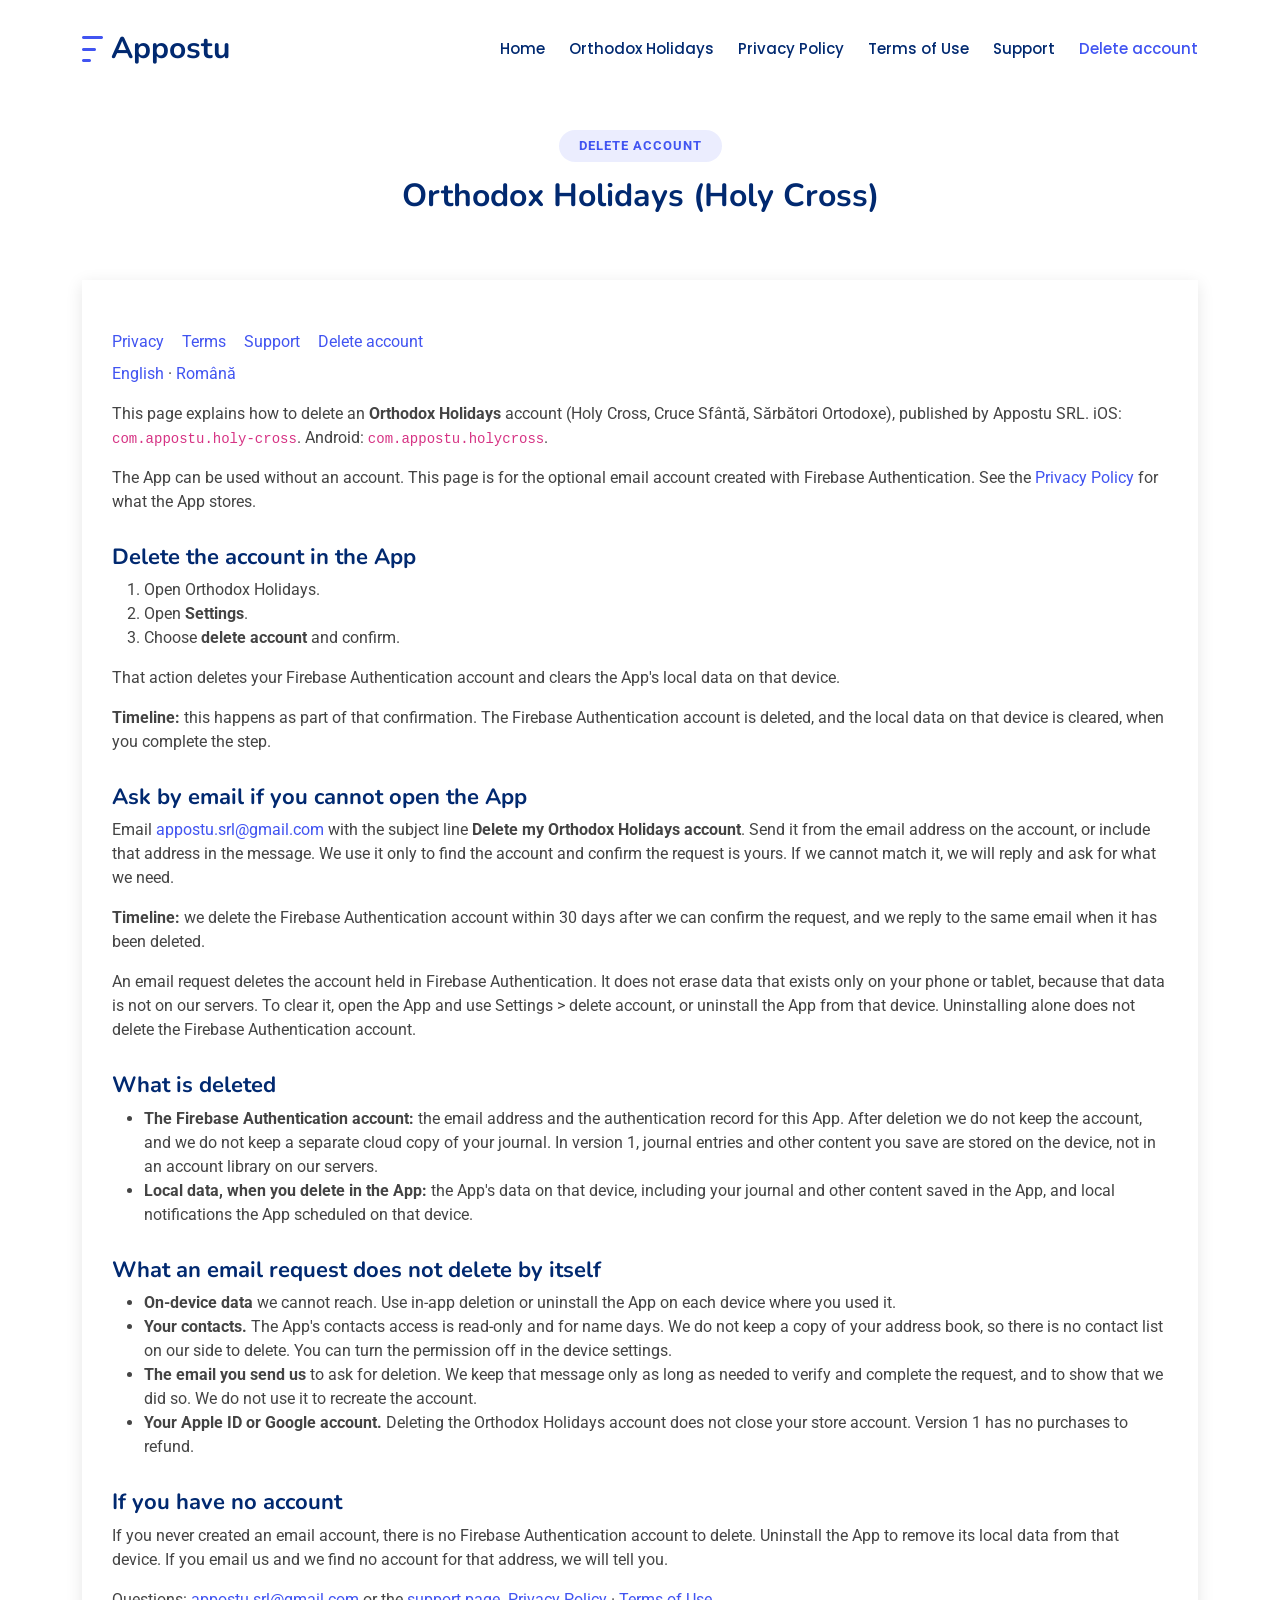
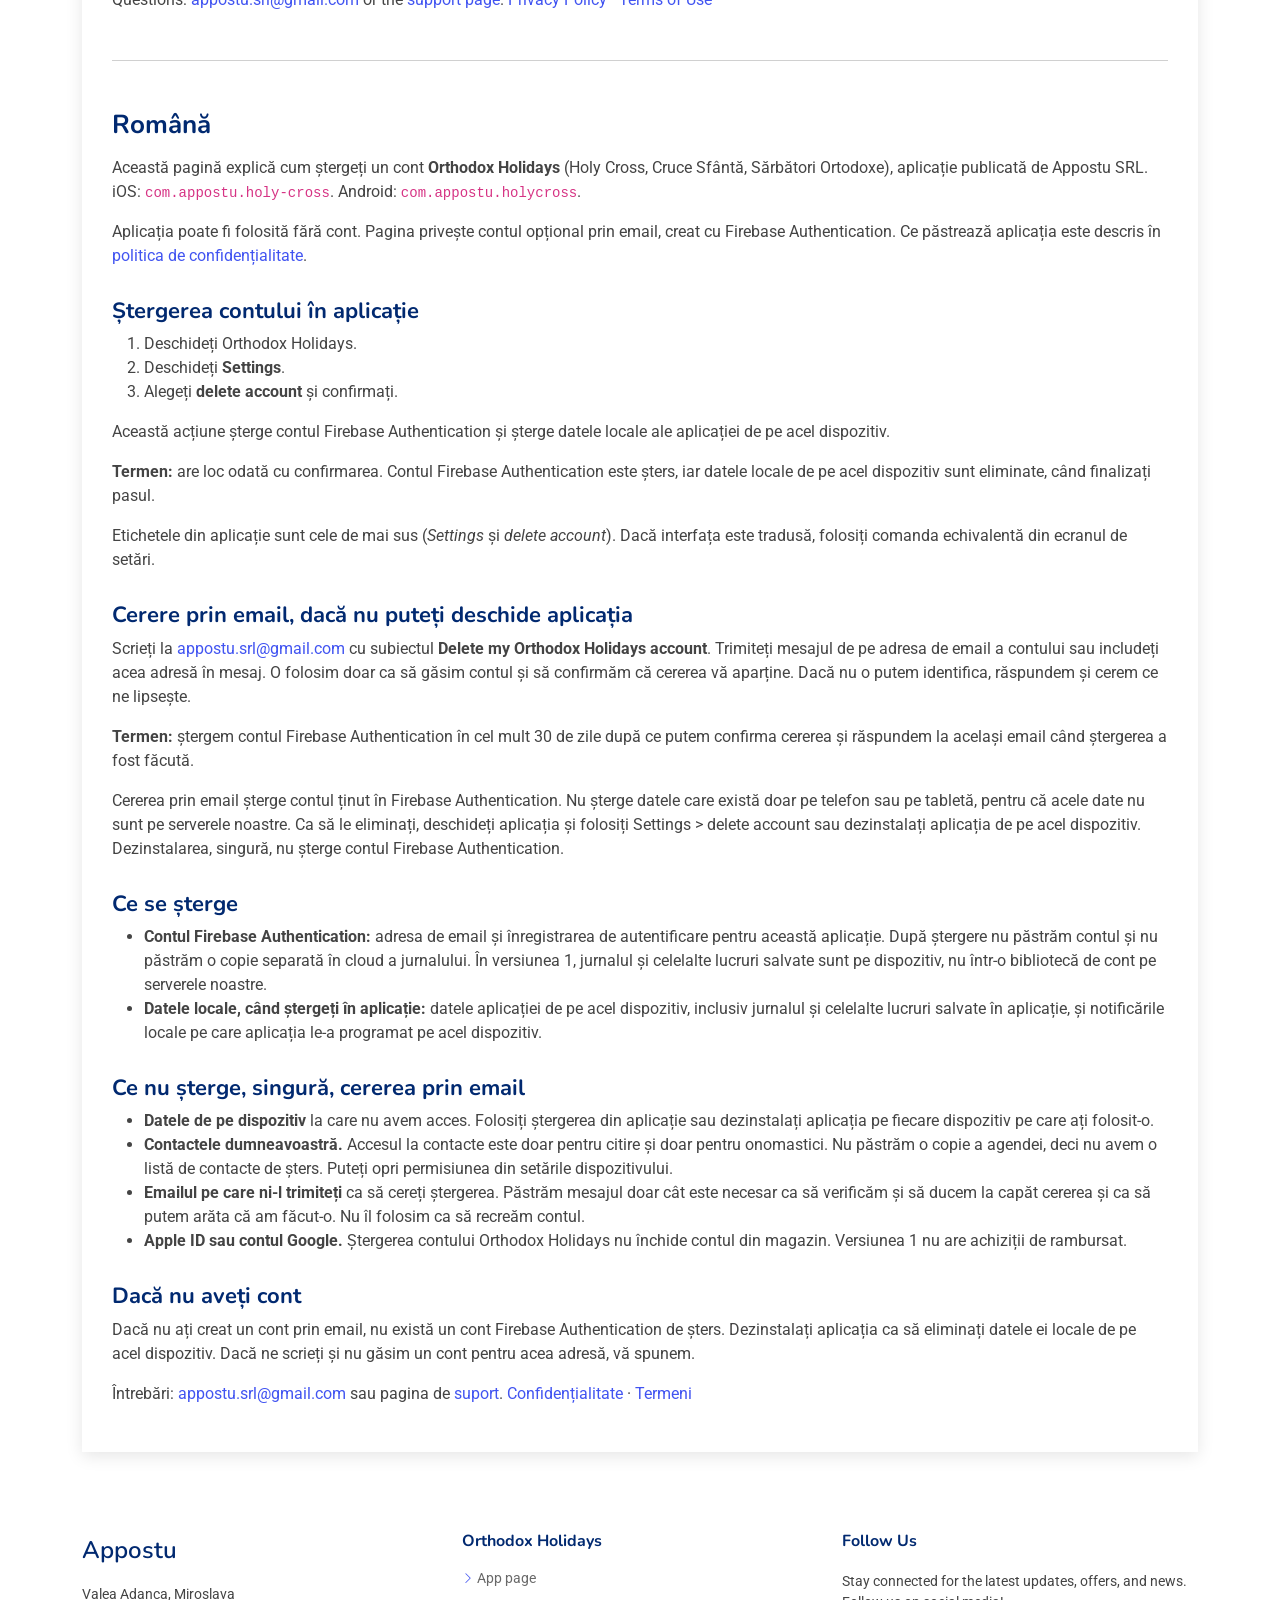
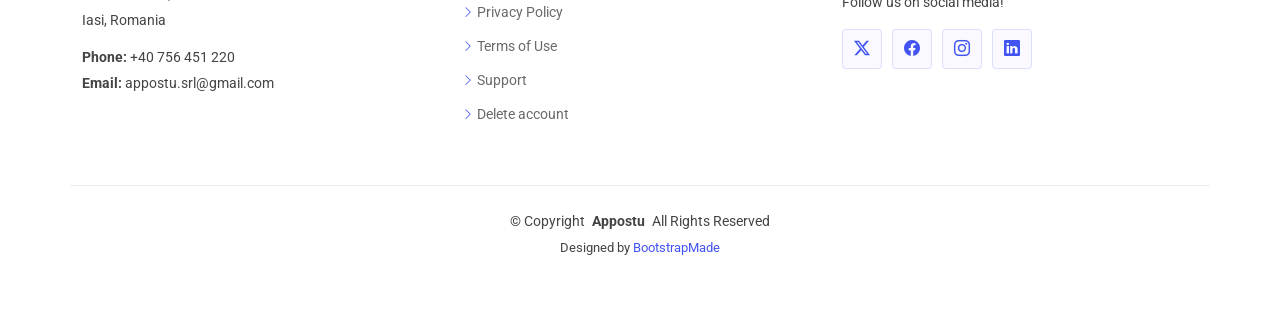
<file: holy-cross/delete-account/index.html>
<!DOCTYPE html>
<html lang="en">

<head>
  <meta charset="utf-8">
  <meta content="width=device-width, initial-scale=1.0" name="viewport">
  <title>Delete your account — Orthodox Holidays (Holy Cross)</title>
  <meta name="description" content="How to delete your Orthodox Holidays (Holy Cross) account in the app or by email, what data is deleted, and how long it takes.">
  <meta name="keywords" content="delete account, orthodox holidays, holy cross, cruce sfanta, sarbatori ortodoxe, appostu">
  <link rel="canonical" href="https://appostu.com/holy-cross/delete-account/">

  <!-- Favicons -->
  <link href="../../assets/img/favicon.svg" rel="icon">
  <link href="../../assets/img/apple-touch-icon.png" rel="apple-touch-icon">

  <!-- Fonts -->
  <link href="https://fonts.googleapis.com" rel="preconnect">
  <link href="https://fonts.gstatic.com" rel="preconnect" crossorigin>
  <link href="https://fonts.googleapis.com/css2?family=Roboto:ital,wght@0,100;0,300;0,400;0,500;0,700;0,900;1,100;1,300;1,400;1,500;1,700;1,900&family=Poppins:ital,wght@0,100;0,200;0,300;0,400;0,500;0,600;0,700;0,800;0,900;1,100;1,200;1,300;1,400;1,500;1,600;1,700;1,800;1,900&family=Nunito:ital,wght@0,200;0,300;0,400;0,500;0,600;0,700;0,800;0,900;1,200;1,300;1,400;1,500;1,600;1,700;1,800;1,900&display=swap" rel="stylesheet">

  <!-- Vendor CSS Files -->
  <link href="../../assets/vendor/bootstrap/css/bootstrap.min.css" rel="stylesheet">
  <link href="../../assets/vendor/bootstrap-icons/bootstrap-icons.css" rel="stylesheet">
  <link href="../../assets/vendor/aos/aos.css" rel="stylesheet">
  <link href="../../assets/vendor/glightbox/css/glightbox.min.css" rel="stylesheet">
  <link href="../../assets/vendor/swiper/swiper-bundle.min.css" rel="stylesheet">

  <!-- Main CSS File -->
  <link href="../../assets/css/main.css" rel="stylesheet">

  <!-- =======================================================
  * Template Name: FlexStart
  * Template URL: https://bootstrapmade.com/flexstart-bootstrap-startup-template/
  * Updated: Aug 07 2024 with Bootstrap v5.3.3
  * Author: BootstrapMade.com
  * License: https://bootstrapmade.com/license/
  ======================================================== -->
</head>

<body class="index-page">

  <header id="header" class="header d-flex align-items-center fixed-top">
    <div class="container-fluid container-xl position-relative d-flex align-items-center">
      <a href="../../index.html" class="logo d-flex align-items-center me-auto">
        <img src="../../assets/img/logo.png" alt="">
        <h1 class="sitename">Appostu</h1>
      </a>
      <nav id="navmenu" class="navmenu">
        <ul>
          <li><a href="../../index.html">Home</a></li>
          <li><a href="../../holy-cross-app.html">Orthodox Holidays</a></li>
          <li><a href="../privacy/">Privacy Policy</a></li>
          <li><a href="../terms/">Terms of Use</a></li>
          <li><a href="../support/">Support</a></li>
          <li><a href="../delete-account/" class="active">Delete account</a></li>
        </ul>
        <i class="mobile-nav-toggle d-xl-none bi bi-list"></i>
      </nav>
    </div>
  </header>

  <main class="main">

    <section id="delete-account" class="blog-details section legal-page">
      <div class="container section-title" data-aos="fade-up">
        <h2>Delete account</h2>
        <p>Orthodox Holidays (Holy Cross)</p>
      </div>

      <div class="container" data-aos="fade-up" data-aos-delay="100">
        <article class="article">
          <div class="content">
            <ul class="legal-subnav">
              <li><a href="../privacy/">Privacy</a></li>
              <li><a href="../terms/">Terms</a></li>
              <li><a href="../support/">Support</a></li>
              <li><a href="../delete-account/">Delete account</a></li>
            </ul>
            <p><a href="#en">English</a> · <a href="#ro">Română</a></p>

            <div id="en" lang="en">
              <p>This page explains how to delete an <strong>Orthodox Holidays</strong> account (Holy Cross, Cruce Sfântă, Sărbători Ortodoxe), published by Appostu SRL. iOS: <code>com.appostu.holy-cross</code>. Android: <code>com.appostu.holycross</code>.</p>
              <p>The App can be used without an account. This page is for the optional email account created with Firebase Authentication. See the <a href="../privacy/">Privacy Policy</a> for what the App stores.</p>

              <h3>Delete the account in the App</h3>
              <ol>
                <li>Open Orthodox Holidays.</li>
                <li>Open <strong>Settings</strong>.</li>
                <li>Choose <strong>delete account</strong> and confirm.</li>
              </ol>
              <p>That action deletes your Firebase Authentication account and clears the App's local data on that device.</p>
              <p><strong>Timeline:</strong> this happens as part of that confirmation. The Firebase Authentication account is deleted, and the local data on that device is cleared, when you complete the step.</p>

              <h3>Ask by email if you cannot open the App</h3>
              <p>Email <a href="mailto:appostu.srl@gmail.com">appostu.srl@gmail.com</a> with the subject line <strong>Delete my Orthodox Holidays account</strong>. Send it from the email address on the account, or include that address in the message. We use it only to find the account and confirm the request is yours. If we cannot match it, we will reply and ask for what we need.</p>
              <p><strong>Timeline:</strong> we delete the Firebase Authentication account within 30 days after we can confirm the request, and we reply to the same email when it has been deleted.</p>
              <p>An email request deletes the account held in Firebase Authentication. It does not erase data that exists only on your phone or tablet, because that data is not on our servers. To clear it, open the App and use Settings &gt; delete account, or uninstall the App from that device. Uninstalling alone does not delete the Firebase Authentication account.</p>

              <h3>What is deleted</h3>
              <ul>
                <li><strong>The Firebase Authentication account:</strong> the email address and the authentication record for this App. After deletion we do not keep the account, and we do not keep a separate cloud copy of your journal. In version 1, journal entries and other content you save are stored on the device, not in an account library on our servers.</li>
                <li><strong>Local data, when you delete in the App:</strong> the App's data on that device, including your journal and other content saved in the App, and local notifications the App scheduled on that device.</li>
              </ul>

              <h3>What an email request does not delete by itself</h3>
              <ul>
                <li><strong>On-device data</strong> we cannot reach. Use in-app deletion or uninstall the App on each device where you used it.</li>
                <li><strong>Your contacts.</strong> The App's contacts access is read-only and for name days. We do not keep a copy of your address book, so there is no contact list on our side to delete. You can turn the permission off in the device settings.</li>
                <li><strong>The email you send us</strong> to ask for deletion. We keep that message only as long as needed to verify and complete the request, and to show that we did so. We do not use it to recreate the account.</li>
                <li><strong>Your Apple ID or Google account.</strong> Deleting the Orthodox Holidays account does not close your store account. Version 1 has no purchases to refund.</li>
              </ul>

              <h3>If you have no account</h3>
              <p>If you never created an email account, there is no Firebase Authentication account to delete. Uninstall the App to remove its local data from that device. If you email us and we find no account for that address, we will tell you.</p>

              <p>Questions: <a href="mailto:appostu.srl@gmail.com">appostu.srl@gmail.com</a> or the <a href="../support/">support page</a>. <a href="../privacy/">Privacy Policy</a> · <a href="../terms/">Terms of Use</a></p>
            </div>

            <hr class="my-5">

            <div id="ro" lang="ro">
              <h2>Română</h2>
              <p>Această pagină explică cum ștergeți un cont <strong>Orthodox Holidays</strong> (Holy Cross, Cruce Sfântă, Sărbători Ortodoxe), aplicație publicată de Appostu SRL. iOS: <code>com.appostu.holy-cross</code>. Android: <code>com.appostu.holycross</code>.</p>
              <p>Aplicația poate fi folosită fără cont. Pagina privește contul opțional prin email, creat cu Firebase Authentication. Ce păstrează aplicația este descris în <a href="../privacy/">politica de confidențialitate</a>.</p>

              <h3>Ștergerea contului în aplicație</h3>
              <ol>
                <li>Deschideți Orthodox Holidays.</li>
                <li>Deschideți <strong>Settings</strong>.</li>
                <li>Alegeți <strong>delete account</strong> și confirmați.</li>
              </ol>
              <p>Această acțiune șterge contul Firebase Authentication și șterge datele locale ale aplicației de pe acel dispozitiv.</p>
              <p><strong>Termen:</strong> are loc odată cu confirmarea. Contul Firebase Authentication este șters, iar datele locale de pe acel dispozitiv sunt eliminate, când finalizați pasul.</p>
              <p>Etichetele din aplicație sunt cele de mai sus (<em>Settings</em> și <em>delete account</em>). Dacă interfața este tradusă, folosiți comanda echivalentă din ecranul de setări.</p>

              <h3>Cerere prin email, dacă nu puteți deschide aplicația</h3>
              <p>Scrieți la <a href="mailto:appostu.srl@gmail.com">appostu.srl@gmail.com</a> cu subiectul <strong>Delete my Orthodox Holidays account</strong>. Trimiteți mesajul de pe adresa de email a contului sau includeți acea adresă în mesaj. O folosim doar ca să găsim contul și să confirmăm că cererea vă aparține. Dacă nu o putem identifica, răspundem și cerem ce ne lipsește.</p>
              <p><strong>Termen:</strong> ștergem contul Firebase Authentication în cel mult 30 de zile după ce putem confirma cererea și răspundem la același email când ștergerea a fost făcută.</p>
              <p>Cererea prin email șterge contul ținut în Firebase Authentication. Nu șterge datele care există doar pe telefon sau pe tabletă, pentru că acele date nu sunt pe serverele noastre. Ca să le eliminați, deschideți aplicația și folosiți Settings &gt; delete account sau dezinstalați aplicația de pe acel dispozitiv. Dezinstalarea, singură, nu șterge contul Firebase Authentication.</p>

              <h3>Ce se șterge</h3>
              <ul>
                <li><strong>Contul Firebase Authentication:</strong> adresa de email și înregistrarea de autentificare pentru această aplicație. După ștergere nu păstrăm contul și nu păstrăm o copie separată în cloud a jurnalului. În versiunea 1, jurnalul și celelalte lucruri salvate sunt pe dispozitiv, nu într-o bibliotecă de cont pe serverele noastre.</li>
                <li><strong>Datele locale, când ștergeți în aplicație:</strong> datele aplicației de pe acel dispozitiv, inclusiv jurnalul și celelalte lucruri salvate în aplicație, și notificările locale pe care aplicația le-a programat pe acel dispozitiv.</li>
              </ul>

              <h3>Ce nu șterge, singură, cererea prin email</h3>
              <ul>
                <li><strong>Datele de pe dispozitiv</strong> la care nu avem acces. Folosiți ștergerea din aplicație sau dezinstalați aplicația pe fiecare dispozitiv pe care ați folosit-o.</li>
                <li><strong>Contactele dumneavoastră.</strong> Accesul la contacte este doar pentru citire și doar pentru onomastici. Nu păstrăm o copie a agendei, deci nu avem o listă de contacte de șters. Puteți opri permisiunea din setările dispozitivului.</li>
                <li><strong>Emailul pe care ni-l trimiteți</strong> ca să cereți ștergerea. Păstrăm mesajul doar cât este necesar ca să verificăm și să ducem la capăt cererea și ca să putem arăta că am făcut-o. Nu îl folosim ca să recreăm contul.</li>
                <li><strong>Apple ID sau contul Google.</strong> Ștergerea contului Orthodox Holidays nu închide contul din magazin. Versiunea 1 nu are achiziții de rambursat.</li>
              </ul>

              <h3>Dacă nu aveți cont</h3>
              <p>Dacă nu ați creat un cont prin email, nu există un cont Firebase Authentication de șters. Dezinstalați aplicația ca să eliminați datele ei locale de pe acel dispozitiv. Dacă ne scrieți și nu găsim un cont pentru acea adresă, vă spunem.</p>

              <p>Întrebări: <a href="mailto:appostu.srl@gmail.com">appostu.srl@gmail.com</a> sau pagina de <a href="../support/">suport</a>. <a href="../privacy/">Confidențialitate</a> · <a href="../terms/">Termeni</a></p>
            </div>
          </div>
        </article>
      </div>
    </section>

  </main>

  <footer id="footer" class="footer">
    <div class="container footer-top">
      <div class="row gy-4">
        <div class="col-lg-4 col-md-6 footer-about">
          <a href="../../index.html" class="d-flex align-items-center">
            <span class="sitename">Appostu</span>
          </a>
          <div class="footer-contact pt-3">
            <p>Valea Adanca, Miroslava</p>
            <p>Iasi, Romania</p>
            <p class="mt-3"><strong>Phone:</strong> <span>+40 756 451 220</span></p>
            <p><strong>Email:</strong> <span>appostu.srl@gmail.com</span></p>
          </div>
        </div>

        <div class="col-lg-4 col-md-6 footer-links">
          <h4>Orthodox Holidays</h4>
          <ul>
            <li><i class="bi bi-chevron-right"></i> <a href="../../holy-cross-app.html">App page</a></li>
            <li><i class="bi bi-chevron-right"></i> <a href="../privacy/">Privacy Policy</a></li>
            <li><i class="bi bi-chevron-right"></i> <a href="../terms/">Terms of Use</a></li>
            <li><i class="bi bi-chevron-right"></i> <a href="../support/">Support</a></li>
            <li><i class="bi bi-chevron-right"></i> <a href="../delete-account/">Delete account</a></li>
          </ul>
        </div>

        <div class="col-lg-4 col-md-12">
          <h4>Follow Us</h4>
          <p>Stay connected for the latest updates, offers, and news. Follow us on social media!</p>
          <div class="social-links d-flex">
            <a href="http://x.com/appostu"><i class="bi bi-twitter-x"></i></a>
            <a href=""><i class="bi bi-facebook"></i></a>
            <a href=""><i class="bi bi-instagram"></i></a>
            <a href="https://www.linkedin.com/company/appostu"><i class="bi bi-linkedin"></i></a>
          </div>
        </div>
      </div>
    </div>

    <div class="container copyright text-center mt-4">
      <p>© <span>Copyright</span> <strong class="px-1 sitename">Appostu</strong> <span>All Rights Reserved</span></p>
      <div class="credits">
        <!-- All the links in the footer should remain intact. -->
        <!-- You can delete the links only if you've purchased the pro version. -->
        <!-- Licensing information: https://bootstrapmade.com/license/ -->
        <!-- Purchase the pro version with working PHP/AJAX contact form: [buy-url] -->
        Designed by <a href="https://bootstrapmade.com/">BootstrapMade</a>
      </div>
    </div>
  </footer>

  <a href="#" id="scroll-top" class="scroll-top d-flex align-items-center justify-content-center"><i class="bi bi-arrow-up-short"></i></a>

  <script src="../../assets/vendor/bootstrap/js/bootstrap.bundle.min.js"></script>
  <script src="../../assets/vendor/aos/aos.js"></script>
  <script src="../../assets/vendor/glightbox/js/glightbox.min.js"></script>
  <script src="../../assets/vendor/purecounter/purecounter_vanilla.js"></script>
  <script src="../../assets/vendor/swiper/swiper-bundle.min.js"></script>
  <script src="../../assets/js/main.js"></script>

</body>

</html>
</file>
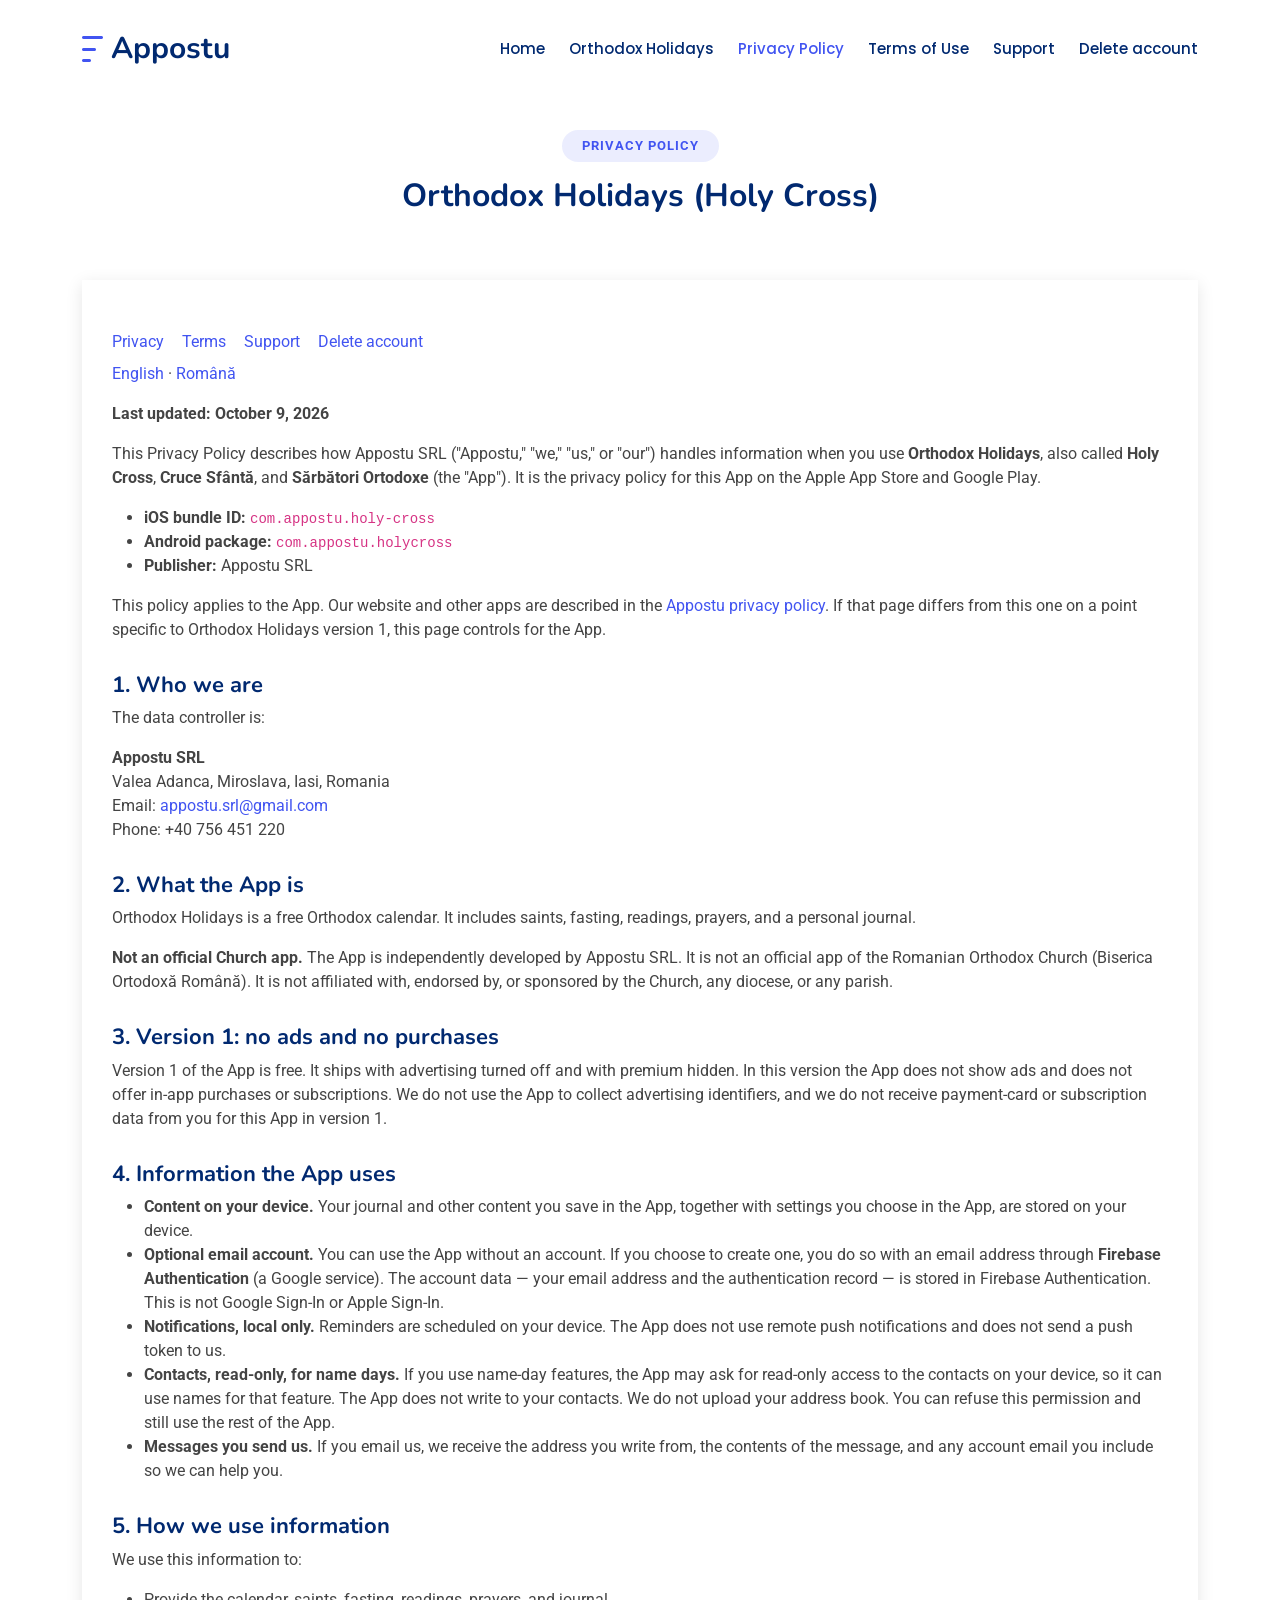
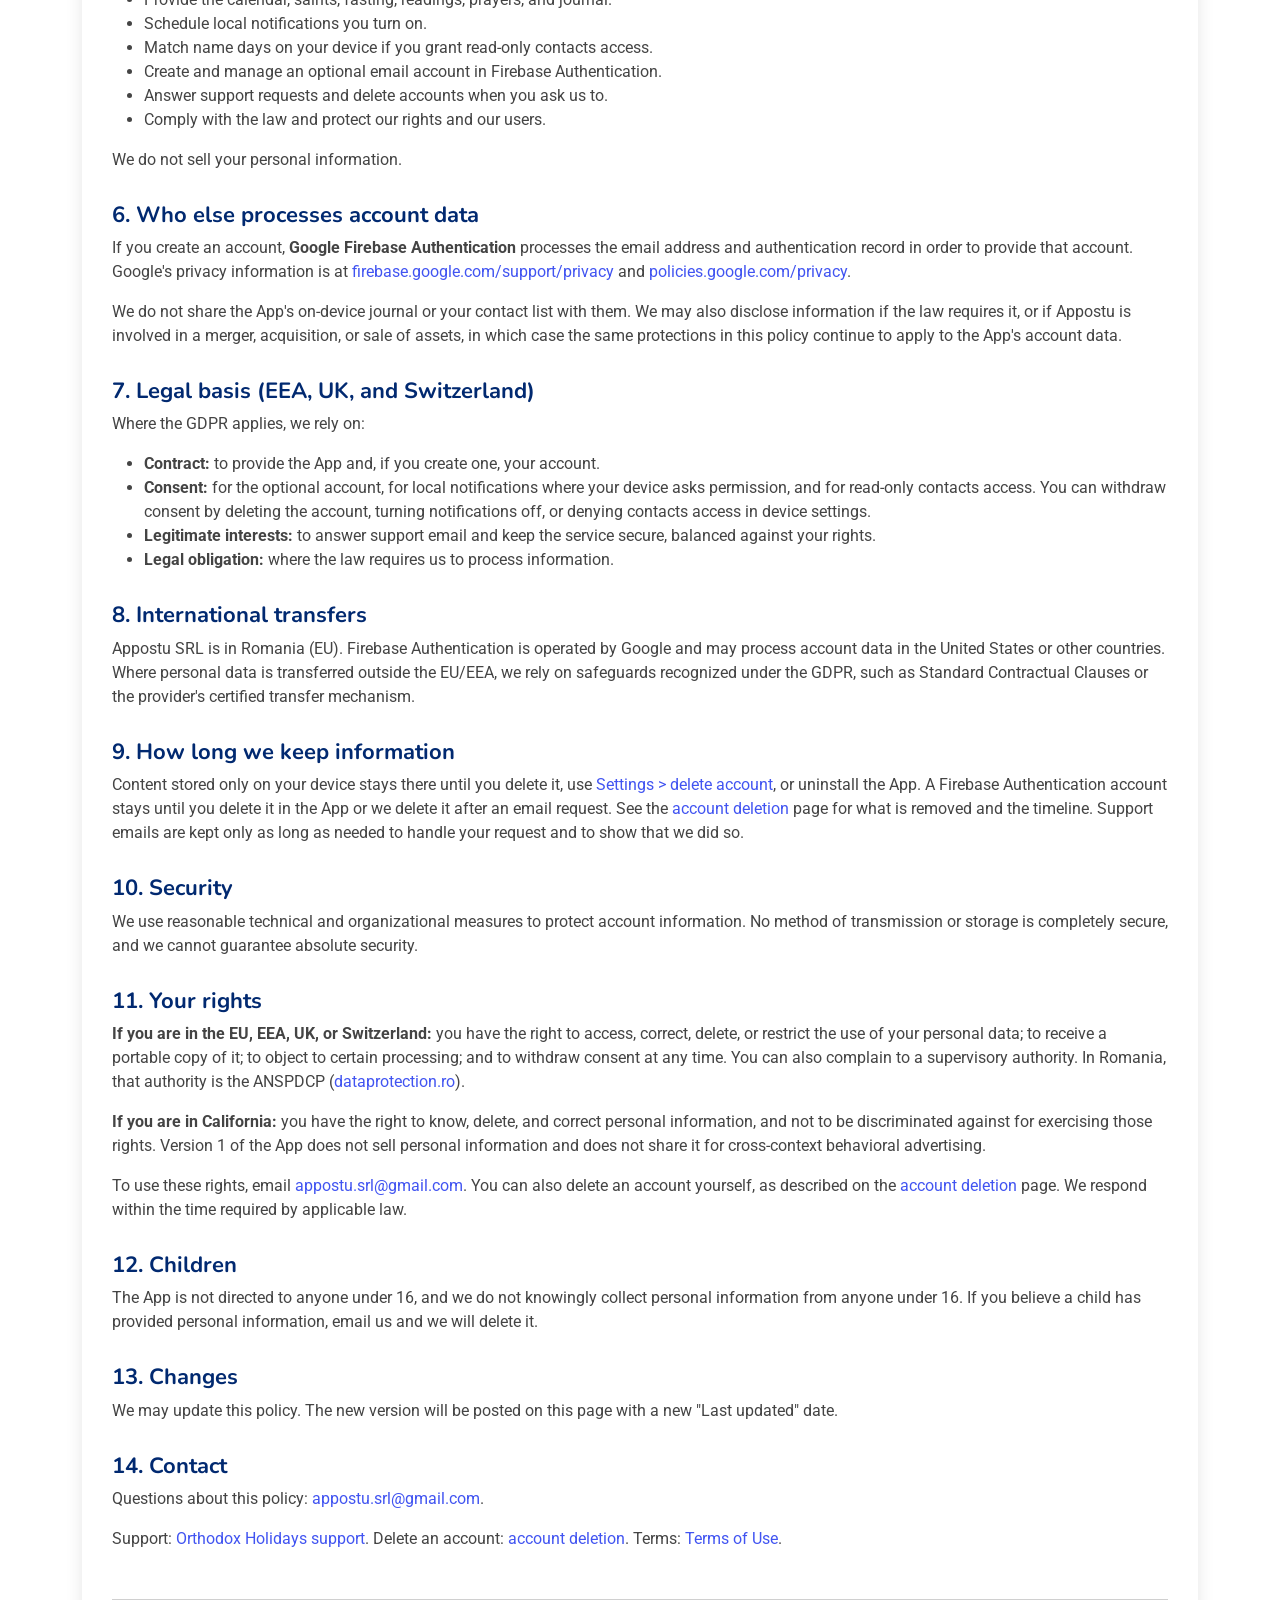
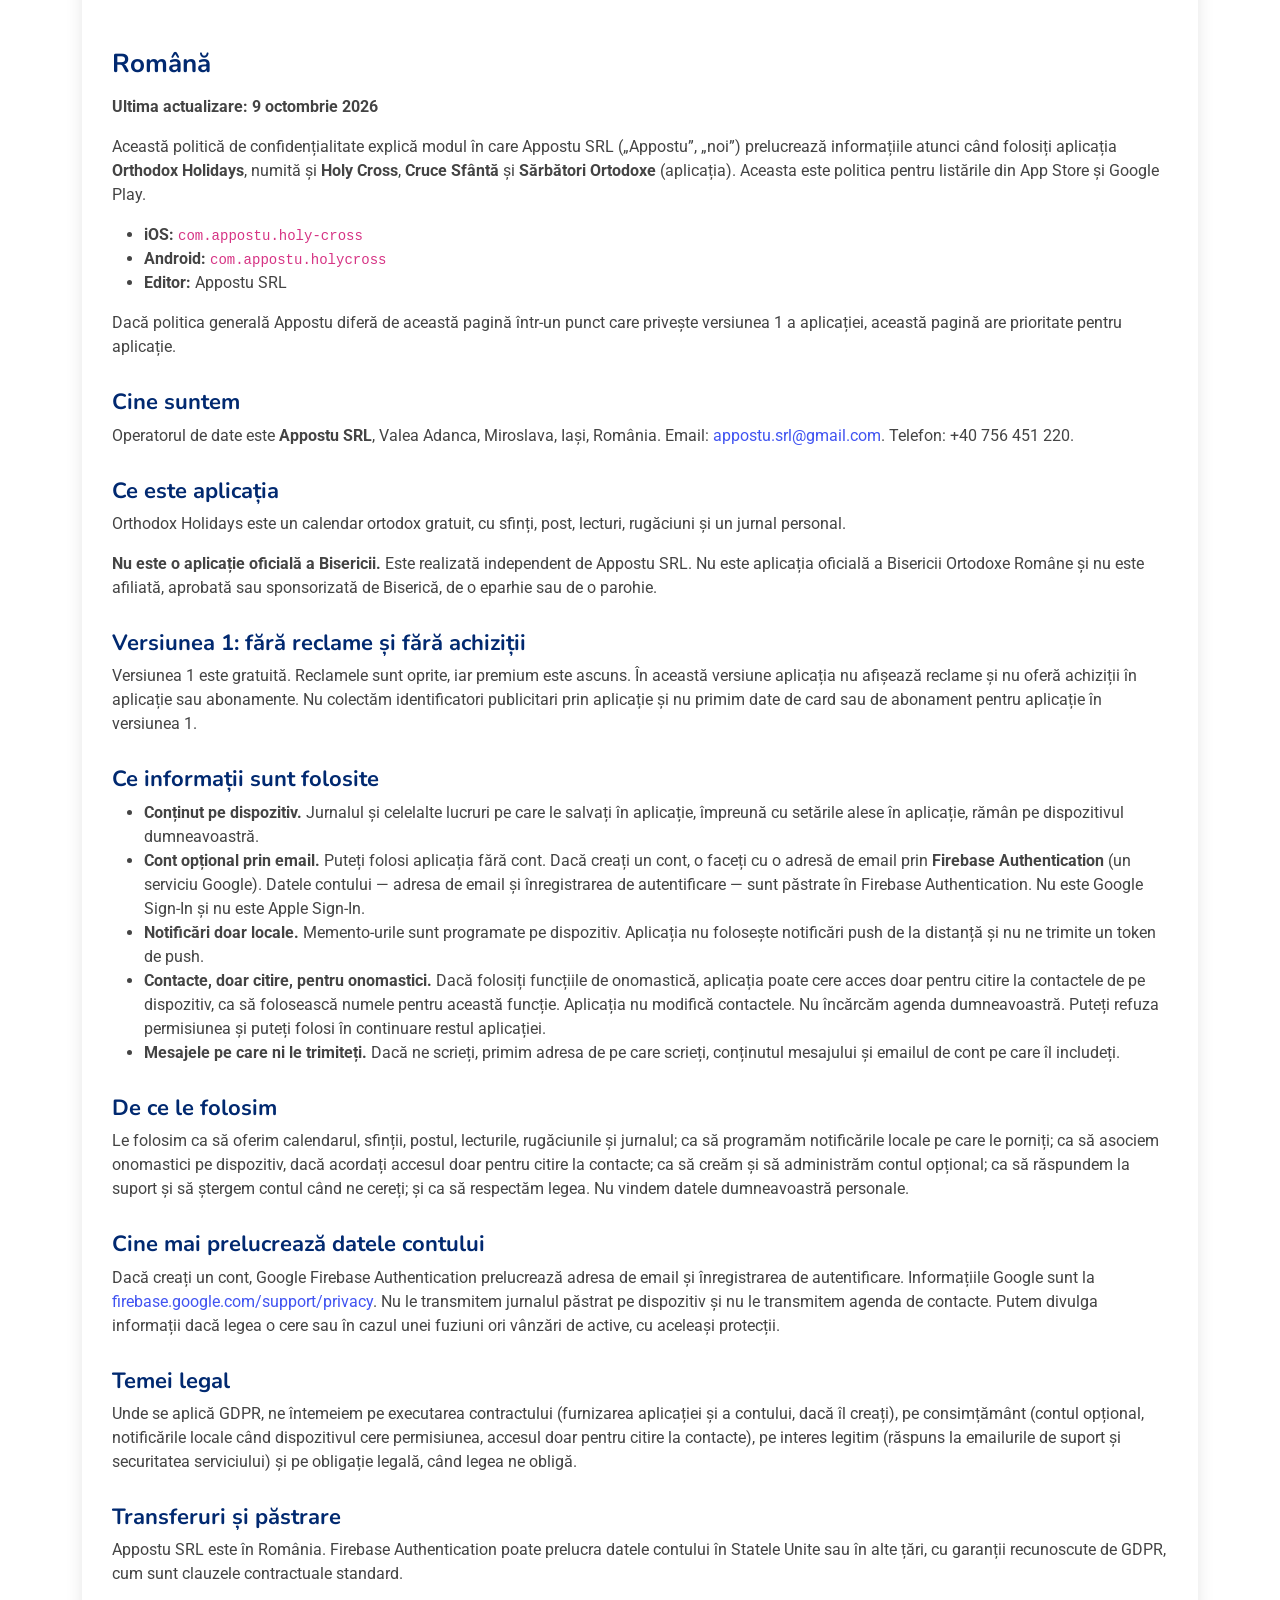
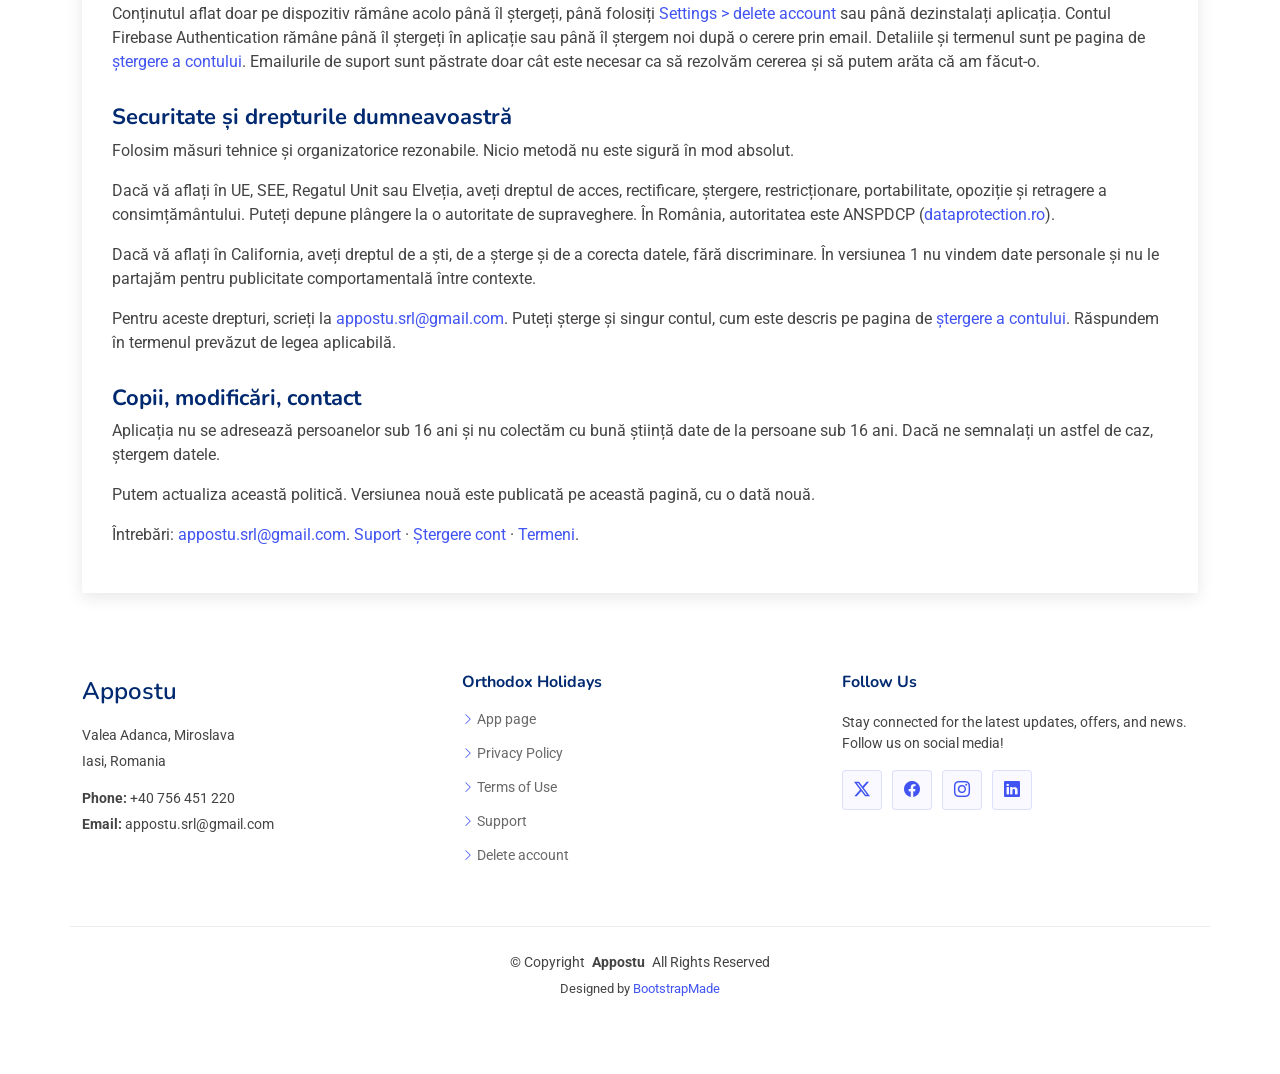
<file: holy-cross/privacy/index.html>
<!DOCTYPE html>
<html lang="en">

<head>
  <meta charset="utf-8">
  <meta content="width=device-width, initial-scale=1.0" name="viewport">
  <title>Privacy Policy — Orthodox Holidays (Holy Cross)</title>
  <meta name="description" content="Privacy Policy for Orthodox Holidays (Holy Cross / Cruce Sfântă / Sărbători Ortodoxe), the free Orthodox calendar app from Appostu SRL.">
  <meta name="keywords" content="privacy policy, orthodox holidays, holy cross, cruce sfanta, sarbatori ortodoxe, appostu">
  <link rel="canonical" href="https://appostu.com/holy-cross/privacy/">

  <!-- Favicons -->
  <link href="../../assets/img/favicon.svg" rel="icon">
  <link href="../../assets/img/apple-touch-icon.png" rel="apple-touch-icon">

  <!-- Fonts -->
  <link href="https://fonts.googleapis.com" rel="preconnect">
  <link href="https://fonts.gstatic.com" rel="preconnect" crossorigin>
  <link href="https://fonts.googleapis.com/css2?family=Roboto:ital,wght@0,100;0,300;0,400;0,500;0,700;0,900;1,100;1,300;1,400;1,500;1,700;1,900&family=Poppins:ital,wght@0,100;0,200;0,300;0,400;0,500;0,600;0,700;0,800;0,900;1,100;1,200;1,300;1,400;1,500;1,600;1,700;1,800;1,900&family=Nunito:ital,wght@0,200;0,300;0,400;0,500;0,600;0,700;0,800;0,900;1,200;1,300;1,400;1,500;1,600;1,700;1,800;1,900&display=swap" rel="stylesheet">

  <!-- Vendor CSS Files -->
  <link href="../../assets/vendor/bootstrap/css/bootstrap.min.css" rel="stylesheet">
  <link href="../../assets/vendor/bootstrap-icons/bootstrap-icons.css" rel="stylesheet">
  <link href="../../assets/vendor/aos/aos.css" rel="stylesheet">
  <link href="../../assets/vendor/glightbox/css/glightbox.min.css" rel="stylesheet">
  <link href="../../assets/vendor/swiper/swiper-bundle.min.css" rel="stylesheet">

  <!-- Main CSS File -->
  <link href="../../assets/css/main.css" rel="stylesheet">

  <!-- =======================================================
  * Template Name: FlexStart
  * Template URL: https://bootstrapmade.com/flexstart-bootstrap-startup-template/
  * Updated: Aug 07 2024 with Bootstrap v5.3.3
  * Author: BootstrapMade.com
  * License: https://bootstrapmade.com/license/
  ======================================================== -->
</head>

<body class="index-page">

  <header id="header" class="header d-flex align-items-center fixed-top">
    <div class="container-fluid container-xl position-relative d-flex align-items-center">
      <a href="../../index.html" class="logo d-flex align-items-center me-auto">
        <img src="../../assets/img/logo.png" alt="">
        <h1 class="sitename">Appostu</h1>
      </a>
      <nav id="navmenu" class="navmenu">
        <ul>
          <li><a href="../../index.html">Home</a></li>
          <li><a href="../../holy-cross-app.html">Orthodox Holidays</a></li>
          <li><a href="../privacy/" class="active">Privacy Policy</a></li>
          <li><a href="../terms/">Terms of Use</a></li>
          <li><a href="../support/">Support</a></li>
          <li><a href="../delete-account/">Delete account</a></li>
        </ul>
        <i class="mobile-nav-toggle d-xl-none bi bi-list"></i>
      </nav>
    </div>
  </header>

  <main class="main">

    <section id="privacy-policy" class="blog-details section legal-page">
      <div class="container section-title" data-aos="fade-up">
        <h2>Privacy Policy</h2>
        <p>Orthodox Holidays (Holy Cross)</p>
      </div>

      <div class="container" data-aos="fade-up" data-aos-delay="100">
        <article class="article">
          <div class="content">
            <ul class="legal-subnav">
              <li><a href="../privacy/">Privacy</a></li>
              <li><a href="../terms/">Terms</a></li>
              <li><a href="../support/">Support</a></li>
              <li><a href="../delete-account/">Delete account</a></li>
            </ul>
            <p><a href="#en">English</a> · <a href="#ro">Română</a></p>

            <div id="en" lang="en">
              <p><strong>Last updated: October 9, 2026</strong></p>
              <p>This Privacy Policy describes how Appostu SRL ("Appostu," "we," "us," or "our") handles information when you use <strong>Orthodox Holidays</strong>, also called <strong>Holy Cross</strong>, <strong>Cruce Sfântă</strong>, and <strong>Sărbători Ortodoxe</strong> (the "App"). It is the privacy policy for this App on the Apple App Store and Google Play.</p>
              <ul>
                <li><strong>iOS bundle ID:</strong> <code>com.appostu.holy-cross</code></li>
                <li><strong>Android package:</strong> <code>com.appostu.holycross</code></li>
                <li><strong>Publisher:</strong> Appostu SRL</li>
              </ul>
              <p>This policy applies to the App. Our website and other apps are described in the <a href="../../privacypolicy.html">Appostu privacy policy</a>. If that page differs from this one on a point specific to Orthodox Holidays version 1, this page controls for the App.</p>

              <h3>1. Who we are</h3>
              <p>The data controller is:</p>
              <p><strong>Appostu SRL</strong><br>
                Valea Adanca, Miroslava, Iasi, Romania<br>
                Email: <a href="mailto:appostu.srl@gmail.com">appostu.srl@gmail.com</a><br>
                Phone: +40 756 451 220</p>

              <h3>2. What the App is</h3>
              <p>Orthodox Holidays is a free Orthodox calendar. It includes saints, fasting, readings, prayers, and a personal journal.</p>
              <p><strong>Not an official Church app.</strong> The App is independently developed by Appostu SRL. It is not an official app of the Romanian Orthodox Church (Biserica Ortodoxă Română). It is not affiliated with, endorsed by, or sponsored by the Church, any diocese, or any parish.</p>

              <h3>3. Version 1: no ads and no purchases</h3>
              <p>Version 1 of the App is free. It ships with advertising turned off and with premium hidden. In this version the App does not show ads and does not offer in-app purchases or subscriptions. We do not use the App to collect advertising identifiers, and we do not receive payment-card or subscription data from you for this App in version 1.</p>

              <h3>4. Information the App uses</h3>
              <ul>
                <li><strong>Content on your device.</strong> Your journal and other content you save in the App, together with settings you choose in the App, are stored on your device.</li>
                <li><strong>Optional email account.</strong> You can use the App without an account. If you choose to create one, you do so with an email address through <strong>Firebase Authentication</strong> (a Google service). The account data — your email address and the authentication record — is stored in Firebase Authentication. This is not Google Sign-In or Apple Sign-In.</li>
                <li><strong>Notifications, local only.</strong> Reminders are scheduled on your device. The App does not use remote push notifications and does not send a push token to us.</li>
                <li><strong>Contacts, read-only, for name days.</strong> If you use name-day features, the App may ask for read-only access to the contacts on your device, so it can use names for that feature. The App does not write to your contacts. We do not upload your address book. You can refuse this permission and still use the rest of the App.</li>
                <li><strong>Messages you send us.</strong> If you email us, we receive the address you write from, the contents of the message, and any account email you include so we can help you.</li>
              </ul>

              <h3>5. How we use information</h3>
              <p>We use this information to:</p>
              <ul>
                <li>Provide the calendar, saints, fasting, readings, prayers, and journal.</li>
                <li>Schedule local notifications you turn on.</li>
                <li>Match name days on your device if you grant read-only contacts access.</li>
                <li>Create and manage an optional email account in Firebase Authentication.</li>
                <li>Answer support requests and delete accounts when you ask us to.</li>
                <li>Comply with the law and protect our rights and our users.</li>
              </ul>
              <p>We do not sell your personal information.</p>

              <h3>6. Who else processes account data</h3>
              <p>If you create an account, <strong>Google Firebase Authentication</strong> processes the email address and authentication record in order to provide that account. Google's privacy information is at <a href="https://firebase.google.com/support/privacy" target="_blank" rel="noopener">firebase.google.com/support/privacy</a> and <a href="https://policies.google.com/privacy" target="_blank" rel="noopener">policies.google.com/privacy</a>.</p>
              <p>We do not share the App's on-device journal or your contact list with them. We may also disclose information if the law requires it, or if Appostu is involved in a merger, acquisition, or sale of assets, in which case the same protections in this policy continue to apply to the App's account data.</p>

              <h3>7. Legal basis (EEA, UK, and Switzerland)</h3>
              <p>Where the GDPR applies, we rely on:</p>
              <ul>
                <li><strong>Contract:</strong> to provide the App and, if you create one, your account.</li>
                <li><strong>Consent:</strong> for the optional account, for local notifications where your device asks permission, and for read-only contacts access. You can withdraw consent by deleting the account, turning notifications off, or denying contacts access in device settings.</li>
                <li><strong>Legitimate interests:</strong> to answer support email and keep the service secure, balanced against your rights.</li>
                <li><strong>Legal obligation:</strong> where the law requires us to process information.</li>
              </ul>

              <h3>8. International transfers</h3>
              <p>Appostu SRL is in Romania (EU). Firebase Authentication is operated by Google and may process account data in the United States or other countries. Where personal data is transferred outside the EU/EEA, we rely on safeguards recognized under the GDPR, such as Standard Contractual Clauses or the provider's certified transfer mechanism.</p>

              <h3>9. How long we keep information</h3>
              <p>Content stored only on your device stays there until you delete it, use <a href="../delete-account/">Settings &gt; delete account</a>, or uninstall the App. A Firebase Authentication account stays until you delete it in the App or we delete it after an email request. See the <a href="../delete-account/">account deletion</a> page for what is removed and the timeline. Support emails are kept only as long as needed to handle your request and to show that we did so.</p>

              <h3>10. Security</h3>
              <p>We use reasonable technical and organizational measures to protect account information. No method of transmission or storage is completely secure, and we cannot guarantee absolute security.</p>

              <h3>11. Your rights</h3>
              <p><strong>If you are in the EU, EEA, UK, or Switzerland:</strong> you have the right to access, correct, delete, or restrict the use of your personal data; to receive a portable copy of it; to object to certain processing; and to withdraw consent at any time. You can also complain to a supervisory authority. In Romania, that authority is the ANSPDCP (<a href="https://www.dataprotection.ro/" target="_blank" rel="noopener">dataprotection.ro</a>).</p>
              <p><strong>If you are in California:</strong> you have the right to know, delete, and correct personal information, and not to be discriminated against for exercising those rights. Version 1 of the App does not sell personal information and does not share it for cross-context behavioral advertising.</p>
              <p>To use these rights, email <a href="mailto:appostu.srl@gmail.com">appostu.srl@gmail.com</a>. You can also delete an account yourself, as described on the <a href="../delete-account/">account deletion</a> page. We respond within the time required by applicable law.</p>

              <h3>12. Children</h3>
              <p>The App is not directed to anyone under 16, and we do not knowingly collect personal information from anyone under 16. If you believe a child has provided personal information, email us and we will delete it.</p>

              <h3>13. Changes</h3>
              <p>We may update this policy. The new version will be posted on this page with a new "Last updated" date.</p>

              <h3>14. Contact</h3>
              <p>Questions about this policy: <a href="mailto:appostu.srl@gmail.com">appostu.srl@gmail.com</a>.</p>
              <p>Support: <a href="../support/">Orthodox Holidays support</a>. Delete an account: <a href="../delete-account/">account deletion</a>. Terms: <a href="../terms/">Terms of Use</a>.</p>
            </div>

            <hr class="my-5">

            <div id="ro" lang="ro">
              <h2>Română</h2>
              <p><strong>Ultima actualizare: 9 octombrie 2026</strong></p>
              <p>Această politică de confidențialitate explică modul în care Appostu SRL („Appostu”, „noi”) prelucrează informațiile atunci când folosiți aplicația <strong>Orthodox Holidays</strong>, numită și <strong>Holy Cross</strong>, <strong>Cruce Sfântă</strong> și <strong>Sărbători Ortodoxe</strong> (aplicația). Aceasta este politica pentru listările din App Store și Google Play.</p>
              <ul>
                <li><strong>iOS:</strong> <code>com.appostu.holy-cross</code></li>
                <li><strong>Android:</strong> <code>com.appostu.holycross</code></li>
                <li><strong>Editor:</strong> Appostu SRL</li>
              </ul>
              <p>Dacă politica generală Appostu diferă de această pagină într-un punct care privește versiunea 1 a aplicației, această pagină are prioritate pentru aplicație.</p>

              <h3>Cine suntem</h3>
              <p>Operatorul de date este <strong>Appostu SRL</strong>, Valea Adanca, Miroslava, Iași, România. Email: <a href="mailto:appostu.srl@gmail.com">appostu.srl@gmail.com</a>. Telefon: +40 756 451 220.</p>

              <h3>Ce este aplicația</h3>
              <p>Orthodox Holidays este un calendar ortodox gratuit, cu sfinți, post, lecturi, rugăciuni și un jurnal personal.</p>
              <p><strong>Nu este o aplicație oficială a Bisericii.</strong> Este realizată independent de Appostu SRL. Nu este aplicația oficială a Bisericii Ortodoxe Române și nu este afiliată, aprobată sau sponsorizată de Biserică, de o eparhie sau de o parohie.</p>

              <h3>Versiunea 1: fără reclame și fără achiziții</h3>
              <p>Versiunea 1 este gratuită. Reclamele sunt oprite, iar premium este ascuns. În această versiune aplicația nu afișează reclame și nu oferă achiziții în aplicație sau abonamente. Nu colectăm identificatori publicitari prin aplicație și nu primim date de card sau de abonament pentru aplicație în versiunea 1.</p>

              <h3>Ce informații sunt folosite</h3>
              <ul>
                <li><strong>Conținut pe dispozitiv.</strong> Jurnalul și celelalte lucruri pe care le salvați în aplicație, împreună cu setările alese în aplicație, rămân pe dispozitivul dumneavoastră.</li>
                <li><strong>Cont opțional prin email.</strong> Puteți folosi aplicația fără cont. Dacă creați un cont, o faceți cu o adresă de email prin <strong>Firebase Authentication</strong> (un serviciu Google). Datele contului — adresa de email și înregistrarea de autentificare — sunt păstrate în Firebase Authentication. Nu este Google Sign-In și nu este Apple Sign-In.</li>
                <li><strong>Notificări doar locale.</strong> Memento-urile sunt programate pe dispozitiv. Aplicația nu folosește notificări push de la distanță și nu ne trimite un token de push.</li>
                <li><strong>Contacte, doar citire, pentru onomastici.</strong> Dacă folosiți funcțiile de onomastică, aplicația poate cere acces doar pentru citire la contactele de pe dispozitiv, ca să folosească numele pentru această funcție. Aplicația nu modifică contactele. Nu încărcăm agenda dumneavoastră. Puteți refuza permisiunea și puteți folosi în continuare restul aplicației.</li>
                <li><strong>Mesajele pe care ni le trimiteți.</strong> Dacă ne scrieți, primim adresa de pe care scrieți, conținutul mesajului și emailul de cont pe care îl includeți.</li>
              </ul>

              <h3>De ce le folosim</h3>
              <p>Le folosim ca să oferim calendarul, sfinții, postul, lecturile, rugăciunile și jurnalul; ca să programăm notificările locale pe care le porniți; ca să asociem onomastici pe dispozitiv, dacă acordați accesul doar pentru citire la contacte; ca să creăm și să administrăm contul opțional; ca să răspundem la suport și să ștergem contul când ne cereți; și ca să respectăm legea. Nu vindem datele dumneavoastră personale.</p>

              <h3>Cine mai prelucrează datele contului</h3>
              <p>Dacă creați un cont, Google Firebase Authentication prelucrează adresa de email și înregistrarea de autentificare. Informațiile Google sunt la <a href="https://firebase.google.com/support/privacy" target="_blank" rel="noopener">firebase.google.com/support/privacy</a>. Nu le transmitem jurnalul păstrat pe dispozitiv și nu le transmitem agenda de contacte. Putem divulga informații dacă legea o cere sau în cazul unei fuziuni ori vânzări de active, cu aceleași protecții.</p>

              <h3>Temei legal</h3>
              <p>Unde se aplică GDPR, ne întemeiem pe executarea contractului (furnizarea aplicației și a contului, dacă îl creați), pe consimțământ (contul opțional, notificările locale când dispozitivul cere permisiunea, accesul doar pentru citire la contacte), pe interes legitim (răspuns la emailurile de suport și securitatea serviciului) și pe obligație legală, când legea ne obligă.</p>

              <h3>Transferuri și păstrare</h3>
              <p>Appostu SRL este în România. Firebase Authentication poate prelucra datele contului în Statele Unite sau în alte țări, cu garanții recunoscute de GDPR, cum sunt clauzele contractuale standard.</p>
              <p>Conținutul aflat doar pe dispozitiv rămâne acolo până îl ștergeți, până folosiți <a href="../delete-account/">Settings &gt; delete account</a> sau până dezinstalați aplicația. Contul Firebase Authentication rămâne până îl ștergeți în aplicație sau până îl ștergem noi după o cerere prin email. Detaliile și termenul sunt pe pagina de <a href="../delete-account/">ștergere a contului</a>. Emailurile de suport sunt păstrate doar cât este necesar ca să rezolvăm cererea și să putem arăta că am făcut-o.</p>

              <h3>Securitate și drepturile dumneavoastră</h3>
              <p>Folosim măsuri tehnice și organizatorice rezonabile. Nicio metodă nu este sigură în mod absolut.</p>
              <p>Dacă vă aflați în UE, SEE, Regatul Unit sau Elveția, aveți dreptul de acces, rectificare, ștergere, restricționare, portabilitate, opoziție și retragere a consimțământului. Puteți depune plângere la o autoritate de supraveghere. În România, autoritatea este ANSPDCP (<a href="https://www.dataprotection.ro/" target="_blank" rel="noopener">dataprotection.ro</a>).</p>
              <p>Dacă vă aflați în California, aveți dreptul de a ști, de a șterge și de a corecta datele, fără discriminare. În versiunea 1 nu vindem date personale și nu le partajăm pentru publicitate comportamentală între contexte.</p>
              <p>Pentru aceste drepturi, scrieți la <a href="mailto:appostu.srl@gmail.com">appostu.srl@gmail.com</a>. Puteți șterge și singur contul, cum este descris pe pagina de <a href="../delete-account/">ștergere a contului</a>. Răspundem în termenul prevăzut de legea aplicabilă.</p>

              <h3>Copii, modificări, contact</h3>
              <p>Aplicația nu se adresează persoanelor sub 16 ani și nu colectăm cu bună știință date de la persoane sub 16 ani. Dacă ne semnalați un astfel de caz, ștergem datele.</p>
              <p>Putem actualiza această politică. Versiunea nouă este publicată pe această pagină, cu o dată nouă.</p>
              <p>Întrebări: <a href="mailto:appostu.srl@gmail.com">appostu.srl@gmail.com</a>. <a href="../support/">Suport</a> · <a href="../delete-account/">Ștergere cont</a> · <a href="../terms/">Termeni</a>.</p>
            </div>
          </div>
        </article>
      </div>
    </section>

  </main>

  <footer id="footer" class="footer">
    <div class="container footer-top">
      <div class="row gy-4">
        <div class="col-lg-4 col-md-6 footer-about">
          <a href="../../index.html" class="d-flex align-items-center">
            <span class="sitename">Appostu</span>
          </a>
          <div class="footer-contact pt-3">
            <p>Valea Adanca, Miroslava</p>
            <p>Iasi, Romania</p>
            <p class="mt-3"><strong>Phone:</strong> <span>+40 756 451 220</span></p>
            <p><strong>Email:</strong> <span>appostu.srl@gmail.com</span></p>
          </div>
        </div>

        <div class="col-lg-4 col-md-6 footer-links">
          <h4>Orthodox Holidays</h4>
          <ul>
            <li><i class="bi bi-chevron-right"></i> <a href="../../holy-cross-app.html">App page</a></li>
            <li><i class="bi bi-chevron-right"></i> <a href="../privacy/">Privacy Policy</a></li>
            <li><i class="bi bi-chevron-right"></i> <a href="../terms/">Terms of Use</a></li>
            <li><i class="bi bi-chevron-right"></i> <a href="../support/">Support</a></li>
            <li><i class="bi bi-chevron-right"></i> <a href="../delete-account/">Delete account</a></li>
          </ul>
        </div>

        <div class="col-lg-4 col-md-12">
          <h4>Follow Us</h4>
          <p>Stay connected for the latest updates, offers, and news. Follow us on social media!</p>
          <div class="social-links d-flex">
            <a href="http://x.com/appostu"><i class="bi bi-twitter-x"></i></a>
            <a href=""><i class="bi bi-facebook"></i></a>
            <a href=""><i class="bi bi-instagram"></i></a>
            <a href="https://www.linkedin.com/company/appostu"><i class="bi bi-linkedin"></i></a>
          </div>
        </div>
      </div>
    </div>

    <div class="container copyright text-center mt-4">
      <p>© <span>Copyright</span> <strong class="px-1 sitename">Appostu</strong> <span>All Rights Reserved</span></p>
      <div class="credits">
        <!-- All the links in the footer should remain intact. -->
        <!-- You can delete the links only if you've purchased the pro version. -->
        <!-- Licensing information: https://bootstrapmade.com/license/ -->
        <!-- Purchase the pro version with working PHP/AJAX contact form: [buy-url] -->
        Designed by <a href="https://bootstrapmade.com/">BootstrapMade</a>
      </div>
    </div>
  </footer>

  <a href="#" id="scroll-top" class="scroll-top d-flex align-items-center justify-content-center"><i class="bi bi-arrow-up-short"></i></a>

  <script src="../../assets/vendor/bootstrap/js/bootstrap.bundle.min.js"></script>
  <script src="../../assets/vendor/aos/aos.js"></script>
  <script src="../../assets/vendor/glightbox/js/glightbox.min.js"></script>
  <script src="../../assets/vendor/purecounter/purecounter_vanilla.js"></script>
  <script src="../../assets/vendor/swiper/swiper-bundle.min.js"></script>
  <script src="../../assets/js/main.js"></script>

</body>

</html>
</file>
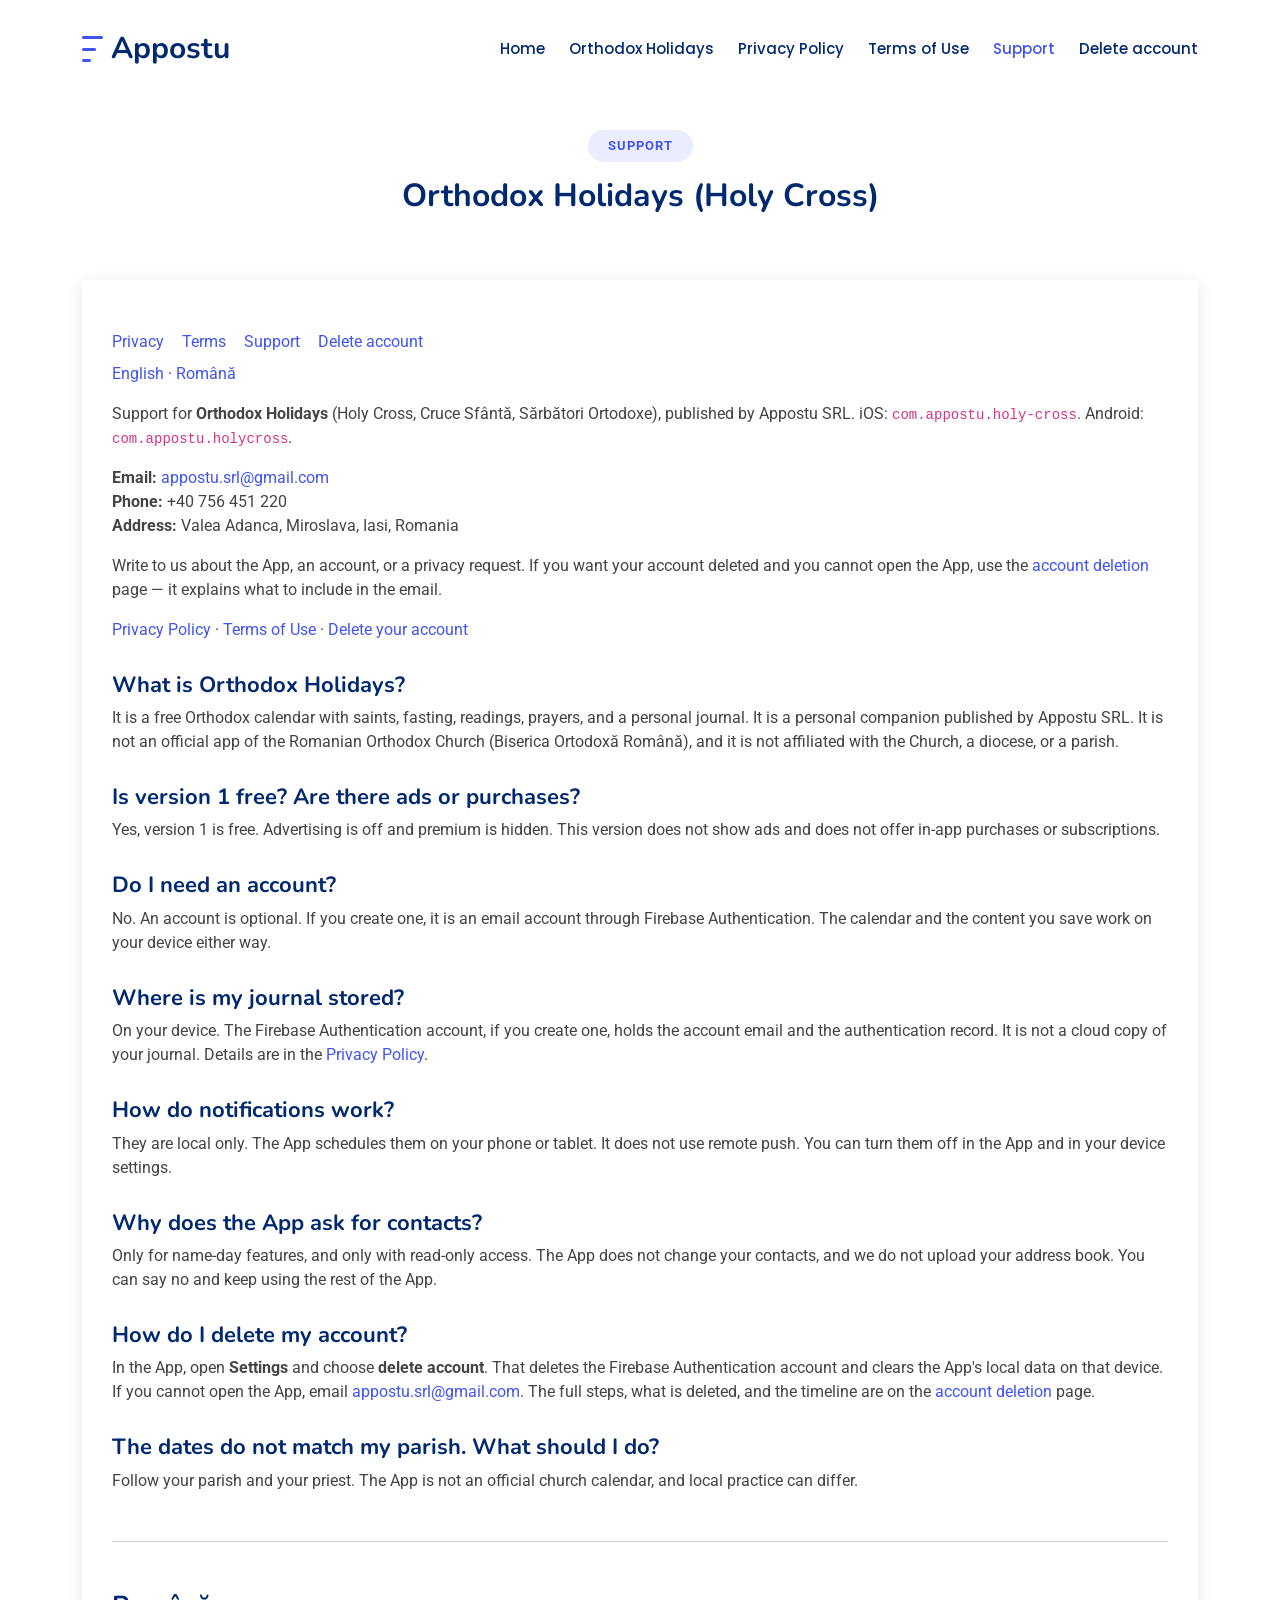
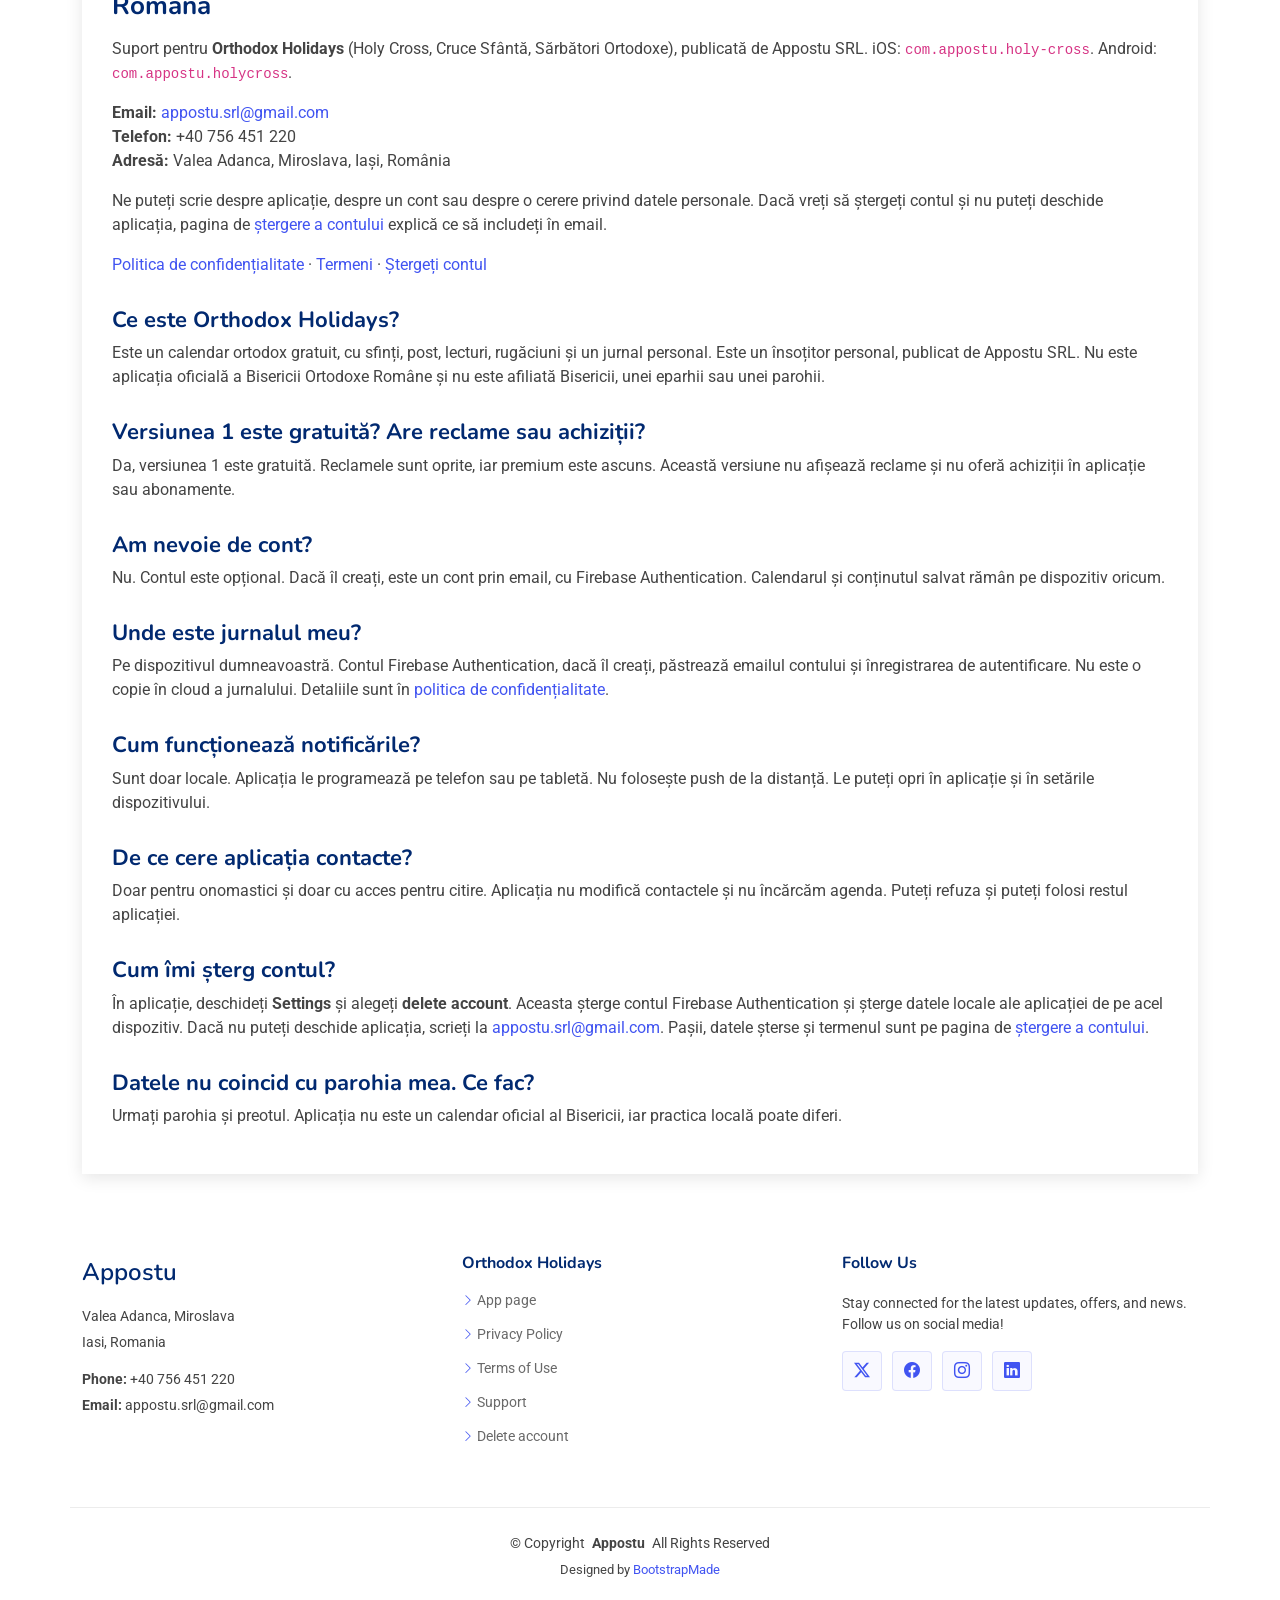
<file: holy-cross/support/index.html>
<!DOCTYPE html>
<html lang="en">

<head>
  <meta charset="utf-8">
  <meta content="width=device-width, initial-scale=1.0" name="viewport">
  <title>Support — Orthodox Holidays (Holy Cross)</title>
  <meta name="description" content="Support for Orthodox Holidays (Holy Cross / Cruce Sfântă / Sărbători Ortodoxe): contact Appostu SRL, common questions, privacy, and account deletion.">
  <meta name="keywords" content="support, orthodox holidays, holy cross, cruce sfanta, sarbatori ortodoxe, appostu">
  <link rel="canonical" href="https://appostu.com/holy-cross/support/">

  <!-- Favicons -->
  <link href="../../assets/img/favicon.svg" rel="icon">
  <link href="../../assets/img/apple-touch-icon.png" rel="apple-touch-icon">

  <!-- Fonts -->
  <link href="https://fonts.googleapis.com" rel="preconnect">
  <link href="https://fonts.gstatic.com" rel="preconnect" crossorigin>
  <link href="https://fonts.googleapis.com/css2?family=Roboto:ital,wght@0,100;0,300;0,400;0,500;0,700;0,900;1,100;1,300;1,400;1,500;1,700;1,900&family=Poppins:ital,wght@0,100;0,200;0,300;0,400;0,500;0,600;0,700;0,800;0,900;1,100;1,200;1,300;1,400;1,500;1,600;1,700;1,800;1,900&family=Nunito:ital,wght@0,200;0,300;0,400;0,500;0,600;0,700;0,800;0,900;1,200;1,300;1,400;1,500;1,600;1,700;1,800;1,900&display=swap" rel="stylesheet">

  <!-- Vendor CSS Files -->
  <link href="../../assets/vendor/bootstrap/css/bootstrap.min.css" rel="stylesheet">
  <link href="../../assets/vendor/bootstrap-icons/bootstrap-icons.css" rel="stylesheet">
  <link href="../../assets/vendor/aos/aos.css" rel="stylesheet">
  <link href="../../assets/vendor/glightbox/css/glightbox.min.css" rel="stylesheet">
  <link href="../../assets/vendor/swiper/swiper-bundle.min.css" rel="stylesheet">

  <!-- Main CSS File -->
  <link href="../../assets/css/main.css" rel="stylesheet">

  <!-- =======================================================
  * Template Name: FlexStart
  * Template URL: https://bootstrapmade.com/flexstart-bootstrap-startup-template/
  * Updated: Aug 07 2024 with Bootstrap v5.3.3
  * Author: BootstrapMade.com
  * License: https://bootstrapmade.com/license/
  ======================================================== -->
</head>

<body class="index-page">

  <header id="header" class="header d-flex align-items-center fixed-top">
    <div class="container-fluid container-xl position-relative d-flex align-items-center">
      <a href="../../index.html" class="logo d-flex align-items-center me-auto">
        <img src="../../assets/img/logo.png" alt="">
        <h1 class="sitename">Appostu</h1>
      </a>
      <nav id="navmenu" class="navmenu">
        <ul>
          <li><a href="../../index.html">Home</a></li>
          <li><a href="../../holy-cross-app.html">Orthodox Holidays</a></li>
          <li><a href="../privacy/">Privacy Policy</a></li>
          <li><a href="../terms/">Terms of Use</a></li>
          <li><a href="../support/" class="active">Support</a></li>
          <li><a href="../delete-account/">Delete account</a></li>
        </ul>
        <i class="mobile-nav-toggle d-xl-none bi bi-list"></i>
      </nav>
    </div>
  </header>

  <main class="main">

    <section id="support" class="blog-details section legal-page">
      <div class="container section-title" data-aos="fade-up">
        <h2>Support</h2>
        <p>Orthodox Holidays (Holy Cross)</p>
      </div>

      <div class="container" data-aos="fade-up" data-aos-delay="100">
        <article class="article">
          <div class="content">
            <ul class="legal-subnav">
              <li><a href="../privacy/">Privacy</a></li>
              <li><a href="../terms/">Terms</a></li>
              <li><a href="../support/">Support</a></li>
              <li><a href="../delete-account/">Delete account</a></li>
            </ul>
            <p><a href="#en">English</a> · <a href="#ro">Română</a></p>

            <div id="en" lang="en">
              <p>Support for <strong>Orthodox Holidays</strong> (Holy Cross, Cruce Sfântă, Sărbători Ortodoxe), published by Appostu SRL. iOS: <code>com.appostu.holy-cross</code>. Android: <code>com.appostu.holycross</code>.</p>
              <p><strong>Email:</strong> <a href="mailto:appostu.srl@gmail.com">appostu.srl@gmail.com</a><br>
                <strong>Phone:</strong> +40 756 451 220<br>
                <strong>Address:</strong> Valea Adanca, Miroslava, Iasi, Romania</p>
              <p>Write to us about the App, an account, or a privacy request. If you want your account deleted and you cannot open the App, use the <a href="../delete-account/">account deletion</a> page — it explains what to include in the email.</p>
              <p><a href="../privacy/">Privacy Policy</a> · <a href="../terms/">Terms of Use</a> · <a href="../delete-account/">Delete your account</a></p>

              <h3>What is Orthodox Holidays?</h3>
              <p>It is a free Orthodox calendar with saints, fasting, readings, prayers, and a personal journal. It is a personal companion published by Appostu SRL. It is not an official app of the Romanian Orthodox Church (Biserica Ortodoxă Română), and it is not affiliated with the Church, a diocese, or a parish.</p>

              <h3>Is version 1 free? Are there ads or purchases?</h3>
              <p>Yes, version 1 is free. Advertising is off and premium is hidden. This version does not show ads and does not offer in-app purchases or subscriptions.</p>

              <h3>Do I need an account?</h3>
              <p>No. An account is optional. If you create one, it is an email account through Firebase Authentication. The calendar and the content you save work on your device either way.</p>

              <h3>Where is my journal stored?</h3>
              <p>On your device. The Firebase Authentication account, if you create one, holds the account email and the authentication record. It is not a cloud copy of your journal. Details are in the <a href="../privacy/">Privacy Policy</a>.</p>

              <h3>How do notifications work?</h3>
              <p>They are local only. The App schedules them on your phone or tablet. It does not use remote push. You can turn them off in the App and in your device settings.</p>

              <h3>Why does the App ask for contacts?</h3>
              <p>Only for name-day features, and only with read-only access. The App does not change your contacts, and we do not upload your address book. You can say no and keep using the rest of the App.</p>

              <h3>How do I delete my account?</h3>
              <p>In the App, open <strong>Settings</strong> and choose <strong>delete account</strong>. That deletes the Firebase Authentication account and clears the App's local data on that device. If you cannot open the App, email <a href="mailto:appostu.srl@gmail.com">appostu.srl@gmail.com</a>. The full steps, what is deleted, and the timeline are on the <a href="../delete-account/">account deletion</a> page.</p>

              <h3>The dates do not match my parish. What should I do?</h3>
              <p>Follow your parish and your priest. The App is not an official church calendar, and local practice can differ.</p>
            </div>

            <hr class="my-5">

            <div id="ro" lang="ro">
              <h2>Română</h2>
              <p>Suport pentru <strong>Orthodox Holidays</strong> (Holy Cross, Cruce Sfântă, Sărbători Ortodoxe), publicată de Appostu SRL. iOS: <code>com.appostu.holy-cross</code>. Android: <code>com.appostu.holycross</code>.</p>
              <p><strong>Email:</strong> <a href="mailto:appostu.srl@gmail.com">appostu.srl@gmail.com</a><br>
                <strong>Telefon:</strong> +40 756 451 220<br>
                <strong>Adresă:</strong> Valea Adanca, Miroslava, Iași, România</p>
              <p>Ne puteți scrie despre aplicație, despre un cont sau despre o cerere privind datele personale. Dacă vreți să ștergeți contul și nu puteți deschide aplicația, pagina de <a href="../delete-account/">ștergere a contului</a> explică ce să includeți în email.</p>
              <p><a href="../privacy/">Politica de confidențialitate</a> · <a href="../terms/">Termeni</a> · <a href="../delete-account/">Ștergeți contul</a></p>

              <h3>Ce este Orthodox Holidays?</h3>
              <p>Este un calendar ortodox gratuit, cu sfinți, post, lecturi, rugăciuni și un jurnal personal. Este un însoțitor personal, publicat de Appostu SRL. Nu este aplicația oficială a Bisericii Ortodoxe Române și nu este afiliată Bisericii, unei eparhii sau unei parohii.</p>

              <h3>Versiunea 1 este gratuită? Are reclame sau achiziții?</h3>
              <p>Da, versiunea 1 este gratuită. Reclamele sunt oprite, iar premium este ascuns. Această versiune nu afișează reclame și nu oferă achiziții în aplicație sau abonamente.</p>

              <h3>Am nevoie de cont?</h3>
              <p>Nu. Contul este opțional. Dacă îl creați, este un cont prin email, cu Firebase Authentication. Calendarul și conținutul salvat rămân pe dispozitiv oricum.</p>

              <h3>Unde este jurnalul meu?</h3>
              <p>Pe dispozitivul dumneavoastră. Contul Firebase Authentication, dacă îl creați, păstrează emailul contului și înregistrarea de autentificare. Nu este o copie în cloud a jurnalului. Detaliile sunt în <a href="../privacy/">politica de confidențialitate</a>.</p>

              <h3>Cum funcționează notificările?</h3>
              <p>Sunt doar locale. Aplicația le programează pe telefon sau pe tabletă. Nu folosește push de la distanță. Le puteți opri în aplicație și în setările dispozitivului.</p>

              <h3>De ce cere aplicația contacte?</h3>
              <p>Doar pentru onomastici și doar cu acces pentru citire. Aplicația nu modifică contactele și nu încărcăm agenda. Puteți refuza și puteți folosi restul aplicației.</p>

              <h3>Cum îmi șterg contul?</h3>
              <p>În aplicație, deschideți <strong>Settings</strong> și alegeți <strong>delete account</strong>. Aceasta șterge contul Firebase Authentication și șterge datele locale ale aplicației de pe acel dispozitiv. Dacă nu puteți deschide aplicația, scrieți la <a href="mailto:appostu.srl@gmail.com">appostu.srl@gmail.com</a>. Pașii, datele șterse și termenul sunt pe pagina de <a href="../delete-account/">ștergere a contului</a>.</p>

              <h3>Datele nu coincid cu parohia mea. Ce fac?</h3>
              <p>Urmați parohia și preotul. Aplicația nu este un calendar oficial al Bisericii, iar practica locală poate diferi.</p>
            </div>
          </div>
        </article>
      </div>
    </section>

  </main>

  <footer id="footer" class="footer">
    <div class="container footer-top">
      <div class="row gy-4">
        <div class="col-lg-4 col-md-6 footer-about">
          <a href="../../index.html" class="d-flex align-items-center">
            <span class="sitename">Appostu</span>
          </a>
          <div class="footer-contact pt-3">
            <p>Valea Adanca, Miroslava</p>
            <p>Iasi, Romania</p>
            <p class="mt-3"><strong>Phone:</strong> <span>+40 756 451 220</span></p>
            <p><strong>Email:</strong> <span>appostu.srl@gmail.com</span></p>
          </div>
        </div>

        <div class="col-lg-4 col-md-6 footer-links">
          <h4>Orthodox Holidays</h4>
          <ul>
            <li><i class="bi bi-chevron-right"></i> <a href="../../holy-cross-app.html">App page</a></li>
            <li><i class="bi bi-chevron-right"></i> <a href="../privacy/">Privacy Policy</a></li>
            <li><i class="bi bi-chevron-right"></i> <a href="../terms/">Terms of Use</a></li>
            <li><i class="bi bi-chevron-right"></i> <a href="../support/">Support</a></li>
            <li><i class="bi bi-chevron-right"></i> <a href="../delete-account/">Delete account</a></li>
          </ul>
        </div>

        <div class="col-lg-4 col-md-12">
          <h4>Follow Us</h4>
          <p>Stay connected for the latest updates, offers, and news. Follow us on social media!</p>
          <div class="social-links d-flex">
            <a href="http://x.com/appostu"><i class="bi bi-twitter-x"></i></a>
            <a href=""><i class="bi bi-facebook"></i></a>
            <a href=""><i class="bi bi-instagram"></i></a>
            <a href="https://www.linkedin.com/company/appostu"><i class="bi bi-linkedin"></i></a>
          </div>
        </div>
      </div>
    </div>

    <div class="container copyright text-center mt-4">
      <p>© <span>Copyright</span> <strong class="px-1 sitename">Appostu</strong> <span>All Rights Reserved</span></p>
      <div class="credits">
        <!-- All the links in the footer should remain intact. -->
        <!-- You can delete the links only if you've purchased the pro version. -->
        <!-- Licensing information: https://bootstrapmade.com/license/ -->
        <!-- Purchase the pro version with working PHP/AJAX contact form: [buy-url] -->
        Designed by <a href="https://bootstrapmade.com/">BootstrapMade</a>
      </div>
    </div>
  </footer>

  <a href="#" id="scroll-top" class="scroll-top d-flex align-items-center justify-content-center"><i class="bi bi-arrow-up-short"></i></a>

  <script src="../../assets/vendor/bootstrap/js/bootstrap.bundle.min.js"></script>
  <script src="../../assets/vendor/aos/aos.js"></script>
  <script src="../../assets/vendor/glightbox/js/glightbox.min.js"></script>
  <script src="../../assets/vendor/purecounter/purecounter_vanilla.js"></script>
  <script src="../../assets/vendor/swiper/swiper-bundle.min.js"></script>
  <script src="../../assets/js/main.js"></script>

</body>

</html>
</file>
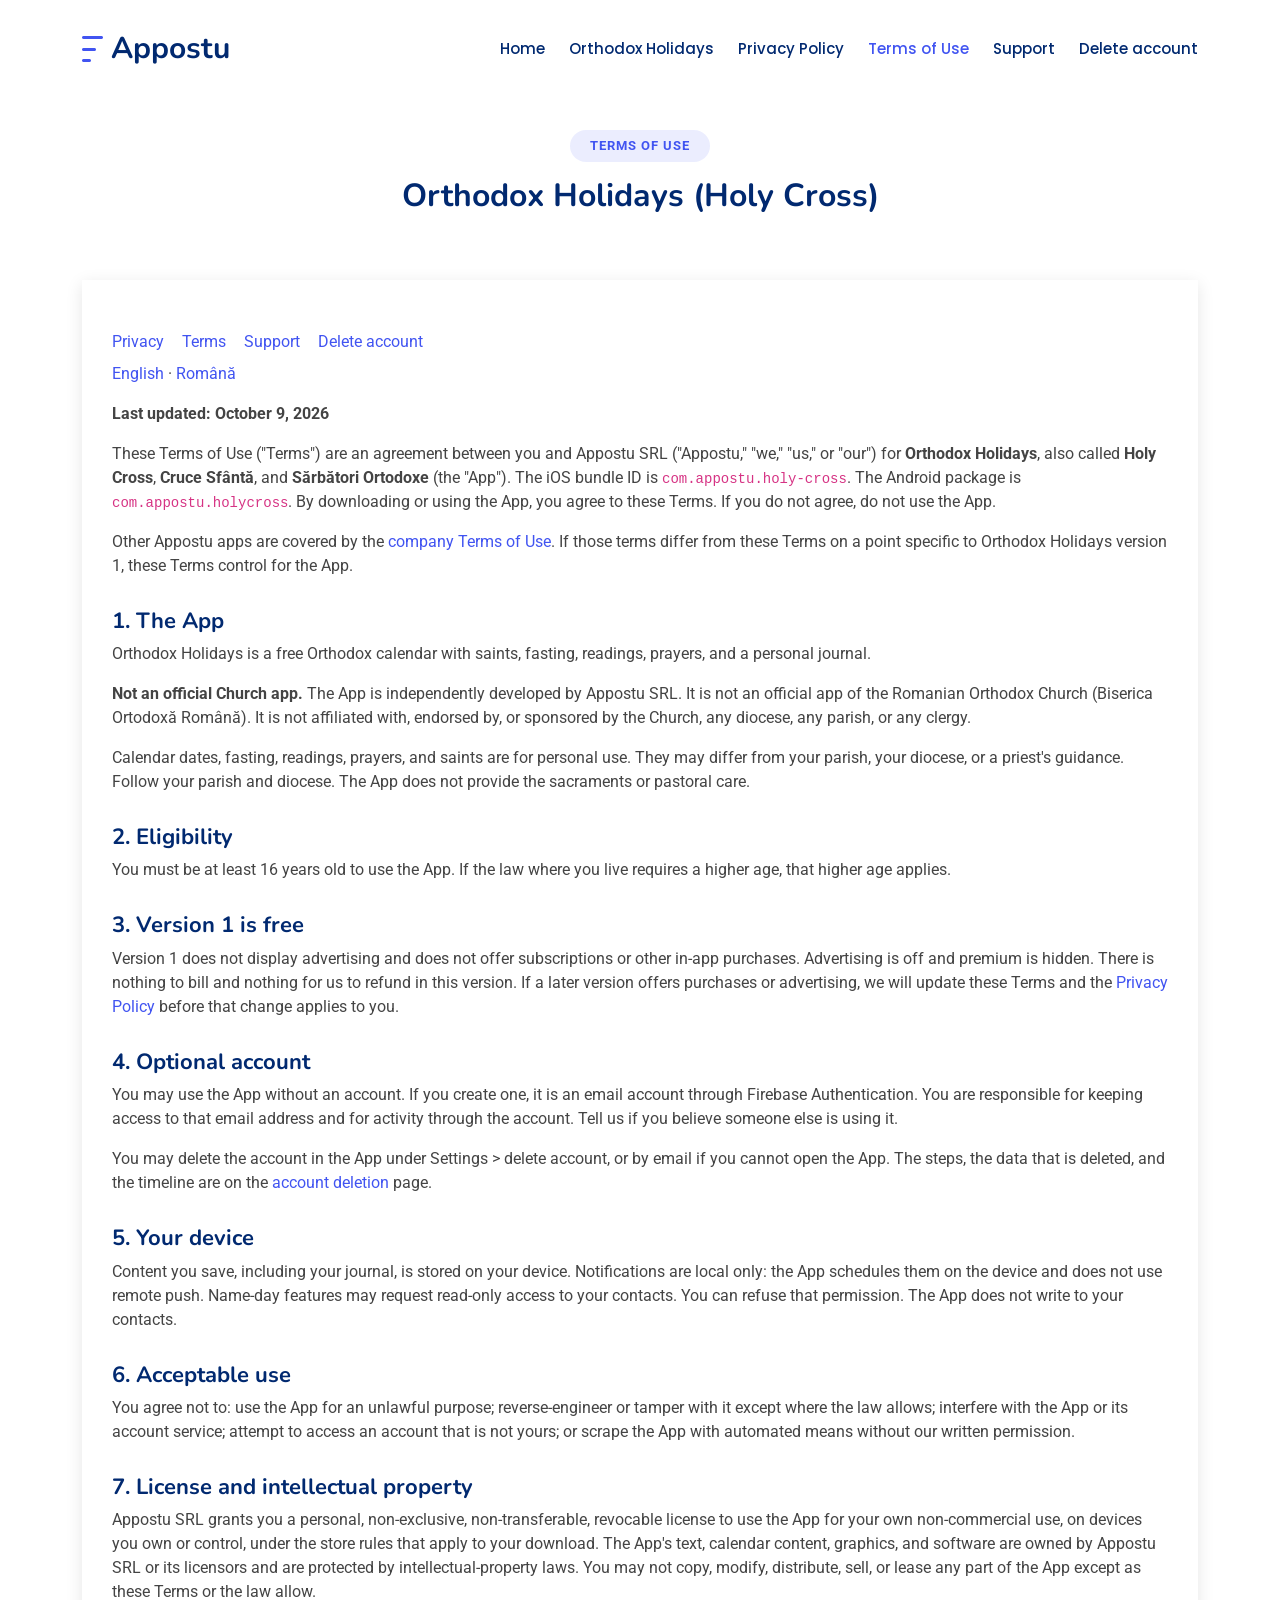
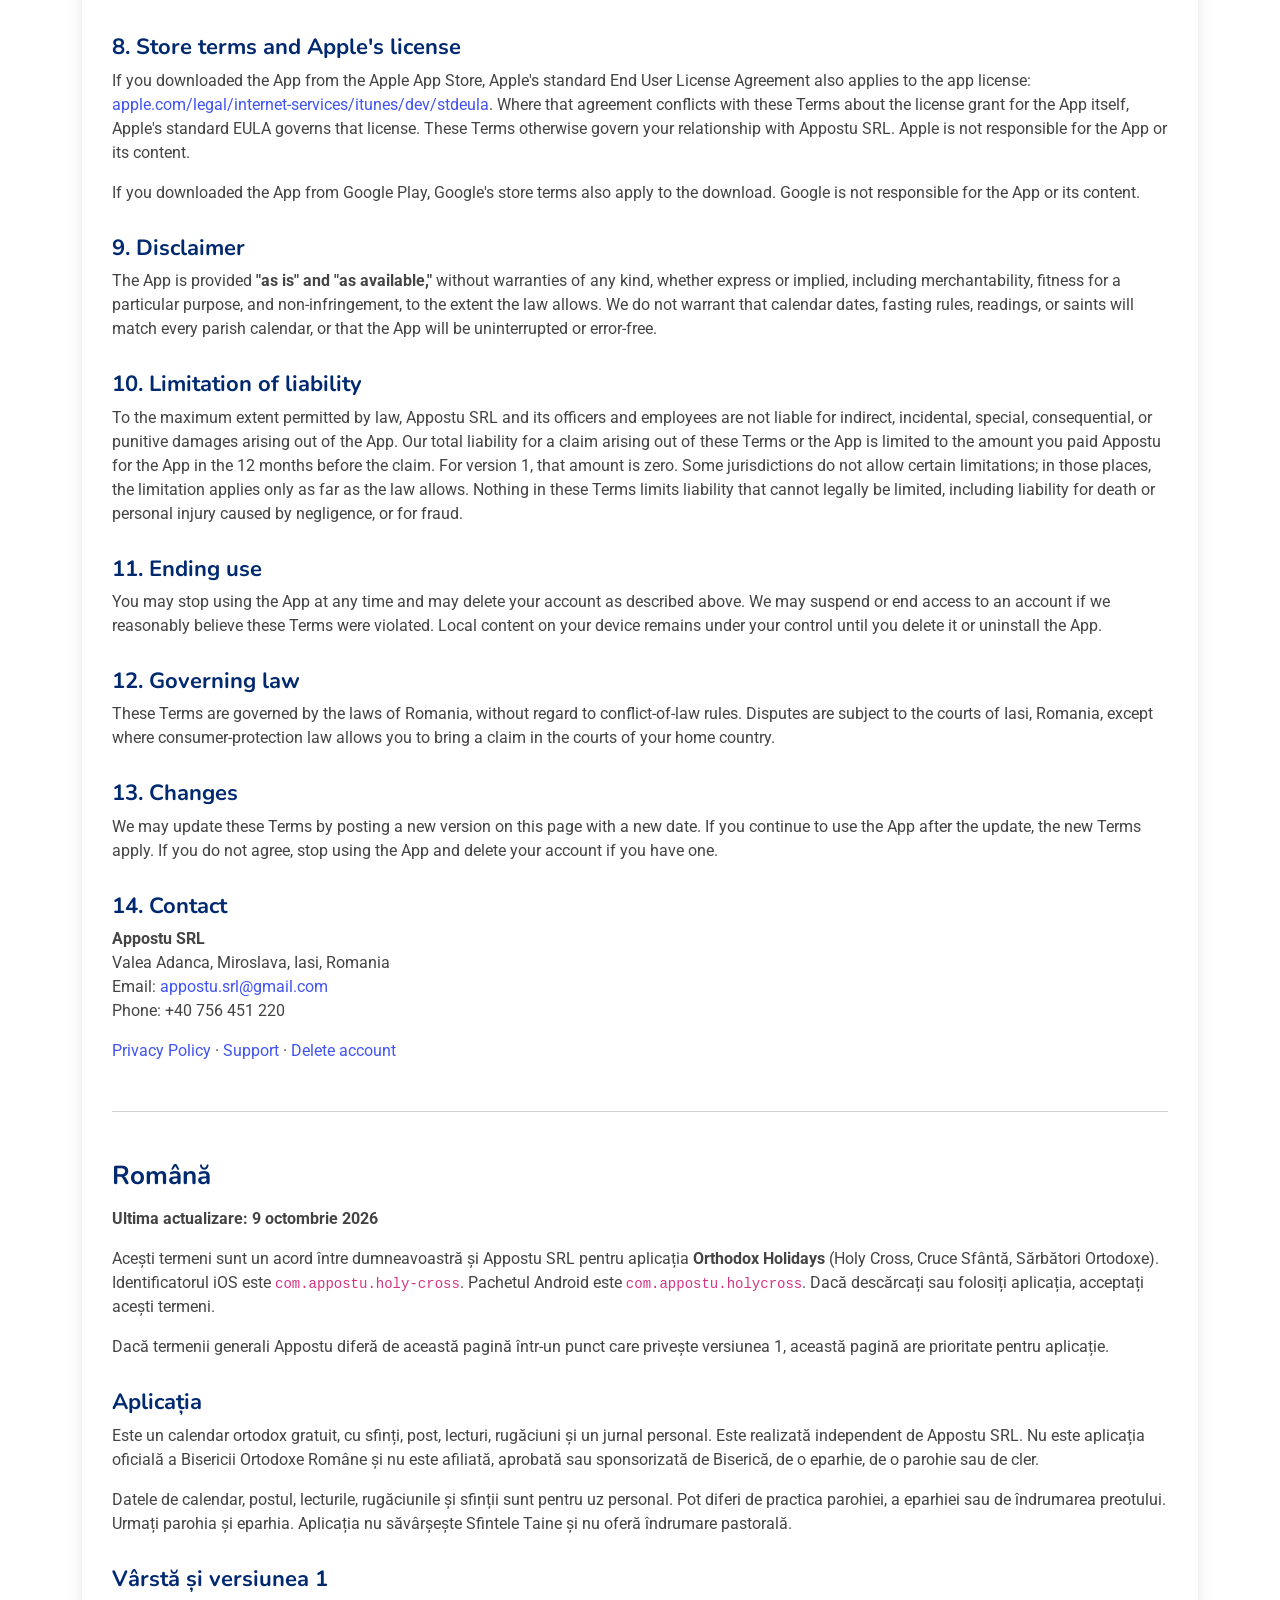
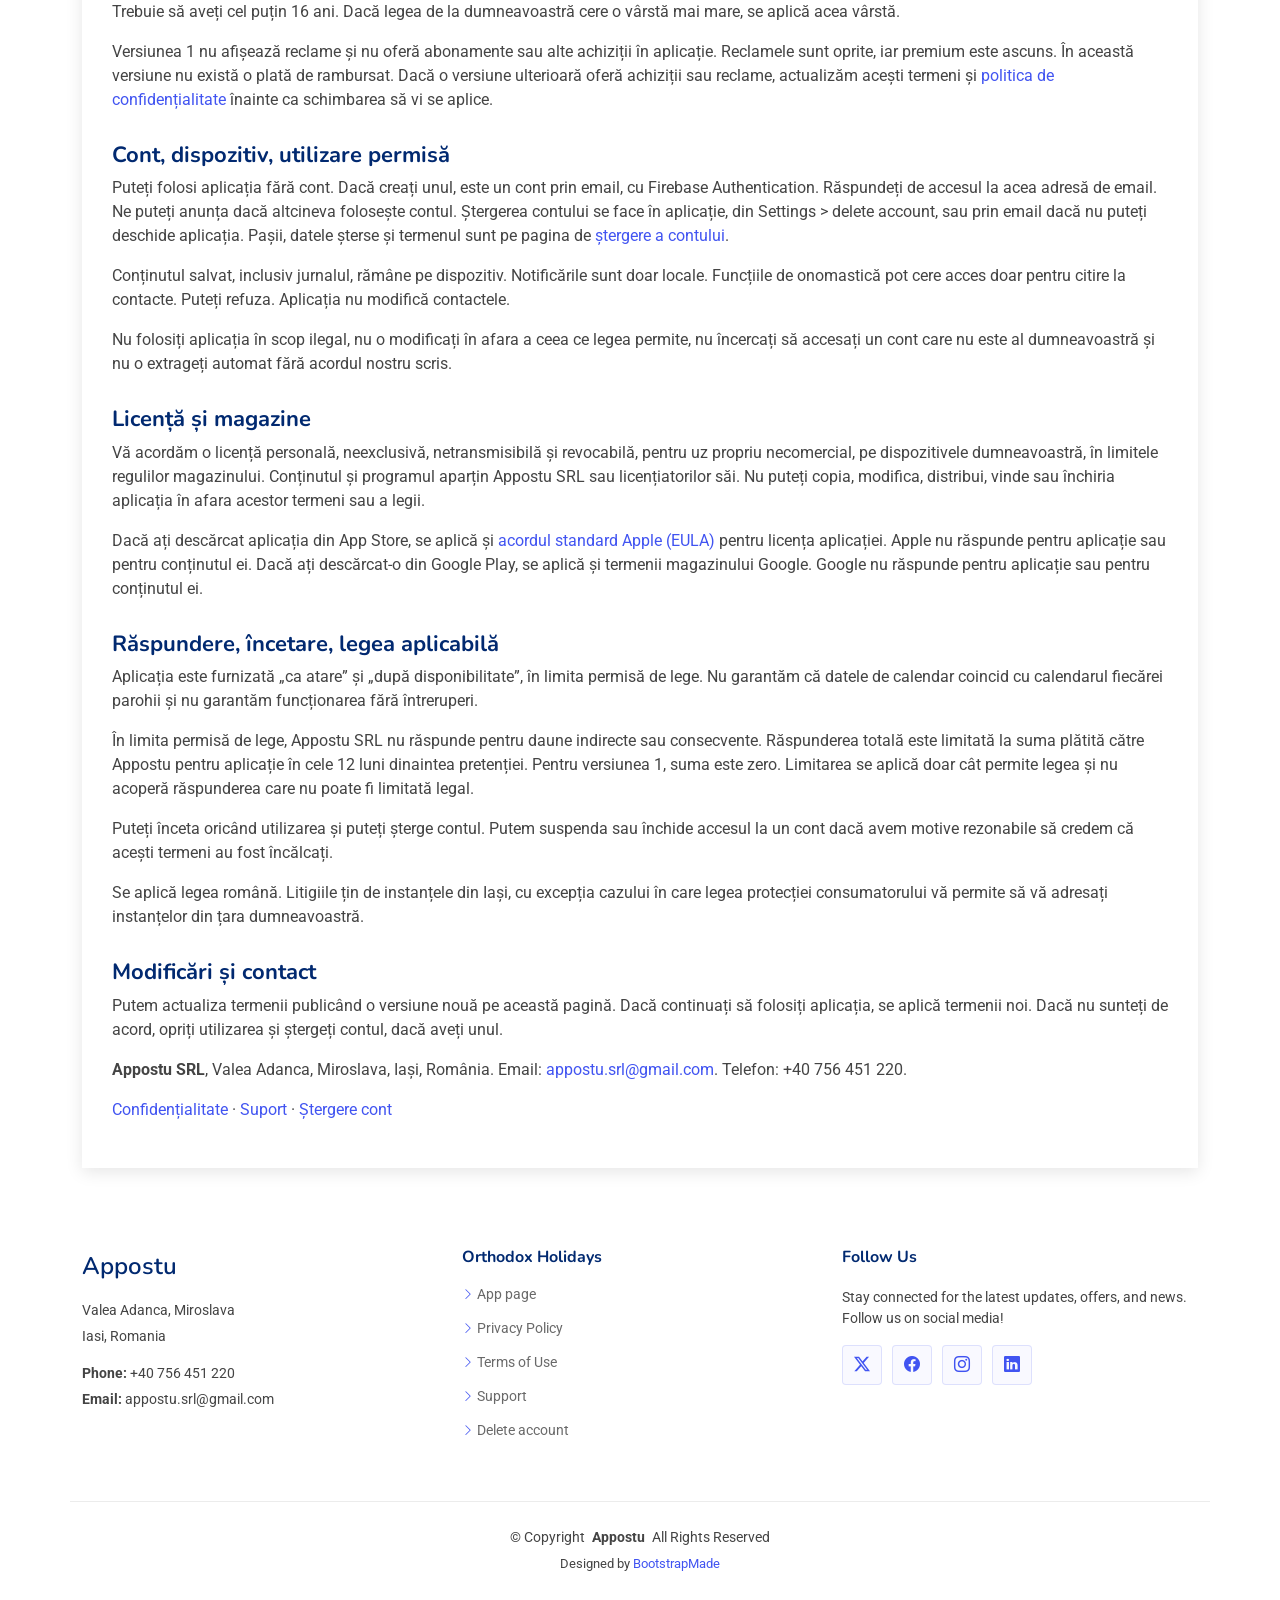
<file: holy-cross/terms/index.html>
<!DOCTYPE html>
<html lang="en">

<head>
  <meta charset="utf-8">
  <meta content="width=device-width, initial-scale=1.0" name="viewport">
  <title>Terms of Use — Orthodox Holidays (Holy Cross)</title>
  <meta name="description" content="Terms of Use for Orthodox Holidays (Holy Cross / Cruce Sfântă / Sărbători Ortodoxe), published by Appostu SRL.">
  <meta name="keywords" content="terms of use, orthodox holidays, holy cross, cruce sfanta, sarbatori ortodoxe, appostu">
  <link rel="canonical" href="https://appostu.com/holy-cross/terms/">

  <!-- Favicons -->
  <link href="../../assets/img/favicon.svg" rel="icon">
  <link href="../../assets/img/apple-touch-icon.png" rel="apple-touch-icon">

  <!-- Fonts -->
  <link href="https://fonts.googleapis.com" rel="preconnect">
  <link href="https://fonts.gstatic.com" rel="preconnect" crossorigin>
  <link href="https://fonts.googleapis.com/css2?family=Roboto:ital,wght@0,100;0,300;0,400;0,500;0,700;0,900;1,100;1,300;1,400;1,500;1,700;1,900&family=Poppins:ital,wght@0,100;0,200;0,300;0,400;0,500;0,600;0,700;0,800;0,900;1,100;1,200;1,300;1,400;1,500;1,600;1,700;1,800;1,900&family=Nunito:ital,wght@0,200;0,300;0,400;0,500;0,600;0,700;0,800;0,900;1,200;1,300;1,400;1,500;1,600;1,700;1,800;1,900&display=swap" rel="stylesheet">

  <!-- Vendor CSS Files -->
  <link href="../../assets/vendor/bootstrap/css/bootstrap.min.css" rel="stylesheet">
  <link href="../../assets/vendor/bootstrap-icons/bootstrap-icons.css" rel="stylesheet">
  <link href="../../assets/vendor/aos/aos.css" rel="stylesheet">
  <link href="../../assets/vendor/glightbox/css/glightbox.min.css" rel="stylesheet">
  <link href="../../assets/vendor/swiper/swiper-bundle.min.css" rel="stylesheet">

  <!-- Main CSS File -->
  <link href="../../assets/css/main.css" rel="stylesheet">

  <!-- =======================================================
  * Template Name: FlexStart
  * Template URL: https://bootstrapmade.com/flexstart-bootstrap-startup-template/
  * Updated: Aug 07 2024 with Bootstrap v5.3.3
  * Author: BootstrapMade.com
  * License: https://bootstrapmade.com/license/
  ======================================================== -->
</head>

<body class="index-page">

  <header id="header" class="header d-flex align-items-center fixed-top">
    <div class="container-fluid container-xl position-relative d-flex align-items-center">
      <a href="../../index.html" class="logo d-flex align-items-center me-auto">
        <img src="../../assets/img/logo.png" alt="">
        <h1 class="sitename">Appostu</h1>
      </a>
      <nav id="navmenu" class="navmenu">
        <ul>
          <li><a href="../../index.html">Home</a></li>
          <li><a href="../../holy-cross-app.html">Orthodox Holidays</a></li>
          <li><a href="../privacy/">Privacy Policy</a></li>
          <li><a href="../terms/" class="active">Terms of Use</a></li>
          <li><a href="../support/">Support</a></li>
          <li><a href="../delete-account/">Delete account</a></li>
        </ul>
        <i class="mobile-nav-toggle d-xl-none bi bi-list"></i>
      </nav>
    </div>
  </header>

  <main class="main">

    <section id="terms-of-use" class="blog-details section legal-page">
      <div class="container section-title" data-aos="fade-up">
        <h2>Terms of Use</h2>
        <p>Orthodox Holidays (Holy Cross)</p>
      </div>

      <div class="container" data-aos="fade-up" data-aos-delay="100">
        <article class="article">
          <div class="content">
            <ul class="legal-subnav">
              <li><a href="../privacy/">Privacy</a></li>
              <li><a href="../terms/">Terms</a></li>
              <li><a href="../support/">Support</a></li>
              <li><a href="../delete-account/">Delete account</a></li>
            </ul>
            <p><a href="#en">English</a> · <a href="#ro">Română</a></p>

            <div id="en" lang="en">
              <p><strong>Last updated: October 9, 2026</strong></p>
              <p>These Terms of Use ("Terms") are an agreement between you and Appostu SRL ("Appostu," "we," "us," or "our") for <strong>Orthodox Holidays</strong>, also called <strong>Holy Cross</strong>, <strong>Cruce Sfântă</strong>, and <strong>Sărbători Ortodoxe</strong> (the "App"). The iOS bundle ID is <code>com.appostu.holy-cross</code>. The Android package is <code>com.appostu.holycross</code>. By downloading or using the App, you agree to these Terms. If you do not agree, do not use the App.</p>
              <p>Other Appostu apps are covered by the <a href="../../termsofuse.html">company Terms of Use</a>. If those terms differ from these Terms on a point specific to Orthodox Holidays version 1, these Terms control for the App.</p>

              <h3>1. The App</h3>
              <p>Orthodox Holidays is a free Orthodox calendar with saints, fasting, readings, prayers, and a personal journal.</p>
              <p><strong>Not an official Church app.</strong> The App is independently developed by Appostu SRL. It is not an official app of the Romanian Orthodox Church (Biserica Ortodoxă Română). It is not affiliated with, endorsed by, or sponsored by the Church, any diocese, any parish, or any clergy.</p>
              <p>Calendar dates, fasting, readings, prayers, and saints are for personal use. They may differ from your parish, your diocese, or a priest's guidance. Follow your parish and diocese. The App does not provide the sacraments or pastoral care.</p>

              <h3>2. Eligibility</h3>
              <p>You must be at least 16 years old to use the App. If the law where you live requires a higher age, that higher age applies.</p>

              <h3>3. Version 1 is free</h3>
              <p>Version 1 does not display advertising and does not offer subscriptions or other in-app purchases. Advertising is off and premium is hidden. There is nothing to bill and nothing for us to refund in this version. If a later version offers purchases or advertising, we will update these Terms and the <a href="../privacy/">Privacy Policy</a> before that change applies to you.</p>

              <h3>4. Optional account</h3>
              <p>You may use the App without an account. If you create one, it is an email account through Firebase Authentication. You are responsible for keeping access to that email address and for activity through the account. Tell us if you believe someone else is using it.</p>
              <p>You may delete the account in the App under Settings &gt; delete account, or by email if you cannot open the App. The steps, the data that is deleted, and the timeline are on the <a href="../delete-account/">account deletion</a> page.</p>

              <h3>5. Your device</h3>
              <p>Content you save, including your journal, is stored on your device. Notifications are local only: the App schedules them on the device and does not use remote push. Name-day features may request read-only access to your contacts. You can refuse that permission. The App does not write to your contacts.</p>

              <h3>6. Acceptable use</h3>
              <p>You agree not to: use the App for an unlawful purpose; reverse-engineer or tamper with it except where the law allows; interfere with the App or its account service; attempt to access an account that is not yours; or scrape the App with automated means without our written permission.</p>

              <h3>7. License and intellectual property</h3>
              <p>Appostu SRL grants you a personal, non-exclusive, non-transferable, revocable license to use the App for your own non-commercial use, on devices you own or control, under the store rules that apply to your download. The App's text, calendar content, graphics, and software are owned by Appostu SRL or its licensors and are protected by intellectual-property laws. You may not copy, modify, distribute, sell, or lease any part of the App except as these Terms or the law allow.</p>

              <h3>8. Store terms and Apple's license</h3>
              <p>If you downloaded the App from the Apple App Store, Apple's standard End User License Agreement also applies to the app license: <a href="https://www.apple.com/legal/internet-services/itunes/dev/stdeula/" target="_blank" rel="noopener">apple.com/legal/internet-services/itunes/dev/stdeula</a>. Where that agreement conflicts with these Terms about the license grant for the App itself, Apple's standard EULA governs that license. These Terms otherwise govern your relationship with Appostu SRL. Apple is not responsible for the App or its content.</p>
              <p>If you downloaded the App from Google Play, Google's store terms also apply to the download. Google is not responsible for the App or its content.</p>

              <h3>9. Disclaimer</h3>
              <p>The App is provided <strong>"as is" and "as available,"</strong> without warranties of any kind, whether express or implied, including merchantability, fitness for a particular purpose, and non-infringement, to the extent the law allows. We do not warrant that calendar dates, fasting rules, readings, or saints will match every parish calendar, or that the App will be uninterrupted or error-free.</p>

              <h3>10. Limitation of liability</h3>
              <p>To the maximum extent permitted by law, Appostu SRL and its officers and employees are not liable for indirect, incidental, special, consequential, or punitive damages arising out of the App. Our total liability for a claim arising out of these Terms or the App is limited to the amount you paid Appostu for the App in the 12 months before the claim. For version 1, that amount is zero. Some jurisdictions do not allow certain limitations; in those places, the limitation applies only as far as the law allows. Nothing in these Terms limits liability that cannot legally be limited, including liability for death or personal injury caused by negligence, or for fraud.</p>

              <h3>11. Ending use</h3>
              <p>You may stop using the App at any time and may delete your account as described above. We may suspend or end access to an account if we reasonably believe these Terms were violated. Local content on your device remains under your control until you delete it or uninstall the App.</p>

              <h3>12. Governing law</h3>
              <p>These Terms are governed by the laws of Romania, without regard to conflict-of-law rules. Disputes are subject to the courts of Iasi, Romania, except where consumer-protection law allows you to bring a claim in the courts of your home country.</p>

              <h3>13. Changes</h3>
              <p>We may update these Terms by posting a new version on this page with a new date. If you continue to use the App after the update, the new Terms apply. If you do not agree, stop using the App and delete your account if you have one.</p>

              <h3>14. Contact</h3>
              <p><strong>Appostu SRL</strong><br>
                Valea Adanca, Miroslava, Iasi, Romania<br>
                Email: <a href="mailto:appostu.srl@gmail.com">appostu.srl@gmail.com</a><br>
                Phone: +40 756 451 220</p>
              <p><a href="../privacy/">Privacy Policy</a> · <a href="../support/">Support</a> · <a href="../delete-account/">Delete account</a></p>
            </div>

            <hr class="my-5">

            <div id="ro" lang="ro">
              <h2>Română</h2>
              <p><strong>Ultima actualizare: 9 octombrie 2026</strong></p>
              <p>Acești termeni sunt un acord între dumneavoastră și Appostu SRL pentru aplicația <strong>Orthodox Holidays</strong> (Holy Cross, Cruce Sfântă, Sărbători Ortodoxe). Identificatorul iOS este <code>com.appostu.holy-cross</code>. Pachetul Android este <code>com.appostu.holycross</code>. Dacă descărcați sau folosiți aplicația, acceptați acești termeni.</p>
              <p>Dacă termenii generali Appostu diferă de această pagină într-un punct care privește versiunea 1, această pagină are prioritate pentru aplicație.</p>

              <h3>Aplicația</h3>
              <p>Este un calendar ortodox gratuit, cu sfinți, post, lecturi, rugăciuni și un jurnal personal. Este realizată independent de Appostu SRL. Nu este aplicația oficială a Bisericii Ortodoxe Române și nu este afiliată, aprobată sau sponsorizată de Biserică, de o eparhie, de o parohie sau de cler.</p>
              <p>Datele de calendar, postul, lecturile, rugăciunile și sfinții sunt pentru uz personal. Pot diferi de practica parohiei, a eparhiei sau de îndrumarea preotului. Urmați parohia și eparhia. Aplicația nu săvârșește Sfintele Taine și nu oferă îndrumare pastorală.</p>

              <h3>Vârstă și versiunea 1</h3>
              <p>Trebuie să aveți cel puțin 16 ani. Dacă legea de la dumneavoastră cere o vârstă mai mare, se aplică acea vârstă.</p>
              <p>Versiunea 1 nu afișează reclame și nu oferă abonamente sau alte achiziții în aplicație. Reclamele sunt oprite, iar premium este ascuns. În această versiune nu există o plată de rambursat. Dacă o versiune ulterioară oferă achiziții sau reclame, actualizăm acești termeni și <a href="../privacy/">politica de confidențialitate</a> înainte ca schimbarea să vi se aplice.</p>

              <h3>Cont, dispozitiv, utilizare permisă</h3>
              <p>Puteți folosi aplicația fără cont. Dacă creați unul, este un cont prin email, cu Firebase Authentication. Răspundeți de accesul la acea adresă de email. Ne puteți anunța dacă altcineva folosește contul. Ștergerea contului se face în aplicație, din Settings &gt; delete account, sau prin email dacă nu puteți deschide aplicația. Pașii, datele șterse și termenul sunt pe pagina de <a href="../delete-account/">ștergere a contului</a>.</p>
              <p>Conținutul salvat, inclusiv jurnalul, rămâne pe dispozitiv. Notificările sunt doar locale. Funcțiile de onomastică pot cere acces doar pentru citire la contacte. Puteți refuza. Aplicația nu modifică contactele.</p>
              <p>Nu folosiți aplicația în scop ilegal, nu o modificați în afara a ceea ce legea permite, nu încercați să accesați un cont care nu este al dumneavoastră și nu o extrageți automat fără acordul nostru scris.</p>

              <h3>Licență și magazine</h3>
              <p>Vă acordăm o licență personală, neexclusivă, netransmisibilă și revocabilă, pentru uz propriu necomercial, pe dispozitivele dumneavoastră, în limitele regulilor magazinului. Conținutul și programul aparțin Appostu SRL sau licențiatorilor săi. Nu puteți copia, modifica, distribui, vinde sau închiria aplicația în afara acestor termeni sau a legii.</p>
              <p>Dacă ați descărcat aplicația din App Store, se aplică și <a href="https://www.apple.com/legal/internet-services/itunes/dev/stdeula/" target="_blank" rel="noopener">acordul standard Apple (EULA)</a> pentru licența aplicației. Apple nu răspunde pentru aplicație sau pentru conținutul ei. Dacă ați descărcat-o din Google Play, se aplică și termenii magazinului Google. Google nu răspunde pentru aplicație sau pentru conținutul ei.</p>

              <h3>Răspundere, încetare, legea aplicabilă</h3>
              <p>Aplicația este furnizată „ca atare” și „după disponibilitate”, în limita permisă de lege. Nu garantăm că datele de calendar coincid cu calendarul fiecărei parohii și nu garantăm funcționarea fără întreruperi.</p>
              <p>În limita permisă de lege, Appostu SRL nu răspunde pentru daune indirecte sau consecvente. Răspunderea totală este limitată la suma plătită către Appostu pentru aplicație în cele 12 luni dinaintea pretenției. Pentru versiunea 1, suma este zero. Limitarea se aplică doar cât permite legea și nu acoperă răspunderea care nu poate fi limitată legal.</p>
              <p>Puteți înceta oricând utilizarea și puteți șterge contul. Putem suspenda sau închide accesul la un cont dacă avem motive rezonabile să credem că acești termeni au fost încălcați.</p>
              <p>Se aplică legea română. Litigiile țin de instanțele din Iași, cu excepția cazului în care legea protecției consumatorului vă permite să vă adresați instanțelor din țara dumneavoastră.</p>

              <h3>Modificări și contact</h3>
              <p>Putem actualiza termenii publicând o versiune nouă pe această pagină. Dacă continuați să folosiți aplicația, se aplică termenii noi. Dacă nu sunteți de acord, opriți utilizarea și ștergeți contul, dacă aveți unul.</p>
              <p><strong>Appostu SRL</strong>, Valea Adanca, Miroslava, Iași, România. Email: <a href="mailto:appostu.srl@gmail.com">appostu.srl@gmail.com</a>. Telefon: +40 756 451 220.</p>
              <p><a href="../privacy/">Confidențialitate</a> · <a href="../support/">Suport</a> · <a href="../delete-account/">Ștergere cont</a></p>
            </div>
          </div>
        </article>
      </div>
    </section>

  </main>

  <footer id="footer" class="footer">
    <div class="container footer-top">
      <div class="row gy-4">
        <div class="col-lg-4 col-md-6 footer-about">
          <a href="../../index.html" class="d-flex align-items-center">
            <span class="sitename">Appostu</span>
          </a>
          <div class="footer-contact pt-3">
            <p>Valea Adanca, Miroslava</p>
            <p>Iasi, Romania</p>
            <p class="mt-3"><strong>Phone:</strong> <span>+40 756 451 220</span></p>
            <p><strong>Email:</strong> <span>appostu.srl@gmail.com</span></p>
          </div>
        </div>

        <div class="col-lg-4 col-md-6 footer-links">
          <h4>Orthodox Holidays</h4>
          <ul>
            <li><i class="bi bi-chevron-right"></i> <a href="../../holy-cross-app.html">App page</a></li>
            <li><i class="bi bi-chevron-right"></i> <a href="../privacy/">Privacy Policy</a></li>
            <li><i class="bi bi-chevron-right"></i> <a href="../terms/">Terms of Use</a></li>
            <li><i class="bi bi-chevron-right"></i> <a href="../support/">Support</a></li>
            <li><i class="bi bi-chevron-right"></i> <a href="../delete-account/">Delete account</a></li>
          </ul>
        </div>

        <div class="col-lg-4 col-md-12">
          <h4>Follow Us</h4>
          <p>Stay connected for the latest updates, offers, and news. Follow us on social media!</p>
          <div class="social-links d-flex">
            <a href="http://x.com/appostu"><i class="bi bi-twitter-x"></i></a>
            <a href=""><i class="bi bi-facebook"></i></a>
            <a href=""><i class="bi bi-instagram"></i></a>
            <a href="https://www.linkedin.com/company/appostu"><i class="bi bi-linkedin"></i></a>
          </div>
        </div>
      </div>
    </div>

    <div class="container copyright text-center mt-4">
      <p>© <span>Copyright</span> <strong class="px-1 sitename">Appostu</strong> <span>All Rights Reserved</span></p>
      <div class="credits">
        <!-- All the links in the footer should remain intact. -->
        <!-- You can delete the links only if you've purchased the pro version. -->
        <!-- Licensing information: https://bootstrapmade.com/license/ -->
        <!-- Purchase the pro version with working PHP/AJAX contact form: [buy-url] -->
        Designed by <a href="https://bootstrapmade.com/">BootstrapMade</a>
      </div>
    </div>
  </footer>

  <a href="#" id="scroll-top" class="scroll-top d-flex align-items-center justify-content-center"><i class="bi bi-arrow-up-short"></i></a>

  <script src="../../assets/vendor/bootstrap/js/bootstrap.bundle.min.js"></script>
  <script src="../../assets/vendor/aos/aos.js"></script>
  <script src="../../assets/vendor/glightbox/js/glightbox.min.js"></script>
  <script src="../../assets/vendor/purecounter/purecounter_vanilla.js"></script>
  <script src="../../assets/vendor/swiper/swiper-bundle.min.js"></script>
  <script src="../../assets/js/main.js"></script>

</body>

</html>
</file>
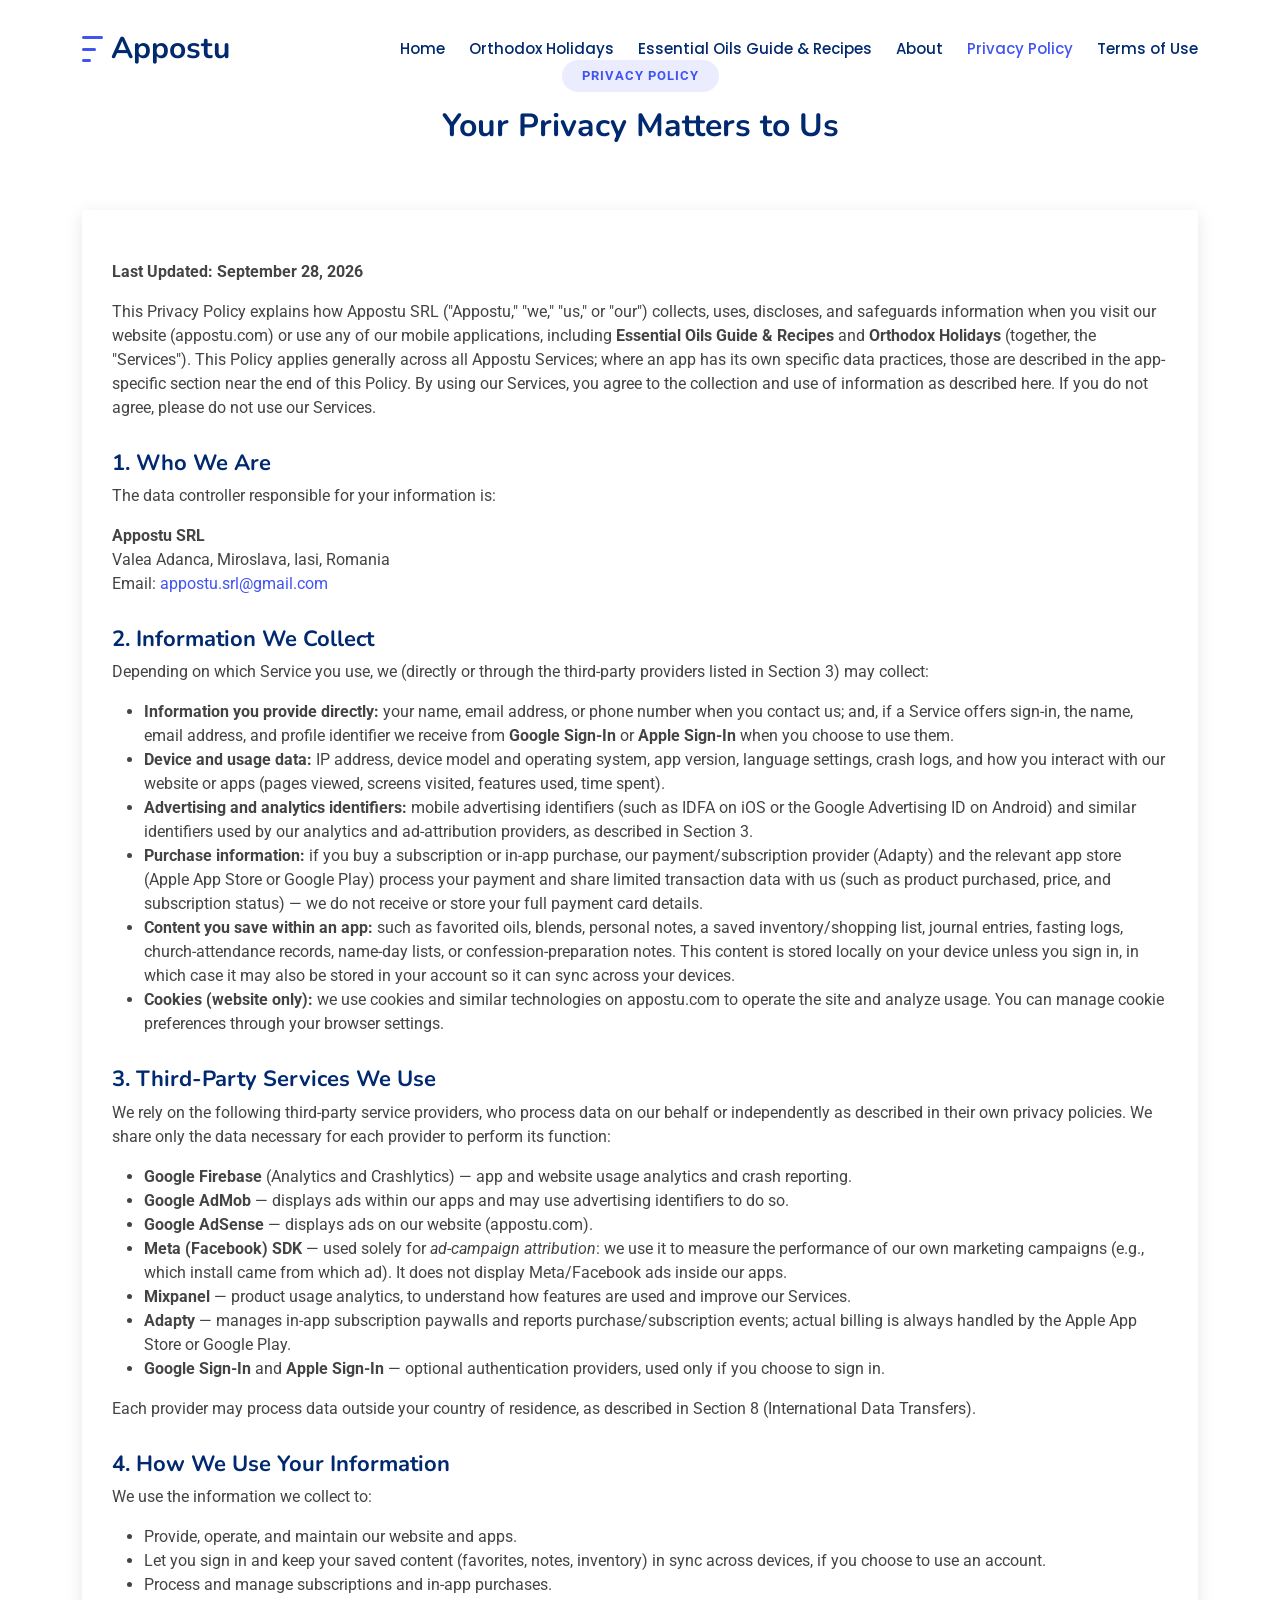
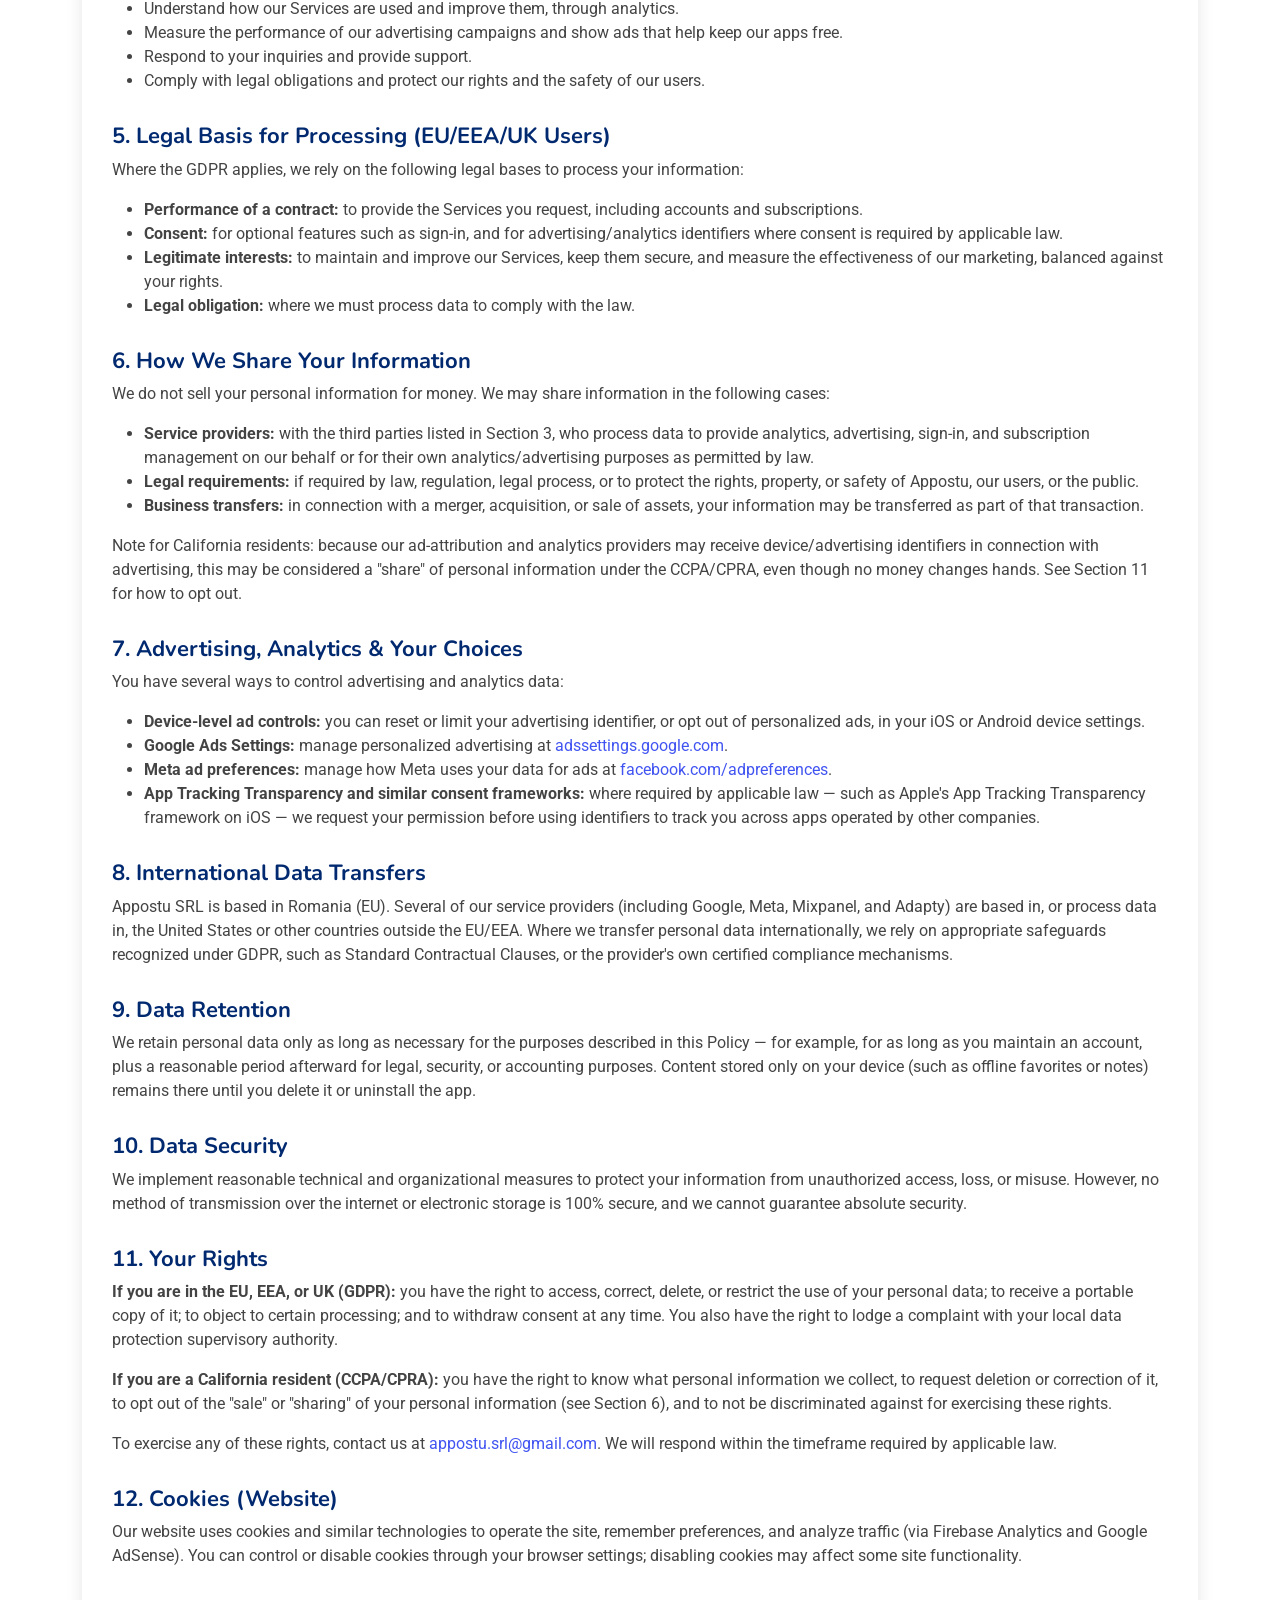
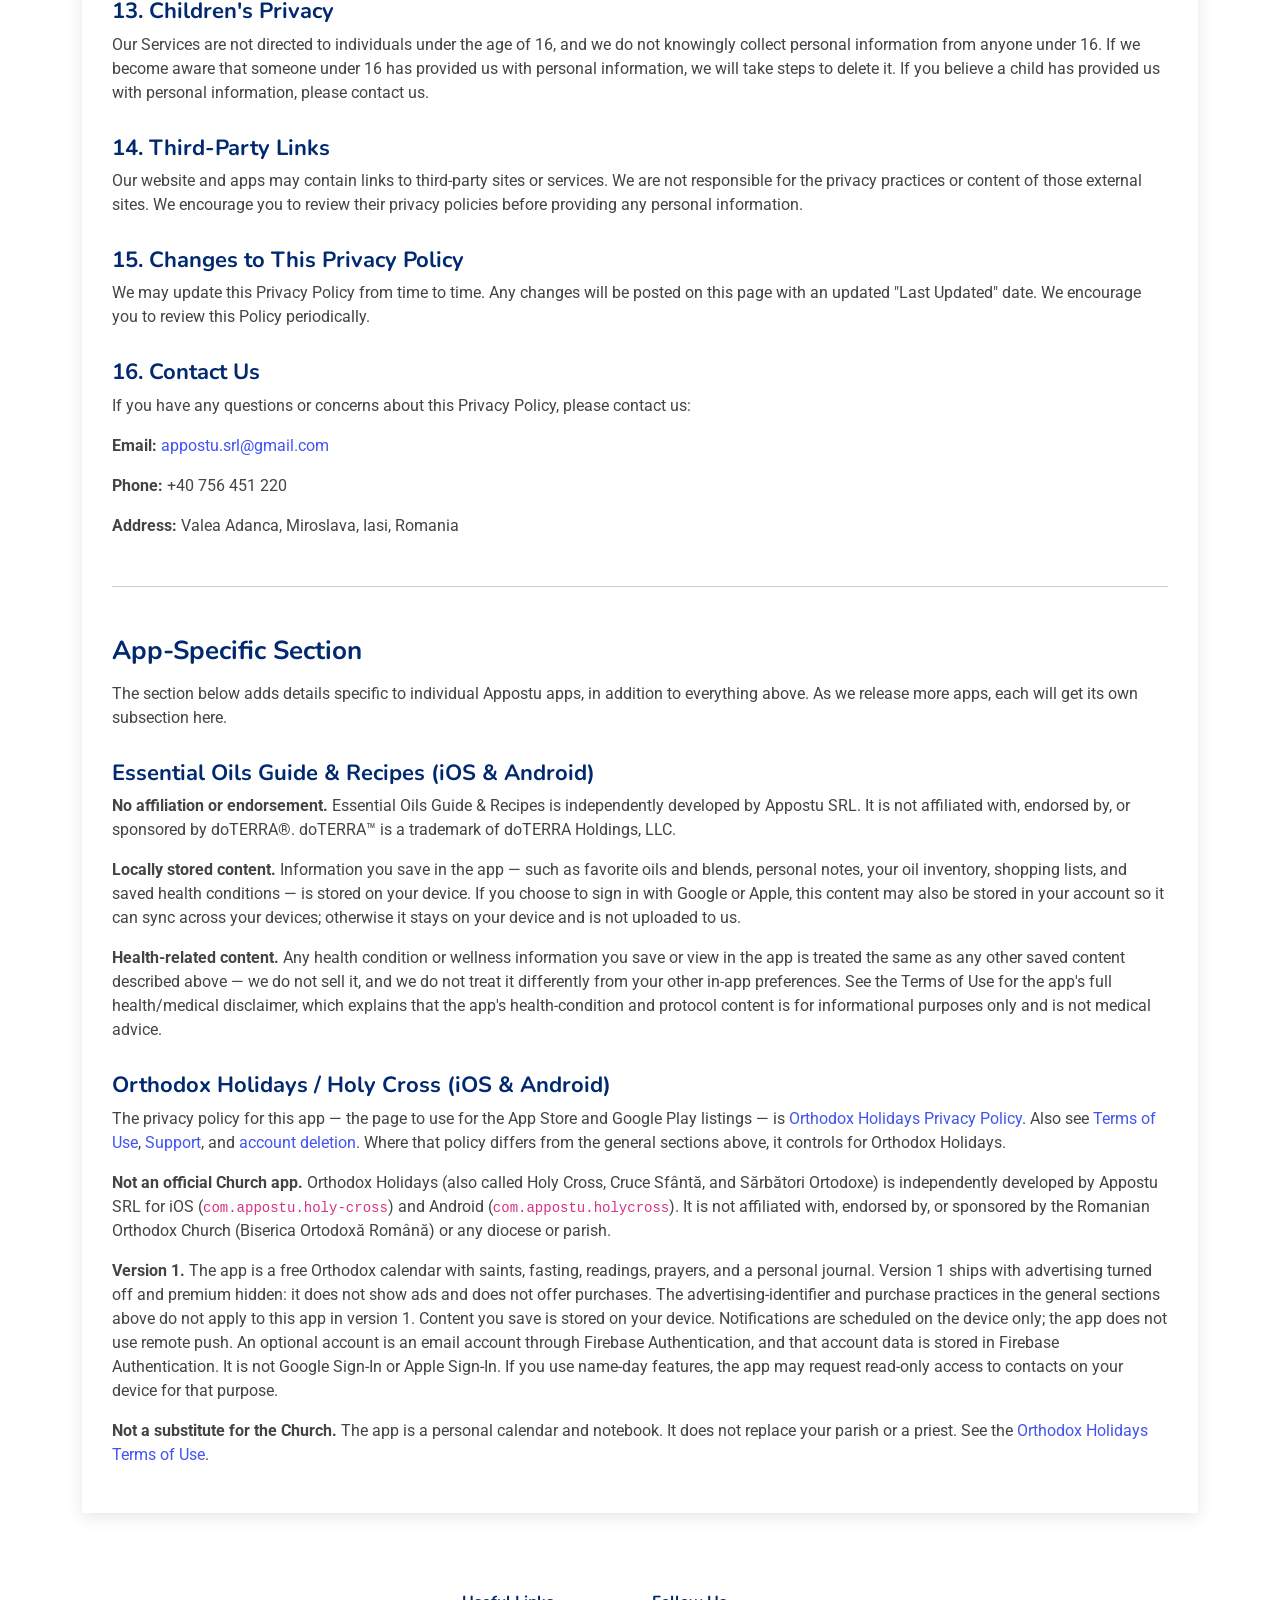
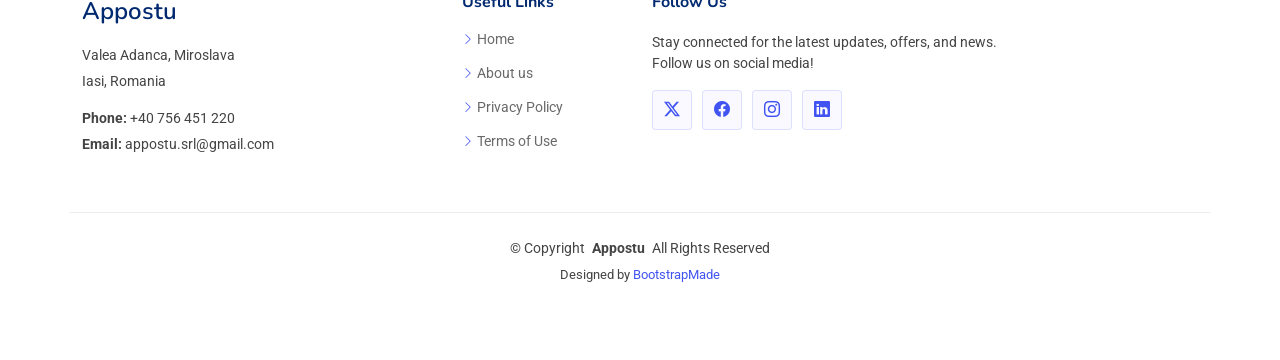
<file: privacypolicy.html>
<!DOCTYPE html>
<html lang="en">

<head>
  <meta charset="utf-8">
  <meta content="width=device-width, initial-scale=1.0" name="viewport">
  <title>Privacy Policy - Appostu</title>
  <meta name="description" content="Privacy Policy for Appostu and its apps, including Essential Oils Guide &amp; Recipes and Orthodox Holidays — how we collect, use, and protect your personal information.">
  <meta name="keywords" content="privacy policy, appostu, data protection, essential oils guide, orthodox holidays">

  <!-- Favicons -->
  <link href="assets/img/favicon.svg" rel="icon">
  <link href="assets/img/apple-touch-icon.png" rel="apple-touch-icon">

  <!-- Fonts -->
  <link href="https://fonts.googleapis.com" rel="preconnect">
  <link href="https://fonts.gstatic.com" rel="preconnect" crossorigin>
  <link href="https://fonts.googleapis.com/css2?family=Roboto:ital,wght@0,100;0,300;0,400;0,500;0,700;0,900;1,100;1,300;1,400;1,500;1,700;1,900&family=Poppins:ital,wght@0,100;0,200;0,300;0,400;0,500;0,600;0,700;0,800;0,900;1,100;1,200;1,300;1,400;1,500;1,600;1,700;1,800;1,900&family=Nunito:ital,wght@0,200;0,300;0,400;0,500;0,600;0,700;0,800;0,900;1,200;1,300;1,400;1,500;1,600;1,700;1,800;1,900&display=swap" rel="stylesheet">

  <!-- Vendor CSS Files -->
  <link href="assets/vendor/bootstrap/css/bootstrap.min.css" rel="stylesheet">
  <link href="assets/vendor/bootstrap-icons/bootstrap-icons.css" rel="stylesheet">
  <link href="assets/vendor/aos/aos.css" rel="stylesheet">
  <link href="assets/vendor/glightbox/css/glightbox.min.css" rel="stylesheet">
  <link href="assets/vendor/swiper/swiper-bundle.min.css" rel="stylesheet">

  <!-- Main CSS File -->
  <link href="assets/css/main.css" rel="stylesheet">

  <!-- =======================================================
  * Template Name: FlexStart
  * Template URL: https://bootstrapmade.com/flexstart-bootstrap-startup-template/
  * Updated: Aug 07 2024 with Bootstrap v5.3.3
  * Author: BootstrapMade.com
  * License: https://bootstrapmade.com/license/
  ======================================================== -->
</head>

<body class="index-page">

  <header id="header" class="header d-flex align-items-center fixed-top">
    <div class="container-fluid container-xl position-relative d-flex align-items-center">
      <a href="index.html" class="logo d-flex align-items-center me-auto">
        <img src="assets/img/logo.png" alt="">
        <h1 class="sitename">Appostu</h1>
      </a>
      <nav id="navmenu" class="navmenu">
        <ul>
          <li><a href="index.html">Home</a></li>
          <li><a href="holy-cross-app.html">Orthodox Holidays</a></li>
          <li><a href="essential-oils-app.html">Essential Oils Guide &amp; Recipes</a></li>
          <li><a href="index.html#about">About</a></li>
          <li><a href="privacypolicy.html" class="active">Privacy Policy</a></li>
          <li><a href="termsofuse.html">Terms of Use</a></li>
        </ul>
        <i class="mobile-nav-toggle d-xl-none bi bi-list"></i>
      </nav>
    </div>
  </header>

  <main class="main">

    <!-- Privacy Policy Section -->
    <section id="privacy-policy" class="blog-details section">
      <div class="container section-title" data-aos="fade-up">
        <h2>Privacy Policy</h2>
        <p>Your Privacy Matters to Us</p>
      </div>

      <div class="container" data-aos="fade-up" data-aos-delay="100">
        <article class="article">
          <div class="content">
            <p><strong>Last Updated: September 28, 2026</strong></p>
            <p>This Privacy Policy explains how Appostu SRL ("Appostu," "we," "us," or "our") collects, uses, discloses, and safeguards information when you visit our website (appostu.com) or use any of our mobile applications, including <strong>Essential Oils Guide &amp; Recipes</strong> and <strong>Orthodox Holidays</strong> (together, the "Services"). This Policy applies generally across all Appostu Services; where an app has its own specific data practices, those are described in the app-specific section near the end of this Policy. By using our Services, you agree to the collection and use of information as described here. If you do not agree, please do not use our Services.</p>

            <h3>1. Who We Are</h3>
            <p>The data controller responsible for your information is:</p>
            <p><strong>Appostu SRL</strong><br>
              Valea Adanca, Miroslava, Iasi, Romania<br>
              Email: <a href="mailto:appostu.srl@gmail.com">appostu.srl@gmail.com</a></p>

            <h3>2. Information We Collect</h3>
            <p>Depending on which Service you use, we (directly or through the third-party providers listed in Section 3) may collect:</p>
            <ul>
              <li><strong>Information you provide directly:</strong> your name, email address, or phone number when you contact us; and, if a Service offers sign-in, the name, email address, and profile identifier we receive from <strong>Google Sign-In</strong> or <strong>Apple Sign-In</strong> when you choose to use them.</li>
              <li><strong>Device and usage data:</strong> IP address, device model and operating system, app version, language settings, crash logs, and how you interact with our website or apps (pages viewed, screens visited, features used, time spent).</li>
              <li><strong>Advertising and analytics identifiers:</strong> mobile advertising identifiers (such as IDFA on iOS or the Google Advertising ID on Android) and similar identifiers used by our analytics and ad-attribution providers, as described in Section 3.</li>
              <li><strong>Purchase information:</strong> if you buy a subscription or in-app purchase, our payment/subscription provider (Adapty) and the relevant app store (Apple App Store or Google Play) process your payment and share limited transaction data with us (such as product purchased, price, and subscription status) — we do not receive or store your full payment card details.</li>
              <li><strong>Content you save within an app:</strong> such as favorited oils, blends, personal notes, a saved inventory/shopping list, journal entries, fasting logs, church-attendance records, name-day lists, or confession-preparation notes. This content is stored locally on your device unless you sign in, in which case it may also be stored in your account so it can sync across your devices.</li>
              <li><strong>Cookies (website only):</strong> we use cookies and similar technologies on appostu.com to operate the site and analyze usage. You can manage cookie preferences through your browser settings.</li>
            </ul>

            <h3>3. Third-Party Services We Use</h3>
            <p>We rely on the following third-party service providers, who process data on our behalf or independently as described in their own privacy policies. We share only the data necessary for each provider to perform its function:</p>
            <ul>
              <li><strong>Google Firebase</strong> (Analytics and Crashlytics) — app and website usage analytics and crash reporting.</li>
              <li><strong>Google AdMob</strong> — displays ads within our apps and may use advertising identifiers to do so.</li>
              <li><strong>Google AdSense</strong> — displays ads on our website (appostu.com).</li>
              <li><strong>Meta (Facebook) SDK</strong> — used solely for <em>ad-campaign attribution</em>: we use it to measure the performance of our own marketing campaigns (e.g., which install came from which ad). It does not display Meta/Facebook ads inside our apps.</li>
              <li><strong>Mixpanel</strong> — product usage analytics, to understand how features are used and improve our Services.</li>
              <li><strong>Adapty</strong> — manages in-app subscription paywalls and reports purchase/subscription events; actual billing is always handled by the Apple App Store or Google Play.</li>
              <li><strong>Google Sign-In</strong> and <strong>Apple Sign-In</strong> — optional authentication providers, used only if you choose to sign in.</li>
            </ul>
            <p>Each provider may process data outside your country of residence, as described in Section 8 (International Data Transfers).</p>

            <h3>4. How We Use Your Information</h3>
            <p>We use the information we collect to:</p>
            <ul>
              <li>Provide, operate, and maintain our website and apps.</li>
              <li>Let you sign in and keep your saved content (favorites, notes, inventory) in sync across devices, if you choose to use an account.</li>
              <li>Process and manage subscriptions and in-app purchases.</li>
              <li>Understand how our Services are used and improve them, through analytics.</li>
              <li>Measure the performance of our advertising campaigns and show ads that help keep our apps free.</li>
              <li>Respond to your inquiries and provide support.</li>
              <li>Comply with legal obligations and protect our rights and the safety of our users.</li>
            </ul>

            <h3>5. Legal Basis for Processing (EU/EEA/UK Users)</h3>
            <p>Where the GDPR applies, we rely on the following legal bases to process your information:</p>
            <ul>
              <li><strong>Performance of a contract:</strong> to provide the Services you request, including accounts and subscriptions.</li>
              <li><strong>Consent:</strong> for optional features such as sign-in, and for advertising/analytics identifiers where consent is required by applicable law.</li>
              <li><strong>Legitimate interests:</strong> to maintain and improve our Services, keep them secure, and measure the effectiveness of our marketing, balanced against your rights.</li>
              <li><strong>Legal obligation:</strong> where we must process data to comply with the law.</li>
            </ul>

            <h3>6. How We Share Your Information</h3>
            <p>We do not sell your personal information for money. We may share information in the following cases:</p>
            <ul>
              <li><strong>Service providers:</strong> with the third parties listed in Section 3, who process data to provide analytics, advertising, sign-in, and subscription management on our behalf or for their own analytics/advertising purposes as permitted by law.</li>
              <li><strong>Legal requirements:</strong> if required by law, regulation, legal process, or to protect the rights, property, or safety of Appostu, our users, or the public.</li>
              <li><strong>Business transfers:</strong> in connection with a merger, acquisition, or sale of assets, your information may be transferred as part of that transaction.</li>
            </ul>
            <p>Note for California residents: because our ad-attribution and analytics providers may receive device/advertising identifiers in connection with advertising, this may be considered a "share" of personal information under the CCPA/CPRA, even though no money changes hands. See Section 11 for how to opt out.</p>

            <h3>7. Advertising, Analytics &amp; Your Choices</h3>
            <p>You have several ways to control advertising and analytics data:</p>
            <ul>
              <li><strong>Device-level ad controls:</strong> you can reset or limit your advertising identifier, or opt out of personalized ads, in your iOS or Android device settings.</li>
              <li><strong>Google Ads Settings:</strong> manage personalized advertising at <a href="https://adssettings.google.com" target="_blank" rel="noopener">adssettings.google.com</a>.</li>
              <li><strong>Meta ad preferences:</strong> manage how Meta uses your data for ads at <a href="https://www.facebook.com/adpreferences" target="_blank" rel="noopener">facebook.com/adpreferences</a>.</li>
              <li><strong>App Tracking Transparency and similar consent frameworks:</strong> where required by applicable law — such as Apple's App Tracking Transparency framework on iOS — we request your permission before using identifiers to track you across apps operated by other companies.</li>
            </ul>

            <h3>8. International Data Transfers</h3>
            <p>Appostu SRL is based in Romania (EU). Several of our service providers (including Google, Meta, Mixpanel, and Adapty) are based in, or process data in, the United States or other countries outside the EU/EEA. Where we transfer personal data internationally, we rely on appropriate safeguards recognized under GDPR, such as Standard Contractual Clauses, or the provider's own certified compliance mechanisms.</p>

            <h3>9. Data Retention</h3>
            <p>We retain personal data only as long as necessary for the purposes described in this Policy — for example, for as long as you maintain an account, plus a reasonable period afterward for legal, security, or accounting purposes. Content stored only on your device (such as offline favorites or notes) remains there until you delete it or uninstall the app.</p>

            <h3>10. Data Security</h3>
            <p>We implement reasonable technical and organizational measures to protect your information from unauthorized access, loss, or misuse. However, no method of transmission over the internet or electronic storage is 100% secure, and we cannot guarantee absolute security.</p>

            <h3>11. Your Rights</h3>
            <p><strong>If you are in the EU, EEA, or UK (GDPR):</strong> you have the right to access, correct, delete, or restrict the use of your personal data; to receive a portable copy of it; to object to certain processing; and to withdraw consent at any time. You also have the right to lodge a complaint with your local data protection supervisory authority.</p>
            <p><strong>If you are a California resident (CCPA/CPRA):</strong> you have the right to know what personal information we collect, to request deletion or correction of it, to opt out of the "sale" or "sharing" of your personal information (see Section 6), and to not be discriminated against for exercising these rights.</p>
            <p>To exercise any of these rights, contact us at <a href="mailto:appostu.srl@gmail.com">appostu.srl@gmail.com</a>. We will respond within the timeframe required by applicable law.</p>

            <h3>12. Cookies (Website)</h3>
            <p>Our website uses cookies and similar technologies to operate the site, remember preferences, and analyze traffic (via Firebase Analytics and Google AdSense). You can control or disable cookies through your browser settings; disabling cookies may affect some site functionality.</p>

            <h3>13. Children's Privacy</h3>
            <p>Our Services are not directed to individuals under the age of 16, and we do not knowingly collect personal information from anyone under 16. If we become aware that someone under 16 has provided us with personal information, we will take steps to delete it. If you believe a child has provided us with personal information, please contact us.</p>

            <h3>14. Third-Party Links</h3>
            <p>Our website and apps may contain links to third-party sites or services. We are not responsible for the privacy practices or content of those external sites. We encourage you to review their privacy policies before providing any personal information.</p>

            <h3>15. Changes to This Privacy Policy</h3>
            <p>We may update this Privacy Policy from time to time. Any changes will be posted on this page with an updated "Last Updated" date. We encourage you to review this Policy periodically.</p>

            <h3>16. Contact Us</h3>
            <p>If you have any questions or concerns about this Privacy Policy, please contact us:</p>
            <p><strong>Email:</strong> <a href="mailto:appostu.srl@gmail.com">appostu.srl@gmail.com</a></p>
            <p><strong>Phone:</strong> +40 756 451 220</p>
            <p><strong>Address:</strong> Valea Adanca, Miroslava, Iasi, Romania</p>

            <hr class="my-5">

            <h2>App-Specific Section</h2>
            <p>The section below adds details specific to individual Appostu apps, in addition to everything above. As we release more apps, each will get its own subsection here.</p>

            <h3>Essential Oils Guide &amp; Recipes (iOS &amp; Android)</h3>
            <p><strong>No affiliation or endorsement.</strong> Essential Oils Guide &amp; Recipes is independently developed by Appostu SRL. It is not affiliated with, endorsed by, or sponsored by doTERRA®. doTERRA™ is a trademark of doTERRA Holdings, LLC.</p>
            <p><strong>Locally stored content.</strong> Information you save in the app — such as favorite oils and blends, personal notes, your oil inventory, shopping lists, and saved health conditions — is stored on your device. If you choose to sign in with Google or Apple, this content may also be stored in your account so it can sync across your devices; otherwise it stays on your device and is not uploaded to us.</p>
            <p><strong>Health-related content.</strong> Any health condition or wellness information you save or view in the app is treated the same as any other saved content described above — we do not sell it, and we do not treat it differently from your other in-app preferences. See the Terms of Use for the app's full health/medical disclaimer, which explains that the app's health-condition and protocol content is for informational purposes only and is not medical advice.</p>

            <h3>Orthodox Holidays / Holy Cross (iOS &amp; Android)</h3>
            <p>The privacy policy for this app — the page to use for the App Store and Google Play listings — is <a href="holy-cross/privacy/">Orthodox Holidays Privacy Policy</a>. Also see <a href="holy-cross/terms/">Terms of Use</a>, <a href="holy-cross/support/">Support</a>, and <a href="holy-cross/delete-account/">account deletion</a>. Where that policy differs from the general sections above, it controls for Orthodox Holidays.</p>
            <p><strong>Not an official Church app.</strong> Orthodox Holidays (also called Holy Cross, Cruce Sfântă, and Sărbători Ortodoxe) is independently developed by Appostu SRL for iOS (<code>com.appostu.holy-cross</code>) and Android (<code>com.appostu.holycross</code>). It is not affiliated with, endorsed by, or sponsored by the Romanian Orthodox Church (Biserica Ortodoxă Română) or any diocese or parish.</p>
            <p><strong>Version 1.</strong> The app is a free Orthodox calendar with saints, fasting, readings, prayers, and a personal journal. Version 1 ships with advertising turned off and premium hidden: it does not show ads and does not offer purchases. The advertising-identifier and purchase practices in the general sections above do not apply to this app in version 1. Content you save is stored on your device. Notifications are scheduled on the device only; the app does not use remote push. An optional account is an email account through Firebase Authentication, and that account data is stored in Firebase Authentication. It is not Google Sign-In or Apple Sign-In. If you use name-day features, the app may request read-only access to contacts on your device for that purpose.</p>
            <p><strong>Not a substitute for the Church.</strong> The app is a personal calendar and notebook. It does not replace your parish or a priest. See the <a href="holy-cross/terms/">Orthodox Holidays Terms of Use</a>.</p>
          </div>
        </article>
      </div>
    </section><!-- /Privacy Policy Section -->

  </main>

  <footer id="footer" class="footer">
    <div class="container footer-top">
      <div class="row gy-4">
        <div class="col-lg-4 col-md-6 footer-about">
          <a href="index.html" class="d-flex align-items-center">
            <span class="sitename">Appostu</span>
          </a>
          <div class="footer-contact pt-3">
            <p>Valea Adanca, Miroslava</p>
            <p>Iasi, Romania</p>
            <p class="mt-3"><strong>Phone:</strong> <span>+40 756 451 220</span></p>
            <p><strong>Email:</strong> <span>appostu.srl@gmail.com</span></p>
          </div>
        </div>

        <div class="col-lg-2 col-md-3 footer-links">
          <h4>Useful Links</h4>
          <ul>
            <li><i class="bi bi-chevron-right"></i> <a href="index.html">Home</a></li>
            <li><i class="bi bi-chevron-right"></i> <a href="index.html#about">About us</a></li>
            <li><i class="bi bi-chevron-right"></i> <a href="privacypolicy.html">Privacy Policy</a></li>
            <li><i class="bi bi-chevron-right"></i> <a href="termsofuse.html">Terms of Use</a></li>
          </ul>
        </div>

        <div class="col-lg-4 col-md-12">
          <h4>Follow Us</h4>
          <p>Stay connected for the latest updates, offers, and news. Follow us on social media!</p>
          <div class="social-links d-flex">
            <a href="http://x.com/appostu"><i class="bi bi-twitter-x"></i></a>
            <a href=""><i class="bi bi-facebook"></i></a>
            <a href=""><i class="bi bi-instagram"></i></a>
            <a href="https://www.linkedin.com/company/appostu"><i class="bi bi-linkedin"></i></a>
          </div>
        </div>
      </div>
    </div>

    <div class="container copyright text-center mt-4">
      <p>© <span>Copyright</span> <strong class="px-1 sitename">Appostu</strong> <span>All Rights Reserved</span></p>
      <div class="credits">
        <!-- All the links in the footer should remain intact. -->
        <!-- You can delete the links only if you've purchased the pro version. -->
        <!-- Licensing information: https://bootstrapmade.com/license/ -->
        <!-- Purchase the pro version with working PHP/AJAX contact form: [buy-url] -->
        Designed by <a href="https://bootstrapmade.com/">BootstrapMade</a>
      </div>
    </div>
  </footer>

  <!-- Scroll Top -->
  <a href="#" id="scroll-top" class="scroll-top d-flex align-items-center justify-content-center"><i class="bi bi-arrow-up-short"></i></a>

  <!-- Vendor JS Files -->
  <script src="assets/vendor/bootstrap/js/bootstrap.bundle.min.js"></script>
  <script src="assets/vendor/aos/aos.js"></script>
  <script src="assets/vendor/glightbox/js/glightbox.min.js"></script>
  <script src="assets/vendor/purecounter/purecounter_vanilla.js"></script>
  <script src="assets/vendor/swiper/swiper-bundle.min.js"></script>

  <!-- Main JS File -->
  <script src="assets/js/main.js"></script>

</body>

</html>
</file>
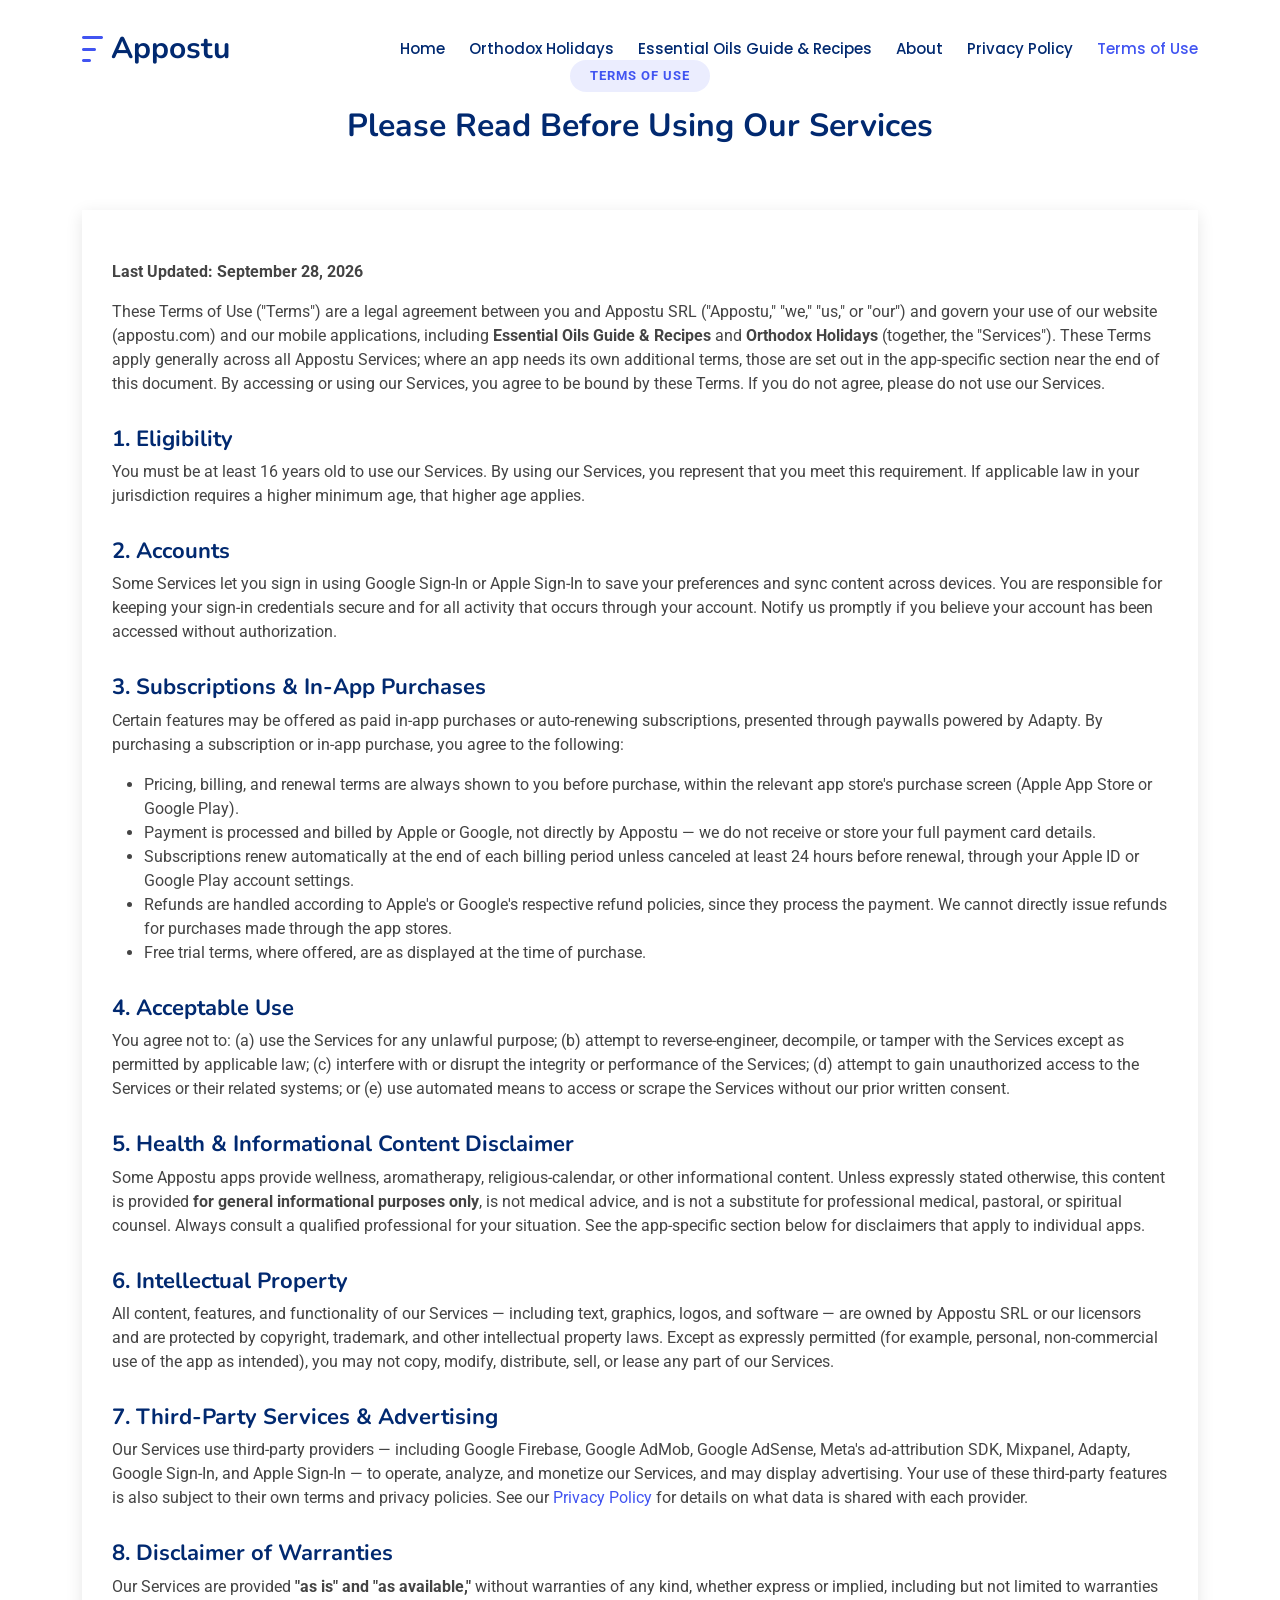
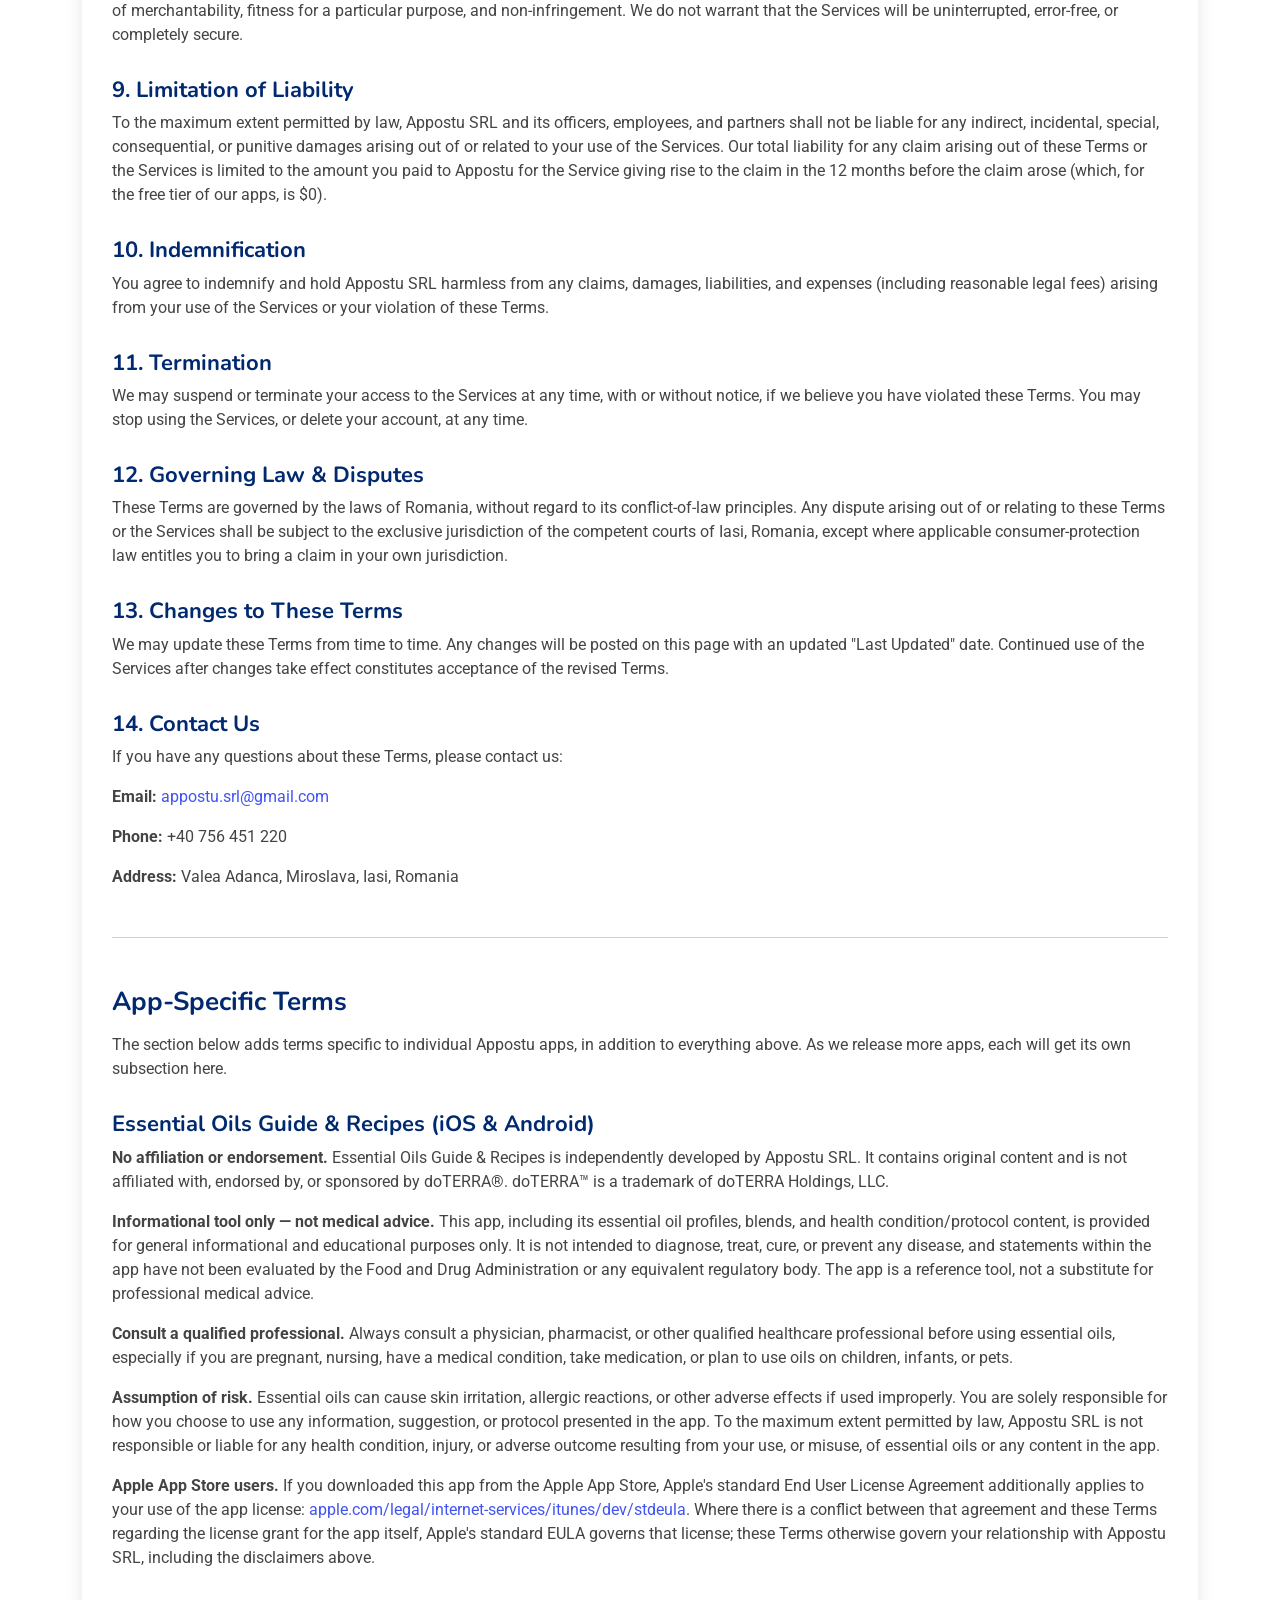
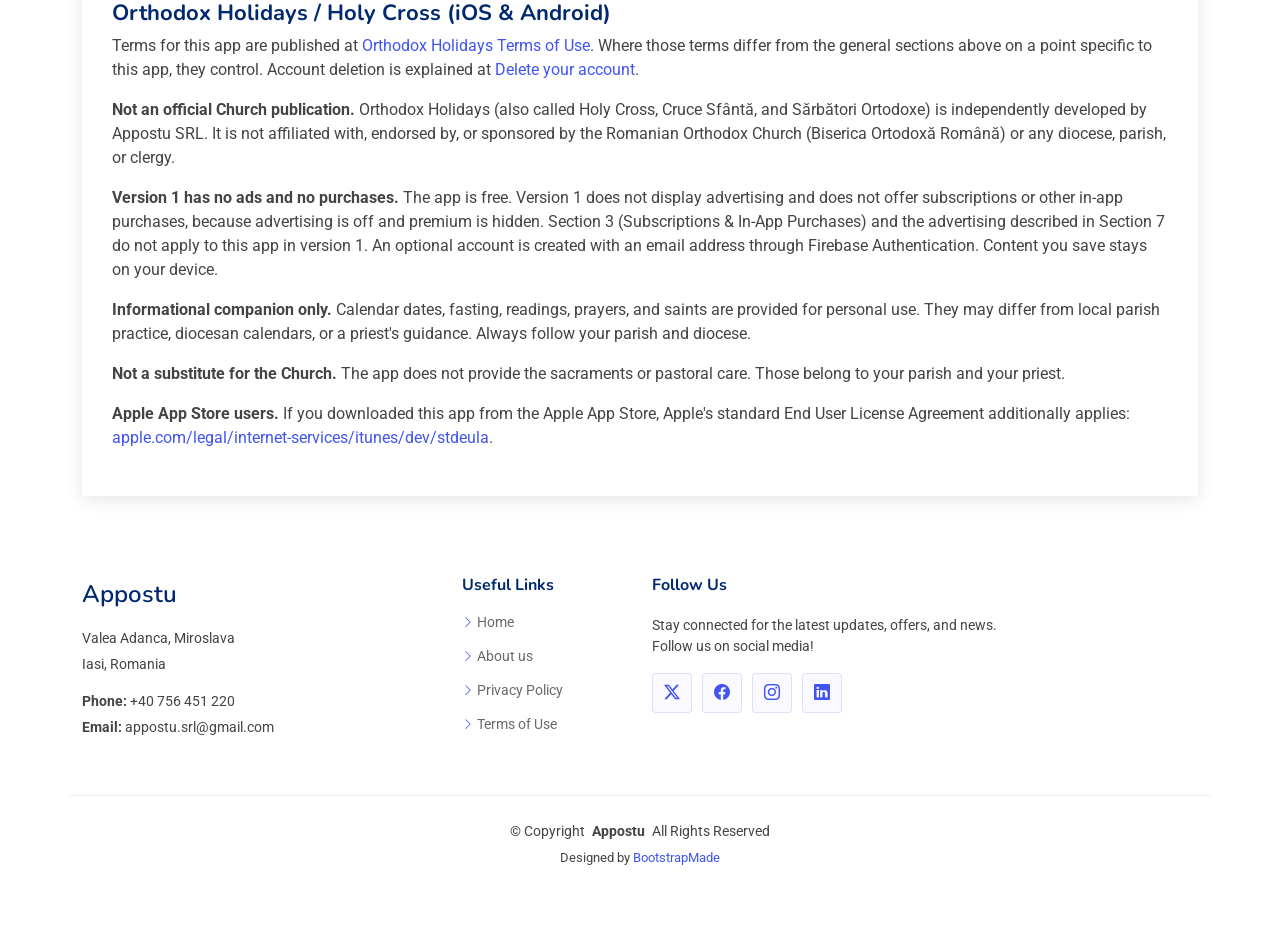
<file: termsofuse.html>
<!DOCTYPE html>
<html lang="en">

<head>
  <meta charset="utf-8">
  <meta content="width=device-width, initial-scale=1.0" name="viewport">
  <title>Terms of Use - Appostu</title>
  <meta name="description" content="Terms of Use for Appostu and its apps, including Essential Oils Guide &amp; Recipes and Orthodox Holidays.">
  <meta name="keywords" content="terms of use, terms of service, appostu, essential oils guide, orthodox holidays">

  <!-- Favicons -->
  <link href="assets/img/favicon.svg" rel="icon">
  <link href="assets/img/apple-touch-icon.png" rel="apple-touch-icon">

  <!-- Fonts -->
  <link href="https://fonts.googleapis.com" rel="preconnect">
  <link href="https://fonts.gstatic.com" rel="preconnect" crossorigin>
  <link href="https://fonts.googleapis.com/css2?family=Roboto:ital,wght@0,100;0,300;0,400;0,500;0,700;0,900;1,100;1,300;1,400;1,500;1,700;1,900&family=Poppins:ital,wght@0,100;0,200;0,300;0,400;0,500;0,600;0,700;0,800;0,900;1,100;1,200;1,300;1,400;1,500;1,600;1,700;1,800;1,900&family=Nunito:ital,wght@0,200;0,300;0,400;0,500;0,600;0,700;0,800;0,900;1,200;1,300;1,400;1,500;1,600;1,700;1,800;1,900&display=swap" rel="stylesheet">

  <!-- Vendor CSS Files -->
  <link href="assets/vendor/bootstrap/css/bootstrap.min.css" rel="stylesheet">
  <link href="assets/vendor/bootstrap-icons/bootstrap-icons.css" rel="stylesheet">
  <link href="assets/vendor/aos/aos.css" rel="stylesheet">
  <link href="assets/vendor/glightbox/css/glightbox.min.css" rel="stylesheet">
  <link href="assets/vendor/swiper/swiper-bundle.min.css" rel="stylesheet">

  <!-- Main CSS File -->
  <link href="assets/css/main.css" rel="stylesheet">

  <!-- =======================================================
  * Template Name: FlexStart
  * Template URL: https://bootstrapmade.com/flexstart-bootstrap-startup-template/
  * Updated: Aug 07 2024 with Bootstrap v5.3.3
  * Author: BootstrapMade.com
  * License: https://bootstrapmade.com/license/
  ======================================================== -->
</head>

<body class="index-page">

  <header id="header" class="header d-flex align-items-center fixed-top">
    <div class="container-fluid container-xl position-relative d-flex align-items-center">
      <a href="index.html" class="logo d-flex align-items-center me-auto">
        <img src="assets/img/logo.png" alt="">
        <h1 class="sitename">Appostu</h1>
      </a>
      <nav id="navmenu" class="navmenu">
        <ul>
          <li><a href="index.html">Home</a></li>
          <li><a href="holy-cross-app.html">Orthodox Holidays</a></li>
          <li><a href="essential-oils-app.html">Essential Oils Guide &amp; Recipes</a></li>
          <li><a href="index.html#about">About</a></li>
          <li><a href="privacypolicy.html">Privacy Policy</a></li>
          <li><a href="termsofuse.html" class="active">Terms of Use</a></li>
        </ul>
        <i class="mobile-nav-toggle d-xl-none bi bi-list"></i>
      </nav>
    </div>
  </header>

  <main class="main">

    <!-- Terms of Use Section -->
    <section id="terms-of-use" class="blog-details section">
      <div class="container section-title" data-aos="fade-up">
        <h2>Terms of Use</h2>
        <p>Please Read Before Using Our Services</p>
      </div>

      <div class="container" data-aos="fade-up" data-aos-delay="100">
        <article class="article">
          <div class="content">
            <p><strong>Last Updated: September 28, 2026</strong></p>
            <p>These Terms of Use ("Terms") are a legal agreement between you and Appostu SRL ("Appostu," "we," "us," or "our") and govern your use of our website (appostu.com) and our mobile applications, including <strong>Essential Oils Guide &amp; Recipes</strong> and <strong>Orthodox Holidays</strong> (together, the "Services"). These Terms apply generally across all Appostu Services; where an app needs its own additional terms, those are set out in the app-specific section near the end of this document. By accessing or using our Services, you agree to be bound by these Terms. If you do not agree, please do not use our Services.</p>

            <h3>1. Eligibility</h3>
            <p>You must be at least 16 years old to use our Services. By using our Services, you represent that you meet this requirement. If applicable law in your jurisdiction requires a higher minimum age, that higher age applies.</p>

            <h3>2. Accounts</h3>
            <p>Some Services let you sign in using Google Sign-In or Apple Sign-In to save your preferences and sync content across devices. You are responsible for keeping your sign-in credentials secure and for all activity that occurs through your account. Notify us promptly if you believe your account has been accessed without authorization.</p>

            <h3>3. Subscriptions &amp; In-App Purchases</h3>
            <p>Certain features may be offered as paid in-app purchases or auto-renewing subscriptions, presented through paywalls powered by Adapty. By purchasing a subscription or in-app purchase, you agree to the following:</p>
            <ul>
              <li>Pricing, billing, and renewal terms are always shown to you before purchase, within the relevant app store's purchase screen (Apple App Store or Google Play).</li>
              <li>Payment is processed and billed by Apple or Google, not directly by Appostu — we do not receive or store your full payment card details.</li>
              <li>Subscriptions renew automatically at the end of each billing period unless canceled at least 24 hours before renewal, through your Apple ID or Google Play account settings.</li>
              <li>Refunds are handled according to Apple's or Google's respective refund policies, since they process the payment. We cannot directly issue refunds for purchases made through the app stores.</li>
              <li>Free trial terms, where offered, are as displayed at the time of purchase.</li>
            </ul>

            <h3>4. Acceptable Use</h3>
            <p>You agree not to: (a) use the Services for any unlawful purpose; (b) attempt to reverse-engineer, decompile, or tamper with the Services except as permitted by applicable law; (c) interfere with or disrupt the integrity or performance of the Services; (d) attempt to gain unauthorized access to the Services or their related systems; or (e) use automated means to access or scrape the Services without our prior written consent.</p>

            <h3>5. Health &amp; Informational Content Disclaimer</h3>
            <p>Some Appostu apps provide wellness, aromatherapy, religious-calendar, or other informational content. Unless expressly stated otherwise, this content is provided <strong>for general informational purposes only</strong>, is not medical advice, and is not a substitute for professional medical, pastoral, or spiritual counsel. Always consult a qualified professional for your situation. See the app-specific section below for disclaimers that apply to individual apps.</p>

            <h3>6. Intellectual Property</h3>
            <p>All content, features, and functionality of our Services — including text, graphics, logos, and software — are owned by Appostu SRL or our licensors and are protected by copyright, trademark, and other intellectual property laws. Except as expressly permitted (for example, personal, non-commercial use of the app as intended), you may not copy, modify, distribute, sell, or lease any part of our Services.</p>

            <h3>7. Third-Party Services &amp; Advertising</h3>
            <p>Our Services use third-party providers — including Google Firebase, Google AdMob, Google AdSense, Meta's ad-attribution SDK, Mixpanel, Adapty, Google Sign-In, and Apple Sign-In — to operate, analyze, and monetize our Services, and may display advertising. Your use of these third-party features is also subject to their own terms and privacy policies. See our <a href="privacypolicy.html">Privacy Policy</a> for details on what data is shared with each provider.</p>

            <h3>8. Disclaimer of Warranties</h3>
            <p>Our Services are provided <strong>"as is" and "as available,"</strong> without warranties of any kind, whether express or implied, including but not limited to warranties of merchantability, fitness for a particular purpose, and non-infringement. We do not warrant that the Services will be uninterrupted, error-free, or completely secure.</p>

            <h3>9. Limitation of Liability</h3>
            <p>To the maximum extent permitted by law, Appostu SRL and its officers, employees, and partners shall not be liable for any indirect, incidental, special, consequential, or punitive damages arising out of or related to your use of the Services. Our total liability for any claim arising out of these Terms or the Services is limited to the amount you paid to Appostu for the Service giving rise to the claim in the 12 months before the claim arose (which, for the free tier of our apps, is $0).</p>

            <h3>10. Indemnification</h3>
            <p>You agree to indemnify and hold Appostu SRL harmless from any claims, damages, liabilities, and expenses (including reasonable legal fees) arising from your use of the Services or your violation of these Terms.</p>

            <h3>11. Termination</h3>
            <p>We may suspend or terminate your access to the Services at any time, with or without notice, if we believe you have violated these Terms. You may stop using the Services, or delete your account, at any time.</p>

            <h3>12. Governing Law &amp; Disputes</h3>
            <p>These Terms are governed by the laws of Romania, without regard to its conflict-of-law principles. Any dispute arising out of or relating to these Terms or the Services shall be subject to the exclusive jurisdiction of the competent courts of Iasi, Romania, except where applicable consumer-protection law entitles you to bring a claim in your own jurisdiction.</p>

            <h3>13. Changes to These Terms</h3>
            <p>We may update these Terms from time to time. Any changes will be posted on this page with an updated "Last Updated" date. Continued use of the Services after changes take effect constitutes acceptance of the revised Terms.</p>

            <h3>14. Contact Us</h3>
            <p>If you have any questions about these Terms, please contact us:</p>
            <p><strong>Email:</strong> <a href="mailto:appostu.srl@gmail.com">appostu.srl@gmail.com</a></p>
            <p><strong>Phone:</strong> +40 756 451 220</p>
            <p><strong>Address:</strong> Valea Adanca, Miroslava, Iasi, Romania</p>

            <hr class="my-5">

            <h2>App-Specific Terms</h2>
            <p>The section below adds terms specific to individual Appostu apps, in addition to everything above. As we release more apps, each will get its own subsection here.</p>

            <h3>Essential Oils Guide &amp; Recipes (iOS &amp; Android)</h3>
            <p><strong>No affiliation or endorsement.</strong> Essential Oils Guide &amp; Recipes is independently developed by Appostu SRL. It contains original content and is not affiliated with, endorsed by, or sponsored by doTERRA®. doTERRA™ is a trademark of doTERRA Holdings, LLC.</p>
            <p><strong>Informational tool only — not medical advice.</strong> This app, including its essential oil profiles, blends, and health condition/protocol content, is provided for general informational and educational purposes only. It is not intended to diagnose, treat, cure, or prevent any disease, and statements within the app have not been evaluated by the Food and Drug Administration or any equivalent regulatory body. The app is a reference tool, not a substitute for professional medical advice.</p>
            <p><strong>Consult a qualified professional.</strong> Always consult a physician, pharmacist, or other qualified healthcare professional before using essential oils, especially if you are pregnant, nursing, have a medical condition, take medication, or plan to use oils on children, infants, or pets.</p>
            <p><strong>Assumption of risk.</strong> Essential oils can cause skin irritation, allergic reactions, or other adverse effects if used improperly. You are solely responsible for how you choose to use any information, suggestion, or protocol presented in the app. To the maximum extent permitted by law, Appostu SRL is not responsible or liable for any health condition, injury, or adverse outcome resulting from your use, or misuse, of essential oils or any content in the app.</p>
            <p><strong>Apple App Store users.</strong> If you downloaded this app from the Apple App Store, Apple's standard End User License Agreement additionally applies to your use of the app license: <a href="https://www.apple.com/legal/internet-services/itunes/dev/stdeula/" target="_blank" rel="noopener">apple.com/legal/internet-services/itunes/dev/stdeula</a>. Where there is a conflict between that agreement and these Terms regarding the license grant for the app itself, Apple's standard EULA governs that license; these Terms otherwise govern your relationship with Appostu SRL, including the disclaimers above.</p>

            <h3>Orthodox Holidays / Holy Cross (iOS &amp; Android)</h3>
            <p>Terms for this app are published at <a href="holy-cross/terms/">Orthodox Holidays Terms of Use</a>. Where those terms differ from the general sections above on a point specific to this app, they control. Account deletion is explained at <a href="holy-cross/delete-account/">Delete your account</a>.</p>
            <p><strong>Not an official Church publication.</strong> Orthodox Holidays (also called Holy Cross, Cruce Sfântă, and Sărbători Ortodoxe) is independently developed by Appostu SRL. It is not affiliated with, endorsed by, or sponsored by the Romanian Orthodox Church (Biserica Ortodoxă Română) or any diocese, parish, or clergy.</p>
            <p><strong>Version 1 has no ads and no purchases.</strong> The app is free. Version 1 does not display advertising and does not offer subscriptions or other in-app purchases, because advertising is off and premium is hidden. Section 3 (Subscriptions &amp; In-App Purchases) and the advertising described in Section 7 do not apply to this app in version 1. An optional account is created with an email address through Firebase Authentication. Content you save stays on your device.</p>
            <p><strong>Informational companion only.</strong> Calendar dates, fasting, readings, prayers, and saints are provided for personal use. They may differ from local parish practice, diocesan calendars, or a priest's guidance. Always follow your parish and diocese.</p>
            <p><strong>Not a substitute for the Church.</strong> The app does not provide the sacraments or pastoral care. Those belong to your parish and your priest.</p>
            <p><strong>Apple App Store users.</strong> If you downloaded this app from the Apple App Store, Apple's standard End User License Agreement additionally applies: <a href="https://www.apple.com/legal/internet-services/itunes/dev/stdeula/" target="_blank" rel="noopener">apple.com/legal/internet-services/itunes/dev/stdeula</a>.</p>
          </div>
        </article>
      </div>
    </section><!-- /Terms of Use Section -->

  </main>

  <footer id="footer" class="footer">
    <div class="container footer-top">
      <div class="row gy-4">
        <div class="col-lg-4 col-md-6 footer-about">
          <a href="index.html" class="d-flex align-items-center">
            <span class="sitename">Appostu</span>
          </a>
          <div class="footer-contact pt-3">
            <p>Valea Adanca, Miroslava</p>
            <p>Iasi, Romania</p>
            <p class="mt-3"><strong>Phone:</strong> <span>+40 756 451 220</span></p>
            <p><strong>Email:</strong> <span>appostu.srl@gmail.com</span></p>
          </div>
        </div>

        <div class="col-lg-2 col-md-3 footer-links">
          <h4>Useful Links</h4>
          <ul>
            <li><i class="bi bi-chevron-right"></i> <a href="index.html">Home</a></li>
            <li><i class="bi bi-chevron-right"></i> <a href="index.html#about">About us</a></li>
            <li><i class="bi bi-chevron-right"></i> <a href="privacypolicy.html">Privacy Policy</a></li>
            <li><i class="bi bi-chevron-right"></i> <a href="termsofuse.html">Terms of Use</a></li>
          </ul>
        </div>

        <div class="col-lg-4 col-md-12">
          <h4>Follow Us</h4>
          <p>Stay connected for the latest updates, offers, and news. Follow us on social media!</p>
          <div class="social-links d-flex">
            <a href="http://x.com/appostu"><i class="bi bi-twitter-x"></i></a>
            <a href=""><i class="bi bi-facebook"></i></a>
            <a href=""><i class="bi bi-instagram"></i></a>
            <a href="https://www.linkedin.com/company/appostu"><i class="bi bi-linkedin"></i></a>
          </div>
        </div>
      </div>
    </div>

    <div class="container copyright text-center mt-4">
      <p>© <span>Copyright</span> <strong class="px-1 sitename">Appostu</strong> <span>All Rights Reserved</span></p>
      <div class="credits">
        <!-- All the links in the footer should remain intact. -->
        <!-- You can delete the links only if you've purchased the pro version. -->
        <!-- Licensing information: https://bootstrapmade.com/license/ -->
        <!-- Purchase the pro version with working PHP/AJAX contact form: [buy-url] -->
        Designed by <a href="https://bootstrapmade.com/">BootstrapMade</a>
      </div>
    </div>
  </footer>

  <!-- Scroll Top -->
  <a href="#" id="scroll-top" class="scroll-top d-flex align-items-center justify-content-center"><i class="bi bi-arrow-up-short"></i></a>

  <!-- Vendor JS Files -->
  <script src="assets/vendor/bootstrap/js/bootstrap.bundle.min.js"></script>
  <script src="assets/vendor/aos/aos.js"></script>
  <script src="assets/vendor/glightbox/js/glightbox.min.js"></script>
  <script src="assets/vendor/purecounter/purecounter_vanilla.js"></script>
  <script src="assets/vendor/swiper/swiper-bundle.min.js"></script>

  <!-- Main JS File -->
  <script src="assets/js/main.js"></script>

</body>

</html>
</file>
<file: assets/css/main.css>
/**
* Template Name: FlexStart
* Template URL: https://bootstrapmade.com/flexstart-bootstrap-startup-template/
* Updated: Aug 07 2024 with Bootstrap v5.3.3
* Author: BootstrapMade.com
* License: https://bootstrapmade.com/license/
*/

/*--------------------------------------------------------------
# Font & Color Variables
# Help: https://bootstrapmade.com/color-system/
--------------------------------------------------------------*/
/* Fonts */
:root {
  --default-font: "Roboto",  system-ui, -apple-system, "Segoe UI", Roboto, "Helvetica Neue", Arial, "Noto Sans", "Liberation Sans", sans-serif, "Apple Color Emoji", "Segoe UI Emoji", "Segoe UI Symbol", "Noto Color Emoji";
  --heading-font: "Nunito",  sans-serif;
  --nav-font: "Poppins",  sans-serif;
}

/* Global Colors - The following color variables are used throughout the website. Updating them here will change the color scheme of the entire website */
:root { 
  --background-color: #ffffff; /* Background color for the entire website, including individual sections */
  --default-color: #444444; /* Default color used for the majority of the text content across the entire website */
  --heading-color: #012970; /* Color for headings, subheadings and title throughout the website */
  --accent-color: #4154f1; /* Accent color that represents your brand on the website. It's used for buttons, links, and other elements that need to stand out */
  --surface-color: #ffffff; /* The surface color is used as a background of boxed elements within sections, such as cards, icon boxes, or other elements that require a visual separation from the global background. */
  --contrast-color: #ffffff; /* Contrast color for text, ensuring readability against backgrounds of accent, heading, or default colors. */
}

/* Nav Menu Colors - The following color variables are used specifically for the navigation menu. They are separate from the global colors to allow for more customization options */
:root {
  --nav-color: #012970;  /* The default color of the main navmenu links */
  --nav-hover-color: #4154f1; /* Applied to main navmenu links when they are hovered over or active */
  --nav-mobile-background-color: #ffffff; /* Used as the background color for mobile navigation menu */
  --nav-dropdown-background-color: #ffffff; /* Used as the background color for dropdown items that appear when hovering over primary navigation items */
  --nav-dropdown-color: #212529; /* Used for navigation links of the dropdown items in the navigation menu. */
  --nav-dropdown-hover-color: #4154f1; /* Similar to --nav-hover-color, this color is applied to dropdown navigation links when they are hovered over. */
}

/* Color Presets - These classes override global colors when applied to any section or element, providing reuse of the sam color scheme. */

.light-background {
  --background-color: #f9f9f9;
  --surface-color: #ffffff;
}

.dark-background {
  --background-color: #060606;
  --default-color: #ffffff;
  --heading-color: #ffffff;
  --surface-color: #252525;
  --contrast-color: #ffffff;
}

/* Smooth scroll */
:root {
  scroll-behavior: smooth;
}

/*--------------------------------------------------------------
# General Styling & Shared Classes
--------------------------------------------------------------*/
body {
  color: var(--default-color);
  background-color: var(--background-color);
  font-family: var(--default-font);
}

a {
  color: var(--accent-color);
  text-decoration: none;
  transition: 0.3s;
}

a:hover {
  color: color-mix(in srgb, var(--accent-color), transparent 25%);
  text-decoration: none;
}

h1,
h2,
h3,
h4,
h5,
h6 {
  color: var(--heading-color);
  font-family: var(--heading-font);
}

/* PHP Email Form Messages
------------------------------*/
.php-email-form .error-message {
  display: none;
  background: #df1529;
  color: #ffffff;
  text-align: left;
  padding: 15px;
  margin-bottom: 24px;
  font-weight: 600;
}

.php-email-form .sent-message {
  display: none;
  color: #ffffff;
  background: #059652;
  text-align: center;
  padding: 15px;
  margin-bottom: 24px;
  font-weight: 600;
}

.php-email-form .loading {
  display: none;
  background: var(--surface-color);
  text-align: center;
  padding: 15px;
  margin-bottom: 24px;
}

.php-email-form .loading:before {
  content: "";
  display: inline-block;
  border-radius: 50%;
  width: 24px;
  height: 24px;
  margin: 0 10px -6px 0;
  border: 3px solid var(--accent-color);
  border-top-color: var(--surface-color);
  animation: php-email-form-loading 1s linear infinite;
}

@keyframes php-email-form-loading {
  0% {
    transform: rotate(0deg);
  }

  100% {
    transform: rotate(360deg);
  }
}

/*--------------------------------------------------------------
# Global Header
--------------------------------------------------------------*/
.header {
  color: var(--default-color);
  background-color: var(--background-color);
  padding: 20px 0;
  transition: all 0.5s;
  z-index: 997;
}

.header .logo {
  line-height: 1;
}

.header .logo img {
  max-height: 36px;
  margin-right: 8px;
}

.header .logo h1 {
  font-size: 30px;
  margin: 0;
  font-weight: 700;
  color: var(--heading-color);
}

.header .btn-getstarted,
.header .btn-getstarted:focus {
  color: var(--contrast-color);
  background: var(--accent-color);
  font-size: 15px;
  padding: 8px 25px;
  margin: 0 0 0 30px;
  border-radius: 4px;
  transition: 0.3s;
  font-weight: 500;
}

.header .btn-getstarted:hover,
.header .btn-getstarted:focus:hover {
  color: var(--contrast-color);
  background: color-mix(in srgb, var(--accent-color), transparent 15%);
}

@media (max-width: 1200px) {
  .header .logo {
    order: 1;
  }

  .header .btn-getstarted {
    order: 2;
    margin: 0 15px 0 0;
    padding: 6px 15px;
  }

  .header .navmenu {
    order: 3;
  }
}

.scrolled .header {
  box-shadow: 0px 0 18px rgba(0, 0, 0, 0.1);
}

/* Index Page Header
------------------------------*/
.index-page .header {
  --background-color: rgba(255, 255, 255, 0);
}

/* Index Page Header on Scroll
------------------------------*/
.index-page.scrolled .header {
  --background-color: #ffffff;
}

/*--------------------------------------------------------------
# Navigation Menu
--------------------------------------------------------------*/
/* Navmenu - Desktop */
@media (min-width: 1200px) {
  .navmenu {
    padding: 0;
  }

  .navmenu ul {
    margin: 0;
    padding: 0;
    display: flex;
    list-style: none;
    align-items: center;
  }

  .navmenu li {
    position: relative;
  }

  .navmenu a,
  .navmenu a:focus {
    color: var(--nav-color);
    padding: 18px 12px;
    font-size: 15px;
    font-family: var(--nav-font);
    font-weight: 500;
    display: flex;
    align-items: center;
    justify-content: space-between;
    white-space: nowrap;
    transition: 0.3s;
  }

  .navmenu a i,
  .navmenu a:focus i {
    font-size: 12px;
    line-height: 0;
    margin-left: 5px;
    transition: 0.3s;
  }

  .navmenu li:last-child a {
    padding-right: 0;
  }

  .navmenu li:hover>a,
  .navmenu .active,
  .navmenu .active:focus {
    color: var(--nav-hover-color);
  }

  .navmenu .dropdown ul {
    margin: 0;
    padding: 10px 0;
    background: var(--nav-dropdown-background-color);
    display: block;
    position: absolute;
    visibility: hidden;
    left: 14px;
    top: 130%;
    opacity: 0;
    transition: 0.3s;
    border-radius: 4px;
    z-index: 99;
    box-shadow: 0px 0px 30px rgba(0, 0, 0, 0.1);
  }

  .navmenu .dropdown ul li {
    min-width: 200px;
  }

  .navmenu .dropdown ul a {
    padding: 10px 20px;
    font-size: 15px;
    text-transform: none;
    color: var(--nav-dropdown-color);
  }

  .navmenu .dropdown ul a i {
    font-size: 12px;
  }

  .navmenu .dropdown ul a:hover,
  .navmenu .dropdown ul .active:hover,
  .navmenu .dropdown ul li:hover>a {
    color: var(--nav-dropdown-hover-color);
  }

  .navmenu .dropdown:hover>ul {
    opacity: 1;
    top: 100%;
    visibility: visible;
  }

  .navmenu .dropdown .dropdown ul {
    top: 0;
    left: -90%;
    visibility: hidden;
  }

  .navmenu .dropdown .dropdown:hover>ul {
    opacity: 1;
    top: 0;
    left: -100%;
    visibility: visible;
  }
}

/* Navmenu - Mobile */
@media (max-width: 1199px) {
  .mobile-nav-toggle {
    color: var(--nav-color);
    font-size: 28px;
    line-height: 0;
    margin-right: 10px;
    cursor: pointer;
    transition: color 0.3s;
  }

  .navmenu {
    padding: 0;
    z-index: 9997;
  }

  .navmenu ul {
    display: none;
    list-style: none;
    position: absolute;
    inset: 60px 20px 20px 20px;
    padding: 10px 0;
    margin: 0;
    border-radius: 6px;
    background-color: var(--nav-mbile-background-color);
    overflow-y: auto;
    transition: 0.3s;
    z-index: 9998;
    box-shadow: 0px 0px 30px rgba(0, 0, 0, 0.1);
  }

  .navmenu a,
  .navmenu a:focus {
    color: var(--nav-dropdown-color);
    padding: 10px 20px;
    font-family: var(--nav-font);
    font-size: 17px;
    font-weight: 500;
    display: flex;
    align-items: center;
    justify-content: space-between;
    white-space: nowrap;
    transition: 0.3s;
  }

  .navmenu a i,
  .navmenu a:focus i {
    font-size: 12px;
    line-height: 0;
    margin-left: 5px;
    width: 30px;
    height: 30px;
    display: flex;
    align-items: center;
    justify-content: center;
    border-radius: 50%;
    transition: 0.3s;
    background-color: color-mix(in srgb, var(--accent-color), transparent 90%);
  }

  .navmenu a i:hover,
  .navmenu a:focus i:hover {
    background-color: var(--accent-color);
    color: var(--contrast-color);
  }

  .navmenu a:hover,
  .navmenu .active,
  .navmenu .active:focus {
    color: var(--nav-dropdown-hover-color);
  }

  .navmenu .active i,
  .navmenu .active:focus i {
    background-color: var(--accent-color);
    color: var(--contrast-color);
    transform: rotate(180deg);
  }

  .navmenu .dropdown ul {
    position: static;
    display: none;
    z-index: 99;
    padding: 10px 0;
    margin: 10px 20px;
    background-color: var(--nav-dropdown-background-color);
    border: 1px solid color-mix(in srgb, var(--default-color), transparent 90%);
    box-shadow: none;
    transition: all 0.5s ease-in-out;
  }

  .navmenu .dropdown ul ul {
    background-color: rgba(33, 37, 41, 0.1);
  }

  .navmenu .dropdown>.dropdown-active {
    display: block;
    background-color: rgba(33, 37, 41, 0.03);
  }

  .mobile-nav-active {
    overflow: hidden;
  }

  .mobile-nav-active .mobile-nav-toggle {
    color: #fff;
    position: absolute;
    font-size: 32px;
    top: 15px;
    right: 15px;
    margin-right: 0;
    z-index: 9999;
  }

  .mobile-nav-active .navmenu {
    position: fixed;
    overflow: hidden;
    inset: 0;
    background: rgba(33, 37, 41, 0.8);
    transition: 0.3s;
  }

  .mobile-nav-active .navmenu>ul {
    display: block;
  }
}

/* Listing Dropdown - Desktop */
@media (min-width: 1200px) {
  .navmenu .listing-dropdown {
    position: static;
  }

  .navmenu .listing-dropdown ul {
    margin: 0;
    padding: 10px;
    background: var(--nav-dropdown-background-color);
    box-shadow: 0px 0px 20px rgba(0, 0, 0, 0.1);
    position: absolute;
    top: 130%;
    left: 0;
    right: 0;
    visibility: hidden;
    opacity: 0;
    display: flex;
    transition: 0.3s;
    border-radius: 4px;
    z-index: 99;
  }

  .navmenu .listing-dropdown ul li {
    flex: 1;
  }

  .navmenu .listing-dropdown ul li a,
  .navmenu .listing-dropdown ul li:hover>a {
    padding: 10px 20px;
    font-size: 15px;
    color: var(--nav-dropdown-color);
    background-color: var(--nav-dropdown-background-color);
  }

  .navmenu .listing-dropdown ul li a:hover,
  .navmenu .listing-dropdown ul li .active,
  .navmenu .listing-dropdown ul li .active:hover {
    color: var(--nav-dropdown-hover-color);
    background-color: var(--nav-dropdown-background-color);
  }

  .navmenu .listing-dropdown:hover>ul {
    opacity: 1;
    top: 100%;
    visibility: visible;
  }
}

/* Listing Dropdown - Mobile */
@media (max-width: 1199px) {
  .navmenu .listing-dropdown ul {
    position: static;
    display: none;
    z-index: 99;
    padding: 10px 0;
    margin: 10px 20px;
    background-color: var(--nav-dropdown-background-color);
    border: 1px solid color-mix(in srgb, var(--default-color), transparent 90%);
    box-shadow: none;
    transition: all 0.5s ease-in-out;
  }

  .navmenu .listing-dropdown ul ul {
    background-color: rgba(33, 37, 41, 0.1);
  }

  .navmenu .listing-dropdown>.dropdown-active {
    display: block;
    background-color: rgba(33, 37, 41, 0.03);
  }
}

/*--------------------------------------------------------------
# Global Footer
--------------------------------------------------------------*/
.footer {
  color: var(--default-color);
  background-color: var(--background-color);
  font-size: 14px;
  padding-bottom: 50px;
  position: relative;
}

.footer .footer-newsletter {
  background-color: color-mix(in srgb, var(--accent-color), transparent 97%);
  border-top: 1px solid color-mix(in srgb, var(--accent-color), transparent 85%);
  border-bottom: 1px solid color-mix(in srgb, var(--accent-color), transparent 85%);
  padding: 50px 0;
}

.footer .footer-newsletter h4 {
  font-size: 24px;
}

.footer .footer-newsletter .newsletter-form {
  margin-top: 30px;
  margin-bottom: 15px;
  padding: 6px 8px;
  position: relative;
  background-color: color-mix(in srgb, var(--background-color), transparent 50%);
  border: 1px solid color-mix(in srgb, var(--default-color), transparent 90%);
  box-shadow: 0px 2px 25px rgba(0, 0, 0, 0.1);
  display: flex;
  transition: 0.3s;
  border-radius: 4px;
}

.footer .footer-newsletter .newsletter-form:focus-within {
  border-color: var(--accent-color);
}

.footer .footer-newsletter .newsletter-form input[type=email] {
  border: 0;
  padding: 4px;
  width: 100%;
  background-color: color-mix(in srgb, var(--background-color), transparent 50%);
  color: var(--default-color);
}

.footer .footer-newsletter .newsletter-form input[type=email]:focus-visible {
  outline: none;
}

.footer .footer-newsletter .newsletter-form input[type=submit] {
  border: 0;
  font-size: 16px;
  padding: 0 20px;
  margin: -7px -8px -7px 0;
  background: var(--accent-color);
  color: var(--contrast-color);
  transition: 0.3s;
  border-radius: 0 4px 4px 0;
}

.footer .footer-newsletter .newsletter-form input[type=submit]:hover {
  background: color-mix(in srgb, var(--accent-color), transparent 20%);
}

.footer .footer-top {
  padding-top: 50px;
}

.footer .social-links a {
  display: flex;
  align-items: center;
  justify-content: center;
  width: 40px;
  height: 40px;
  border-radius: 4px;
  background-color: color-mix(in srgb, var(--accent-color), transparent 97%);
  border: 1px solid color-mix(in srgb, var(--accent-color), transparent 85%);
  font-size: 16px;
  color: var(--accent-color);
  margin-right: 10px;
  transition: 0.3s;
}

.footer .social-links a:hover {
  color: var(--contrast-color);
  background-color: var(--accent-color);
}

.footer h4 {
  font-size: 16px;
  font-weight: bold;
  position: relative;
  padding-bottom: 12px;
}

.footer .footer-links {
  margin-bottom: 30px;
}

.footer .footer-links ul {
  list-style: none;
  padding: 0;
  margin: 0;
}

.footer .footer-links ul i {
  margin-right: 3px;
  font-size: 12px;
  line-height: 0;
  color: var(--accent-color);
}

.footer .footer-links ul li {
  padding: 10px 0;
  display: flex;
  align-items: center;
}

.footer .footer-links ul li:first-child {
  padding-top: 0;
}

.footer .footer-links ul a {
  display: inline-block;
  color: color-mix(in srgb, var(--default-color), transparent 20%);
  line-height: 1;
}

.footer .footer-links ul a:hover {
  color: var(--accent-color);
}

.footer .footer-about a {
  color: var(--heading-color);
  font-size: 24px;
  font-weight: 600;
  font-family: var(--heading-font);
}

.footer .footer-contact p {
  margin-bottom: 5px;
}

.footer .copyright {
  padding-top: 25px;
  padding-bottom: 25px;
  border-top: 1px solid color-mix(in srgb, var(--default-color), transparent 90%);
}

.footer .copyright p {
  margin-bottom: 0;
}

.footer .credits {
  margin-top: 6px;
  font-size: 13px;
}

/*--------------------------------------------------------------
# Scroll Top Button
--------------------------------------------------------------*/
.scroll-top {
  position: fixed;
  visibility: hidden;
  opacity: 0;
  right: 15px;
  bottom: 15px;
  z-index: 99999;
  background-color: var(--accent-color);
  width: 40px;
  height: 40px;
  border-radius: 4px;
  transition: all 0.4s;
}

.scroll-top i {
  font-size: 24px;
  color: var(--contrast-color);
  line-height: 0;
}

.scroll-top:hover {
  background-color: color-mix(in srgb, var(--accent-color), transparent 20%);
  color: var(--contrast-color);
}

.scroll-top.active {
  visibility: visible;
  opacity: 1;
}

/*--------------------------------------------------------------
# Disable aos animation delay on mobile devices
--------------------------------------------------------------*/
@media screen and (max-width: 768px) {
  [data-aos-delay] {
    transition-delay: 0 !important;
  }
}

/*--------------------------------------------------------------
# Global Page Titles & Breadcrumbs
--------------------------------------------------------------*/
.page-title {
  color: var(--default-color);
  background-color: var(--background-color);
  position: relative;
}

.page-title .heading {
  padding: 80px 0;
  border-top: 1px solid color-mix(in srgb, var(--default-color), transparent 90%);
}

.page-title .heading h1 {
  font-size: 38px;
  font-weight: 700;
}

.page-title nav {
  background-color: color-mix(in srgb, var(--default-color), transparent 95%);
  padding: 20px 0;
}

.page-title nav ol {
  display: flex;
  flex-wrap: wrap;
  list-style: none;
  margin: 0;
  font-size: 16px;
  font-weight: 600;
}

.page-title nav ol li+li {
  padding-left: 10px;
}

.page-title nav ol li+li::before {
  content: "/";
  display: inline-block;
  padding-right: 10px;
  color: color-mix(in srgb, var(--default-color), transparent 70%);
}

/*--------------------------------------------------------------
# Global Sections
--------------------------------------------------------------*/
section,
.section {
  color: var(--default-color);
  background-color: var(--background-color);
  padding: 60px 0;
  scroll-margin-top: 98px;
  overflow: clip;
}

@media (max-width: 1199px) {

  section,
  .section {
    scroll-margin-top: 56px;
  }
}

/*--------------------------------------------------------------
# Global Section Titles
--------------------------------------------------------------*/
.section-title {
  text-align: center;
  padding-bottom: 60px;
  position: relative;
}

.section-title h2 {
  font-size: 13px;
  letter-spacing: 1px;
  font-weight: 700;
  padding: 8px 20px;
  margin: 0;
  background: color-mix(in srgb, var(--accent-color), transparent 90%);
  color: var(--accent-color);
  display: inline-block;
  text-transform: uppercase;
  border-radius: 50px;
  font-family: var(--default-font);
}

.section-title p {
  color: var(--heading-color);
  margin: 10px 0 0 0;
  font-size: 32px;
  font-weight: 700;
  font-family: var(--heading-font);
}

.section-title p .description-title {
  color: var(--accent-color);
}

/*--------------------------------------------------------------
# Hero Section
--------------------------------------------------------------*/
.hero {
  width: 100%;
  min-height: 100vh;
  position: relative;
  padding: 80px 0 60px 0;
  display: flex;
  align-items: center;
  background: url(../img/hero-bg.png) top center no-repeat;
  background-size: cover;
}

.hero h1 {
  margin: 0;
  font-size: 48px;
  font-weight: 700;
  line-height: 56px;
}

.hero p {
  color: color-mix(in srgb, var(--default-color), transparent 30%);
  margin: 5px 0 30px 0;
  font-size: 20px;
  font-weight: 400;
}

.hero .btn-get-started {
  color: var(--contrast-color);
  background: var(--accent-color);
  font-family: var(--heading-font);
  font-weight: 500;
  font-size: 16px;
  letter-spacing: 1px;
  display: flex;
  align-items: center;
  justify-content: center;
  padding: 12px 40px;
  border-radius: 4px;
  transition: 0.5s;
  box-shadow: 0 8px 28px rgba(0, 0, 0, 0.1);
}

.hero .btn-get-started i {
  margin-left: 5px;
  font-size: 18px;
  transition: 0.3s;
}

.hero .btn-get-started:hover {
  color: var(--contrast-color);
  background: color-mix(in srgb, var(--accent-color), transparent 15%);
  box-shadow: 0 8px 28px rgba(0, 0, 0, 0.1);
}

.hero .btn-get-started:hover i {
  transform: translateX(5px);
}

.hero .btn-watch-video {
  font-size: 16px;
  transition: 0.5s;
  color: var(--default-color);
  font-weight: 600;
}

.hero .btn-watch-video i {
  color: var(--accent-color);
  font-size: 32px;
  transition: 0.3s;
  line-height: 0;
  margin-right: 8px;
}

.hero .btn-watch-video:hover {
  color: var(--accent-color);
}

.hero .btn-watch-video:hover i {
  color: color-mix(in srgb, var(--accent-color), transparent 15%);
}

.hero .animated {
  animation: up-down 2s ease-in-out infinite alternate-reverse both;
}

@media (max-width: 640px) {
  .hero h1 {
    font-size: 28px;
    line-height: 36px;
  }

  .hero p {
    font-size: 18px;
    line-height: 24px;
    margin-bottom: 30px;
  }
}

@keyframes up-down {
  0% {
    transform: translateY(10px);
  }

  100% {
    transform: translateY(-10px);
  }
}

/*--------------------------------------------------------------
# About Section
--------------------------------------------------------------*/
.about .content {
  background-color: color-mix(in srgb, var(--accent-color), transparent 95%);
  padding: 40px;
}

.about .content h3 {
  font-size: 14px;
  font-weight: 700;
  color: var(--accent-color);
  text-transform: uppercase;
}

.about .content h2 {
  font-size: 24px;
  font-weight: 700;
}

.about .content p {
  margin: 15px 0 30px 0;
  line-height: 24px;
}

.about .content .btn-read-more {
  color: var(--contrast-color);
  background: var(--accent-color);
  line-height: 0;
  padding: 15px 40px;
  border-radius: 4px;
  transition: 0.5s;
  box-shadow: 0px 5px 25px rgba(0, 0, 0, 0.1);
}

.about .content .btn-read-more span {
  font-family: var(--default-font);
  font-weight: 600;
  font-size: 16px;
  letter-spacing: 1px;
}

.about .content .btn-read-more i {
  margin-left: 5px;
  font-size: 18px;
  transition: 0.3s;
}

.about .content .btn-read-more:hover i {
  transform: translateX(5px);
}

/*--------------------------------------------------------------
# Values Section
--------------------------------------------------------------*/
.values .card {
  background-color: var(--surface-color);
  color: var(--default-color);
  padding: 30px;
  box-shadow: 0px 0 10px rgba(0, 0, 0, 0.1);
  text-align: center;
  transition: 0.3s;
  height: 100%;
  border: 0;
}

.values .card img {
  padding: 30px 50px;
  transition: 0.5s;
  transform: scale(1.1);
}

.values .card h3 {
  font-size: 24px;
  font-weight: 700;
  margin-bottom: 18px;
}

.values .card:hover {
  box-shadow: 0px 0 30px rgba(0, 0, 0, 0.1);
}

.values .card:hover img {
  transform: scale(1);
}

/*--------------------------------------------------------------
# Stats Section
--------------------------------------------------------------*/
.stats .stats-item {
  background-color: var(--surface-color);
  box-shadow: 0px 0 30px rgba(0, 0, 0, 0.1);
  padding: 30px;
}

.stats .stats-item i {
  color: var(--accent-color);
  font-size: 42px;
  line-height: 0;
  margin-right: 20px;
}

.stats .stats-item span {
  color: var(--heading-color);
  font-size: 36px;
  display: block;
  font-weight: 600;
}

.stats .stats-item p {
  padding: 0;
  margin: 0;
  font-family: var(--heading-font);
  font-size: 16px;
}

/*--------------------------------------------------------------
# Features Section
--------------------------------------------------------------*/
.features .feature-box {
  padding: 24px 20px;
  box-shadow: 0px 0 30px rgba(0, 0, 0, 0.1);
  transition: 0.3s;
  height: 100%;
}

.features .feature-box h3 {
  font-size: 18px;
  font-weight: 700;
  margin: 0;
}

.features .feature-box i {
  background: color-mix(in srgb, var(--accent-color), transparent 92%);
  color: var(--accent-color);
  line-height: 0;
  padding: 4px;
  margin-right: 10px;
  font-size: 24px;
  border-radius: 3px;
  transition: 0.3s;
}

.features .feature-box:hover i {
  background: var(--accent-color);
  color: var(--contrast-color);
}

/*--------------------------------------------------------------
# Alt Features Section
--------------------------------------------------------------*/
.alt-features .icon-box {
  display: flex;
}

.alt-features .icon-box h4 {
  font-size: 20px;
  font-weight: 700;
  margin: 0 0 10px 0;
}

.alt-features .icon-box i {
  font-size: 44px;
  line-height: 44px;
  color: var(--accent-color);
  margin-right: 15px;
}

.alt-features .icon-box p {
  font-size: 15px;
  color: color-mix(in srgb, var(--default-color), transparent 30%);
  margin-bottom: 0;
}

/*--------------------------------------------------------------
# Services Section
--------------------------------------------------------------*/
.services .service-item {
  background-color: var(--surface-color);
  box-shadow: 0px 0 30px rgba(0, 0, 0, 0.1);
  height: 100%;
  padding: 60px 30px;
  text-align: center;
  transition: 0.3s;
  border-radius: 5px;
}

.services .service-item .icon {
  font-size: 36px;
  padding: 20px 20px;
  border-radius: 4px;
  position: relative;
  margin-bottom: 25px;
  display: inline-block;
  line-height: 0;
  transition: 0.3s;
}

.services .service-item h3 {
  font-size: 24px;
  font-weight: 700;
}

.services .service-item .read-more {
  display: inline-flex;
  align-items: center;
  justify-content: center;
  font-weight: 600;
  font-size: 16px;
  padding: 8px 20px;
}

.services .service-item .read-more i {
  line-height: 0;
  margin-left: 5px;
  font-size: 18px;
}

.services .service-item.item-cyan {
  border-bottom: 3px solid #0dcaf0;
}

.services .service-item.item-cyan .icon {
  color: #0dcaf0;
  background: rgba(13, 202, 240, 0.1);
}

.services .service-item.item-cyan .read-more {
  color: #0dcaf0;
}

.services .service-item.item-cyan:hover {
  background: #0dcaf0;
}

.services .service-item.item-orange {
  border-bottom: 3px solid #fd7e14;
}

.services .service-item.item-orange .icon {
  color: #fd7e14;
  background: rgba(253, 126, 20, 0.1);
}

.services .service-item.item-orange .read-more {
  color: #fd7e14;
}

.services .service-item.item-orange:hover {
  background: #fd7e14;
}

.services .service-item.item-teal {
  border-bottom: 3px solid #20c997;
}

.services .service-item.item-teal .icon {
  color: #20c997;
  background: rgba(32, 201, 151, 0.1);
}

.services .service-item.item-teal .read-more {
  color: #20c997;
}

.services .service-item.item-teal:hover {
  background: #20c997;
}

.services .service-item.item-red {
  border-bottom: 3px solid #df1529;
}

.services .service-item.item-red .icon {
  color: #df1529;
  background: rgba(223, 21, 4, 0.1);
}

.services .service-item.item-red .read-more {
  color: #df1529;
}

.services .service-item.item-red:hover {
  background: #df1529;
}

.services .service-item.item-indigo {
  border-bottom: 3px solid #6610f2;
}

.services .service-item.item-indigo .icon {
  color: #6610f2;
  background: rgba(102, 16, 242, 0.1);
}

.services .service-item.item-indigo .read-more {
  color: #6610f2;
}

.services .service-item.item-indigo:hover {
  background: #6610f2;
}

.services .service-item.item-pink {
  border-bottom: 3px solid #f3268c;
}

.services .service-item.item-pink .icon {
  color: #f3268c;
  background: rgba(243, 38, 140, 0.1);
}

.services .service-item.item-pink .read-more {
  color: #f3268c;
}

.services .service-item.item-pink:hover {
  background: #f3268c;
}

.services .service-item:hover h3,
.services .service-item:hover p,
.services .service-item:hover .read-more {
  color: #fff;
}

.services .service-item:hover .icon {
  background: #fff;
}

/*--------------------------------------------------------------
# Pricing Section
--------------------------------------------------------------*/
.pricing .pricing-tem {
  background-color: var(--surface-color);
  box-shadow: 0px 0 30px rgba(0, 0, 0, 0.1);
  padding: 40px 20px;
  text-align: center;
  border-radius: 4px;
  position: relative;
  overflow: hidden;
  transition: 0.3s;
  height: 100%;
}

@media (min-width: 1200px) {
  .pricing .pricing-tem:hover {
    transform: scale(1.1);
    box-shadow: 0px 0 30px rgba(0, 0, 0, 0.1);
  }
}

.pricing h3 {
  font-weight: 700;
  font-size: 18px;
  margin-bottom: 15px;
}

.pricing .price {
  font-size: 36px;
  color: var(--heading-color);
  font-weight: 600;
  font-family: var(--heading-font);
}

.pricing .price sup {
  font-size: 20px;
  top: -15px;
  left: -3px;
}

.pricing .price span {
  color: color-mix(in srgb, var(--default-color), transparent 50%);
  font-size: 16px;
  font-weight: 300;
}

.pricing .icon {
  padding: 20px 0;
}

.pricing .icon i {
  font-size: 48px;
}

.pricing ul {
  padding: 0;
  list-style: none;
  color: var(--default-color);
  text-align: center;
  line-height: 26px;
  font-size: 16px;
  margin-bottom: 25px;
}

.pricing ul li {
  padding-bottom: 10px;
}

.pricing ul .na {
  color: color-mix(in srgb, var(--default-color), transparent 70%);
  text-decoration: line-through;
}

.pricing .btn-buy {
  display: inline-block;
  padding: 8px 40px 10px 40px;
  border-radius: 50px;
  color: var(--accent-color);
  transition: none;
  font-size: 16px;
  font-weight: 400;
  font-family: var(--heading-font);
  font-weight: 600;
  transition: 0.3s;
  border: 1px solid var(--accent-color);
}

.pricing .btn-buy:hover {
  background: var(--accent-color);
  color: var(--contrast-color);
}

.pricing .featured {
  width: 200px;
  position: absolute;
  top: 18px;
  right: -68px;
  transform: rotate(45deg);
  z-index: 1;
  font-size: 14px;
  padding: 1px 0 3px 0;
  background: var(--accent-color);
  color: var(--contrast-color);
}

/*--------------------------------------------------------------
# Faq Section
--------------------------------------------------------------*/
.faq .faq-container .faq-item {
  position: relative;
  padding: 20px 0;
  border-bottom: 1px solid color-mix(in srgb, var(--default-color), transparent 85%);
  overflow: hidden;
}

.faq .faq-container .faq-item:last-child {
  margin-bottom: 0;
}

.faq .faq-container .faq-item h3 {
  font-weight: 600;
  font-size: 16px;
  line-height: 24px;
  margin: 0 30px 0 0;
  transition: 0.3s;
  cursor: pointer;
  display: flex;
  align-items: center;
}

.faq .faq-container .faq-item h3 .num {
  color: var(--accent-color);
  padding-right: 5px;
}

.faq .faq-container .faq-item h3:hover {
  color: var(--accent-color);
}

.faq .faq-container .faq-item .faq-content {
  display: grid;
  grid-template-rows: 0fr;
  transition: 0.3s ease-in-out;
  visibility: hidden;
  opacity: 0;
}

.faq .faq-container .faq-item .faq-content p {
  margin-bottom: 0;
  overflow: hidden;
}

.faq .faq-container .faq-item .faq-toggle {
  position: absolute;
  top: 20px;
  right: 20px;
  font-size: 16px;
  line-height: 0;
  transition: 0.3s;
  cursor: pointer;
}

.faq .faq-container .faq-item .faq-toggle:hover {
  color: var(--accent-color);
}

.faq .faq-container .faq-active h3 {
  color: var(--accent-color);
}

.faq .faq-container .faq-active .faq-content {
  grid-template-rows: 1fr;
  visibility: visible;
  opacity: 1;
  padding-top: 10px;
}

.faq .faq-container .faq-active .faq-toggle {
  transform: rotate(90deg);
  color: var(--accent-color);
}

/*--------------------------------------------------------------
# Portfolio Section
--------------------------------------------------------------*/
.portfolio .portfolio-filters {
  padding: 0;
  margin: 0 auto 20px auto;
  list-style: none;
  text-align: center;
}

.portfolio .portfolio-filters li {
  cursor: pointer;
  display: inline-block;
  padding: 0;
  font-size: 18px;
  font-weight: 500;
  margin: 0 10px;
  line-height: 1;
  margin-bottom: 5px;
  transition: all 0.3s ease-in-out;
}

.portfolio .portfolio-filters li:hover,
.portfolio .portfolio-filters li.filter-active {
  color: var(--accent-color);
}

.portfolio .portfolio-filters li:first-child {
  margin-left: 0;
}

.portfolio .portfolio-filters li:last-child {
  margin-right: 0;
}

@media (max-width: 575px) {
  .portfolio .portfolio-filters li {
    font-size: 14px;
    margin: 0 5px;
  }
}

.portfolio .portfolio-content {
  position: relative;
  overflow: hidden;
}

.portfolio .portfolio-content img {
  transition: 0.3s;
}

.portfolio .portfolio-content .portfolio-info {
  opacity: 0;
  position: absolute;
  inset: 0;
  z-index: 3;
  transition: all ease-in-out 0.3s;
  background: rgba(0, 0, 0, 0.6);
  padding: 15px;
}

.portfolio .portfolio-content .portfolio-info h4 {
  font-size: 14px;
  padding: 5px 10px;
  font-weight: 400;
  color: #ffffff;
  display: inline-block;
  background-color: var(--accent-color);
}

.portfolio .portfolio-content .portfolio-info p {
  position: absolute;
  bottom: 10px;
  text-align: center;
  display: inline-block;
  left: 0;
  right: 0;
  font-size: 16px;
  font-weight: 600;
  color: rgba(255, 255, 255, 0.8);
}

.portfolio .portfolio-content .portfolio-info .preview-link,
.portfolio .portfolio-content .portfolio-info .details-link {
  position: absolute;
  left: calc(50% - 40px);
  font-size: 26px;
  top: calc(50% - 14px);
  color: #fff;
  transition: 0.3s;
  line-height: 1.2;
}

.portfolio .portfolio-content .portfolio-info .preview-link:hover,
.portfolio .portfolio-content .portfolio-info .details-link:hover {
  color: var(--accent-color);
}

.portfolio .portfolio-content .portfolio-info .details-link {
  left: 50%;
  font-size: 34px;
  line-height: 0;
}

.portfolio .portfolio-content:hover .portfolio-info {
  opacity: 1;
}

.portfolio .portfolio-content:hover img {
  transform: scale(1.1);
}

/*--------------------------------------------------------------
# Testimonials Section
--------------------------------------------------------------*/
.testimonials .testimonial-item {
  background-color: var(--surface-color);
  box-shadow: 0px 0 20px rgba(0, 0, 0, 0.1);
  box-sizing: content-box;
  padding: 30px;
  margin: 40px 30px;
  min-height: 320px;
  display: flex;
  flex-direction: column;
  text-align: center;
  transition: 0.3s;
}

.testimonials .testimonial-item .stars {
  margin-bottom: 15px;
}

.testimonials .testimonial-item .stars i {
  color: #ffc107;
  margin: 0 1px;
}

.testimonials .testimonial-item .testimonial-img {
  width: 90px;
  border-radius: 50%;
  border: 4px solid var(--background-color);
  margin: 0 auto;
}

.testimonials .testimonial-item h3 {
  font-size: 18px;
  font-weight: bold;
  margin: 10px 0 5px 0;
}

.testimonials .testimonial-item h4 {
  font-size: 14px;
  color: color-mix(in srgb, var(--default-color), transparent 40%);
  margin: 0;
}

.testimonials .testimonial-item p {
  font-style: italic;
  margin: 0 auto 15px auto;
}

.testimonials .swiper-wrapper {
  height: auto;
}

.testimonials .swiper-pagination {
  margin-top: 20px;
  position: relative;
}

.testimonials .swiper-pagination .swiper-pagination-bullet {
  width: 12px;
  height: 12px;
  background-color: color-mix(in srgb, var(--default-color), transparent 85%);
  opacity: 1;
}

.testimonials .swiper-pagination .swiper-pagination-bullet-active {
  background-color: var(--accent-color);
}

.testimonials .swiper-slide {
  opacity: 0.3;
}

@media (max-width: 1199px) {
  .testimonials .swiper-slide-active {
    opacity: 1;
  }

  .testimonials .swiper-pagination {
    margin-top: 0;
  }

  .testimonials .testimonial-item {
    margin: 40px 20px;
  }
}

@media (min-width: 1200px) {
  .testimonials .swiper-slide-next {
    opacity: 1;
    transform: scale(1.12);
  }
}

/*--------------------------------------------------------------
# Team Section
--------------------------------------------------------------*/
.team .team-member {
  box-shadow: 0px 0 30px rgba(0, 0, 0, 0.1);
  overflow: hidden;
  text-align: center;
  border-radius: 5px;
  transition: 0.3s;
}

.team .team-member .member-img {
  position: relative;
  overflow: hidden;
}

.team .team-member .member-img:after {
  position: absolute;
  content: "";
  left: -1px;
  right: -1px;
  bottom: -1px;
  height: 100%;
  background-color: var(--surface-color);
  -webkit-mask: url("../img/team-shape.svg") no-repeat center bottom;
  mask: url("../img/team-shape.svg") no-repeat center bottom;
  -webkit-mask-size: contain;
  mask-size: contain;
  z-index: 1;
}

.team .team-member .social {
  position: absolute;
  right: -100%;
  top: 30px;
  opacity: 0;
  border-radius: 4px;
  transition: 0.5s;
  background: color-mix(in srgb, var(--background-color), transparent 60%);
  z-index: 2;
}

.team .team-member .social a {
  transition: color 0.3s;
  color: color-mix(in srgb, var(--default-color), transparent 50%);
  margin: 15px 12px;
  display: block;
  line-height: 0;
  text-align: center;
}

.team .team-member .social a:hover {
  color: var(--default-color);
}

.team .team-member .social i {
  font-size: 18px;
}

.team .team-member .member-info {
  padding: 10px 15px 20px 15px;
}

.team .team-member .member-info h4 {
  font-weight: 700;
  margin-bottom: 5px;
  font-size: 20px;
}

.team .team-member .member-info span {
  display: block;
  font-size: 14px;
  font-weight: 400;
  color: color-mix(in srgb, var(--default-color), transparent 50%);
}

.team .team-member .member-info p {
  font-style: italic;
  font-size: 14px;
  padding-top: 15px;
  line-height: 26px;
  color: color-mix(in srgb, var(--default-color), transparent 30%);
}

.team .team-member:hover {
  transform: scale(1.08);
  box-shadow: 0px 0 30px rgba(0, 0, 0, 0.1);
}

.team .team-member:hover .social {
  right: 8px;
  opacity: 1;
}

/*--------------------------------------------------------------
# Clients Section
--------------------------------------------------------------*/
.clients .swiper-slide img {
  transition: 0.3s;
  opacity: 0.5;
}

.clients .swiper-slide img:hover {
  opacity: 1;
}

.clients .swiper-wrapper {
  height: auto;
}

.clients .swiper-pagination {
  margin-top: 20px;
  position: relative;
}

.clients .swiper-pagination .swiper-pagination-bullet {
  width: 12px;
  height: 12px;
  opacity: 1;
  background-color: color-mix(in srgb, var(--default-color), transparent 80%);
}

.clients .swiper-pagination .swiper-pagination-bullet-active {
  background-color: var(--accent-color);
}

/*--------------------------------------------------------------
# Recent Posts Section
--------------------------------------------------------------*/
.recent-posts .post-item {
  background-color: var(--surface-color);
  box-shadow: 0px 2px 20px rgba(0, 0, 0, 0.1);
  transition: 0.3s;
}

.recent-posts .post-item .post-img img {
  transition: 0.5s;
}

.recent-posts .post-item .post-date {
  position: absolute;
  right: 0;
  bottom: 0;
  background-color: var(--accent-color);
  color: var(--contrast-color);
  text-transform: uppercase;
  font-size: 13px;
  padding: 6px 12px;
  font-weight: 500;
}

.recent-posts .post-item .post-content {
  padding: 30px;
}

.recent-posts .post-item .post-title {
  color: var(--heading-color);
  font-size: 20px;
  font-weight: 700;
  transition: 0.3s;
  margin-bottom: 15px;
}

.recent-posts .post-item .meta i {
  font-size: 16px;
  color: var(--accent-color);
}

.recent-posts .post-item .meta span {
  font-size: 15px;
  color: color-mix(in srgb, var(--default-color), transparent 50%);
}

.recent-posts .post-item hr {
  color: color-mix(in srgb, var(--default-color), transparent 80%);
  margin: 20px 0;
}

.recent-posts .post-item .readmore {
  display: flex;
  align-items: center;
  font-weight: 600;
  line-height: 1;
  transition: 0.3s;
  color: color-mix(in srgb, var(--default-color), transparent 40%);
}

.recent-posts .post-item .readmore i {
  line-height: 0;
  margin-left: 6px;
  font-size: 16px;
}

.recent-posts .post-item:hover .post-title,
.recent-posts .post-item:hover .readmore {
  color: var(--accent-color);
}

.recent-posts .post-item:hover .post-img img {
  transform: scale(1.1);
}

/*--------------------------------------------------------------
# Contact Section
--------------------------------------------------------------*/
.contact .info-item {
  background: color-mix(in srgb, var(--default-color), transparent 96%);
  padding: 30px;
}

.contact .info-item i {
  font-size: 38px;
  line-height: 0;
  color: var(--accent-color);
}

.contact .info-item h3 {
  font-size: 20px;
  font-weight: 700;
  margin: 20px 0 10px 0;
}

.contact .info-item p {
  padding: 0;
  line-height: 24px;
  font-size: 14px;
  margin-bottom: 0;
}

.contact .php-email-form {
  background: color-mix(in srgb, var(--default-color), transparent 96%);
  padding: 30px;
  height: 100%;
}

.contact .php-email-form input[type=text],
.contact .php-email-form input[type=email],
.contact .php-email-form textarea {
  font-size: 14px;
  padding: 10px 15px;
  box-shadow: none;
  border-radius: 0;
  color: var(--default-color);
  background-color: color-mix(in srgb, var(--background-color), transparent 50%);
  border-color: color-mix(in srgb, var(--default-color), transparent 80%);
}

.contact .php-email-form input[type=text]:focus,
.contact .php-email-form input[type=email]:focus,
.contact .php-email-form textarea:focus {
  border-color: var(--accent-color);
}

.contact .php-email-form input[type=text]::placeholder,
.contact .php-email-form input[type=email]::placeholder,
.contact .php-email-form textarea::placeholder {
  color: color-mix(in srgb, var(--default-color), transparent 70%);
}

.contact .php-email-form button[type=submit] {
  background: var(--accent-color);
  color: var(--contrast-color);
  border: 0;
  padding: 10px 30px;
  transition: 0.4s;
  border-radius: 4px;
}

.contact .php-email-form button[type=submit]:hover {
  background: color-mix(in srgb, var(--accent-color), transparent 20%);
}

/*--------------------------------------------------------------
# Portfolio Details Section
--------------------------------------------------------------*/
.portfolio-details .portfolio-details-slider img {
  width: 100%;
}

.portfolio-details .portfolio-details-slider .swiper-pagination {
  margin-top: 20px;
  position: relative;
}

.portfolio-details .portfolio-details-slider .swiper-pagination .swiper-pagination-bullet {
  width: 12px;
  height: 12px;
  background-color: color-mix(in srgb, var(--default-color), transparent 85%);
  opacity: 1;
}

.portfolio-details .portfolio-details-slider .swiper-pagination .swiper-pagination-bullet-active {
  background-color: var(--accent-color);
}

.portfolio-details .portfolio-info {
  background-color: var(--surface-color);
  padding: 30px;
  box-shadow: 0px 0 30px rgba(0, 0, 0, 0.1);
}

.portfolio-details .portfolio-info h3 {
  font-size: 22px;
  font-weight: 700;
  margin-bottom: 20px;
  padding-bottom: 20px;
  border-bottom: 1px solid color-mix(in srgb, var(--default-color), transparent 85%);
}

.portfolio-details .portfolio-info ul {
  list-style: none;
  padding: 0;
  font-size: 15px;
}

.portfolio-details .portfolio-info ul li+li {
  margin-top: 10px;
}

.portfolio-details .portfolio-description {
  padding-top: 30px;
}

.portfolio-details .portfolio-description h2 {
  font-size: 26px;
  font-weight: 700;
  margin-bottom: 20px;
}

.portfolio-details .portfolio-description p {
  padding: 0;
  color: color-mix(in srgb, var(--default-color), transparent 30%);
}

/*--------------------------------------------------------------
# Service Details Section
--------------------------------------------------------------*/
.service-details .service-box {
  background-color: var(--surface-color);
  padding: 20px;
  box-shadow: 0px 2px 20px rgba(0, 0, 0, 0.1);
}

.service-details .service-box+.service-box {
  margin-top: 30px;
}

.service-details .service-box h4 {
  font-size: 20px;
  font-weight: 700;
  border-bottom: 2px solid color-mix(in srgb, var(--default-color), transparent 92%);
  padding-bottom: 15px;
  margin-bottom: 15px;
}

.service-details .services-list {
  background-color: var(--surface-color);
}

.service-details .services-list a {
  color: color-mix(in srgb, var(--default-color), transparent 20%);
  background-color: color-mix(in srgb, var(--default-color), transparent 96%);
  display: flex;
  align-items: center;
  padding: 12px 15px;
  margin-top: 15px;
  transition: 0.3s;
}

.service-details .services-list a:first-child {
  margin-top: 0;
}

.service-details .services-list a i {
  font-size: 16px;
  margin-right: 8px;
  color: var(--accent-color);
}

.service-details .services-list a.active {
  color: var(--contrast-color);
  background-color: var(--accent-color);
}

.service-details .services-list a.active i {
  color: var(--contrast-color);
}

.service-details .services-list a:hover {
  background-color: color-mix(in srgb, var(--accent-color), transparent 95%);
  color: var(--accent-color);
}

.service-details .download-catalog a {
  color: var(--default-color);
  display: flex;
  align-items: center;
  padding: 10px 0;
  transition: 0.3s;
  border-top: 1px solid color-mix(in srgb, var(--default-color), transparent 90%);
}

.service-details .download-catalog a:first-child {
  border-top: 0;
  padding-top: 0;
}

.service-details .download-catalog a:last-child {
  padding-bottom: 0;
}

.service-details .download-catalog a i {
  font-size: 24px;
  margin-right: 8px;
  color: var(--accent-color);
}

.service-details .download-catalog a:hover {
  color: var(--accent-color);
}

.service-details .help-box {
  background-color: var(--accent-color);
  color: var(--contrast-color);
  margin-top: 30px;
  padding: 30px 15px;
}

.service-details .help-box .help-icon {
  font-size: 48px;
}

.service-details .help-box h4,
.service-details .help-box a {
  color: var(--contrast-color);
}

.service-details .services-img {
  margin-bottom: 20px;
}

.service-details h3 {
  font-size: 26px;
  font-weight: 700;
}

.service-details p {
  font-size: 15px;
}

.service-details ul {
  list-style: none;
  padding: 0;
  font-size: 15px;
}

.service-details ul li {
  padding: 5px 0;
  display: flex;
  align-items: center;
}

.service-details ul i {
  font-size: 20px;
  margin-right: 8px;
  color: var(--accent-color);
}

/*--------------------------------------------------------------
# Starter Section Section
--------------------------------------------------------------*/
.starter-section {
  /* Add your styles here */
}

/*--------------------------------------------------------------
# Blog Posts Section
--------------------------------------------------------------*/
.blog-posts article {
  background-color: var(--surface-color);
  box-shadow: 0 4px 16px rgba(0, 0, 0, 0.1);
  padding: 30px;
  height: 100%;
}

.blog-posts .post-img {
  max-height: 440px;
  margin: -30px -30px 0 -30px;
  overflow: hidden;
}

.blog-posts .title {
  font-size: 24px;
  font-weight: 700;
  padding: 0;
  margin: 30px 0;
}

.blog-posts .title a {
  color: var(--heading-color);
  transition: 0.3s;
}

.blog-posts .title a:hover {
  color: var(--accent-color);
}

.blog-posts .meta-top {
  margin-top: 20px;
  color: color-mix(in srgb, var(--default-color), transparent 40%);
}

.blog-posts .meta-top ul {
  display: flex;
  flex-wrap: wrap;
  list-style: none;
  align-items: center;
  padding: 0;
  margin: 0;
}

.blog-posts .meta-top ul li+li {
  padding-left: 20px;
}

.blog-posts .meta-top i {
  font-size: 16px;
  margin-right: 8px;
  line-height: 0;
  color: color-mix(in srgb, var(--default-color), transparent 20%);
}

.blog-posts .meta-top a {
  color: color-mix(in srgb, var(--default-color), transparent 40%);
  font-size: 14px;
  display: inline-block;
  line-height: 1;
}

.blog-posts .content {
  margin-top: 20px;
}

.blog-posts .content .read-more {
  text-align: right;
}

.blog-posts .content .read-more a {
  background: var(--accent-color);
  color: var(--contrast-color);
  display: inline-block;
  padding: 8px 30px;
  transition: 0.3s;
  font-size: 14px;
  border-radius: 4px;
}

.blog-posts .content .read-more a:hover {
  background: color-mix(in srgb, var(--accent-color), transparent 20%);
}

/*--------------------------------------------------------------
# Blog Pagination Section
--------------------------------------------------------------*/
.blog-pagination {
  padding-top: 0;
  color: color-mix(in srgb, var(--default-color), transparent 40%);
}

.blog-pagination ul {
  display: flex;
  padding: 0;
  margin: 0;
  list-style: none;
}

.blog-pagination li {
  margin: 0 5px;
  transition: 0.3s;
}

.blog-pagination li a {
  color: color-mix(in srgb, var(--default-color), transparent 40%);
  padding: 7px 16px;
  display: flex;
  align-items: center;
  justify-content: center;
}

.blog-pagination li a.active,
.blog-pagination li a:hover {
  background: var(--accent-color);
  color: var(--contrast-color);
}

.blog-pagination li a.active a,
.blog-pagination li a:hover a {
  color: var(--contrast-color);
}

/*--------------------------------------------------------------
# Blog Details Section
--------------------------------------------------------------*/
.blog-details {
  padding-bottom: 30px;
}

.blog-details .article {
  background-color: var(--surface-color);
  padding: 30px;
  box-shadow: 0 4px 16px rgba(0, 0, 0, 0.1);
}

.blog-details .post-img {
  margin: -30px -30px 20px -30px;
  overflow: hidden;
}

.blog-details .title {
  color: var(--heading-color);
  font-size: 28px;
  font-weight: 700;
  padding: 0;
  margin: 30px 0;
}

.blog-details .content {
  margin-top: 20px;
}

.blog-details .content h2 {
  font-size: 26px;
  margin: 8px 0 16px;
  font-weight: 700;
  color: var(--heading-color);
  font-family: var(--heading-font);
}

.blog-details .content h3 {
  font-size: 22px;
  margin-top: 30px;
  font-weight: bold;
}

.legal-subnav {
  display: flex;
  flex-wrap: wrap;
  gap: 8px 18px;
  margin: 0 0 8px;
  padding: 0;
  list-style: none;
}

/* Clear the fixed header on the app legal pages, including in-page language jumps. */
.legal-page.section {
  padding-top: 130px;
  overflow: visible;
}

.legal-page #en,
.legal-page #ro,
.legal-page .content h2,
.legal-page .content h3 {
  scroll-margin-top: 120px;
}

.blog-details .content blockquote {
  overflow: hidden;
  background-color: color-mix(in srgb, var(--default-color), transparent 95%);
  padding: 60px;
  position: relative;
  text-align: center;
  margin: 20px 0;
}

.blog-details .content blockquote p {
  color: var(--default-color);
  line-height: 1.6;
  margin-bottom: 0;
  font-style: italic;
  font-weight: 500;
  font-size: 22px;
}

.blog-details .content blockquote:after {
  content: "";
  position: absolute;
  left: 0;
  top: 0;
  bottom: 0;
  width: 3px;
  background-color: var(--accent-color);
  margin-top: 20px;
  margin-bottom: 20px;
}

.blog-details .meta-top {
  margin-top: 20px;
  color: color-mix(in srgb, var(--default-color), transparent 40%);
}

.blog-details .meta-top ul {
  display: flex;
  flex-wrap: wrap;
  list-style: none;
  align-items: center;
  padding: 0;
  margin: 0;
}

.blog-details .meta-top ul li+li {
  padding-left: 20px;
}

.blog-details .meta-top i {
  font-size: 16px;
  margin-right: 8px;
  line-height: 0;
  color: color-mix(in srgb, var(--default-color), transparent 40%);
}

.blog-details .meta-top a {
  color: color-mix(in srgb, var(--default-color), transparent 40%);
  font-size: 14px;
  display: inline-block;
  line-height: 1;
}

.blog-details .meta-bottom {
  padding-top: 10px;
  border-top: 1px solid color-mix(in srgb, var(--default-color), transparent 90%);
}

.blog-details .meta-bottom i {
  color: color-mix(in srgb, var(--default-color), transparent 40%);
  display: inline;
}

.blog-details .meta-bottom a {
  color: color-mix(in srgb, var(--default-color), transparent 40%);
  transition: 0.3s;
}

.blog-details .meta-bottom a:hover {
  color: var(--accent-color);
}

.blog-details .meta-bottom .cats {
  list-style: none;
  display: inline;
  padding: 0 20px 0 0;
  font-size: 14px;
}

.blog-details .meta-bottom .cats li {
  display: inline-block;
}

.blog-details .meta-bottom .tags {
  list-style: none;
  display: inline;
  padding: 0;
  font-size: 14px;
}

.blog-details .meta-bottom .tags li {
  display: inline-block;
}

.blog-details .meta-bottom .tags li+li::before {
  padding-right: 6px;
  color: var(--default-color);
  content: ",";
}

.blog-details .meta-bottom .share {
  font-size: 16px;
}

.blog-details .meta-bottom .share i {
  padding-left: 5px;
}

/*--------------------------------------------------------------
# Blog Author Section
--------------------------------------------------------------*/
.blog-author {
  padding: 10px 0 40px 0;
}

.blog-author .author-container {
  background-color: var(--surface-color);
  padding: 20px;
  box-shadow: 0 4px 16px rgba(0, 0, 0, 0.1);
}

.blog-author img {
  max-width: 120px;
  margin-right: 20px;
}

.blog-author h4 {
  font-weight: 600;
  font-size: 20px;
  margin-bottom: 0px;
  padding: 0;
  color: color-mix(in srgb, var(--default-color), transparent 20%);
}

.blog-author .social-links {
  margin: 0 10px 10px 0;
}

.blog-author .social-links a {
  color: color-mix(in srgb, var(--default-color), transparent 60%);
  margin-right: 5px;
}

.blog-author p {
  font-style: italic;
  color: color-mix(in srgb, var(--default-color), transparent 30%);
  margin-bottom: 0;
}

/*--------------------------------------------------------------
# Blog Comments Section
--------------------------------------------------------------*/
.blog-comments {
  padding: 10px 0;
}

.blog-comments .comments-count {
  font-weight: bold;
}

.blog-comments .comment {
  margin-top: 30px;
  position: relative;
}

.blog-comments .comment .comment-img {
  margin-right: 14px;
}

.blog-comments .comment .comment-img img {
  width: 60px;
}

.blog-comments .comment h5 {
  font-size: 16px;
  margin-bottom: 2px;
}

.blog-comments .comment h5 a {
  font-weight: bold;
  color: var(--default-color);
  transition: 0.3s;
}

.blog-comments .comment h5 a:hover {
  color: var(--accent-color);
}

.blog-comments .comment h5 .reply {
  padding-left: 10px;
  color: color-mix(in srgb, var(--default-color), transparent 20%);
}

.blog-comments .comment h5 .reply i {
  font-size: 20px;
}

.blog-comments .comment time {
  display: block;
  font-size: 14px;
  color: color-mix(in srgb, var(--default-color), transparent 40%);
  margin-bottom: 5px;
}

.blog-comments .comment.comment-reply {
  padding-left: 40px;
}

/*--------------------------------------------------------------
# Comment Form Section
--------------------------------------------------------------*/
.comment-form {
  padding-top: 10px;
}

.comment-form form {
  background-color: var(--surface-color);
  margin-top: 30px;
  padding: 30px;
  box-shadow: 0 4px 16px rgba(0, 0, 0, 0.1);
}

.comment-form form h4 {
  font-weight: bold;
  font-size: 22px;
}

.comment-form form p {
  font-size: 14px;
}

.comment-form form input {
  background-color: var(--surface-color);
  color: var(--default-color);
  border: 1px solid color-mix(in srgb, var(--default-color), transparent 70%);
  font-size: 14px;
  border-radius: 4px;
  padding: 10px 10px;
}

.comment-form form input:focus {
  color: var(--default-color);
  background-color: var(--surface-color);
  box-shadow: none;
  border-color: var(--accent-color);
}

.comment-form form input::placeholder {
  color: color-mix(in srgb, var(--default-color), transparent 50%);
}

.comment-form form textarea {
  background-color: var(--surface-color);
  color: var(--default-color);
  border: 1px solid color-mix(in srgb, var(--default-color), transparent 70%);
  border-radius: 4px;
  padding: 10px 10px;
  font-size: 14px;
  height: 120px;
}

.comment-form form textarea:focus {
  color: var(--default-color);
  box-shadow: none;
  border-color: var(--accent-color);
  background-color: var(--surface-color);
}

.comment-form form textarea::placeholder {
  color: color-mix(in srgb, var(--default-color), transparent 50%);
}

.comment-form form .form-group {
  margin-bottom: 25px;
}

.comment-form form .btn-primary {
  border-radius: 4px;
  padding: 10px 20px;
  border: 0;
  background-color: var(--accent-color);
  color: var(--contrast-color);
}

.comment-form form .btn-primary:hover {
  color: var(--contrast-color);
  background-color: color-mix(in srgb, var(--accent-color), transparent 20%);
}

/*--------------------------------------------------------------
# Widgets
--------------------------------------------------------------*/
.widgets-container {
  background-color: var(--surface-color);
  padding: 30px;
  margin: 60px 0 30px 0;
  box-shadow: 0 4px 16px rgba(0, 0, 0, 0.1);
}

.widget-title {
  color: var(--heading-color);
  font-size: 20px;
  font-weight: 700;
  padding: 0;
  margin: 0 0 20px 0;
}

.widget-item {
  margin-bottom: 40px;
}

.widget-item:last-child {
  margin-bottom: 0;
}

.search-widget form {
  background: var(--background-color);
  border: 1px solid color-mix(in srgb, var(--default-color), transparent 70%);
  padding: 3px 10px;
  position: relative;
  transition: 0.3s;
}

.search-widget form input[type=text] {
  border: 0;
  padding: 4px;
  border-radius: 4px;
  width: calc(100% - 40px);
  background-color: var(--background-color);
  color: var(--default-color);
}

.search-widget form input[type=text]:focus {
  outline: none;
}

.search-widget form button {
  background: var(--accent-color);
  color: var(--contrast-color);
  position: absolute;
  top: 0;
  right: 0;
  bottom: 0;
  border: 0;
  font-size: 16px;
  padding: 0 15px;
  margin: -1px;
  transition: 0.3s;
  border-radius: 0 4px 4px 0;
  line-height: 0;
}

.search-widget form button i {
  line-height: 0;
}

.search-widget form button:hover {
  background: color-mix(in srgb, var(--accent-color), transparent 20%);
}

.search-widget form:is(:focus-within) {
  border-color: var(--accent-color);
}

.categories-widget ul {
  list-style: none;
  padding: 0;
  margin: 0;
}

.categories-widget ul li {
  padding-bottom: 10px;
}

.categories-widget ul li:last-child {
  padding-bottom: 0;
}

.categories-widget ul a {
  color: color-mix(in srgb, var(--default-color), transparent 20%);
  transition: 0.3s;
}

.categories-widget ul a:hover {
  color: var(--accent-color);
}

.categories-widget ul a span {
  padding-left: 5px;
  color: color-mix(in srgb, var(--default-color), transparent 50%);
  font-size: 14px;
}

.recent-posts-widget .post-item {
  display: flex;
  margin-bottom: 15px;
}

.recent-posts-widget .post-item:last-child {
  margin-bottom: 0;
}

.recent-posts-widget .post-item img {
  width: 80px;
  margin-right: 15px;
}

.recent-posts-widget .post-item h4 {
  font-size: 15px;
  font-weight: bold;
  margin-bottom: 5px;
}

.recent-posts-widget .post-item h4 a {
  color: var(--default-color);
  transition: 0.3s;
}

.recent-posts-widget .post-item h4 a:hover {
  color: var(--accent-color);
}

.recent-posts-widget .post-item time {
  display: block;
  font-style: italic;
  font-size: 14px;
  color: color-mix(in srgb, var(--default-color), transparent 50%);
}

.tags-widget {
  margin-bottom: -10px;
}

.tags-widget ul {
  list-style: none;
  padding: 0;
  margin: 0;
}

.tags-widget ul li {
  display: inline-block;
}

.tags-widget ul a {
  color: color-mix(in srgb, var(--default-color), transparent 30%);
  font-size: 14px;
  padding: 6px 14px;
  margin: 0 6px 8px 0;
  border: 1px solid color-mix(in srgb, var(--default-color), transparent 60%);
  display: inline-block;
  transition: 0.3s;
}

.tags-widget ul a:hover {
  background: var(--accent-color);
  color: var(--contrast-color);
  border: 1px solid var(--accent-color);
}

.tags-widget ul a span {
  padding-left: 5px;
  color: color-mix(in srgb, var(--default-color), transparent 60%);
  font-size: 14px;
}
</file>
